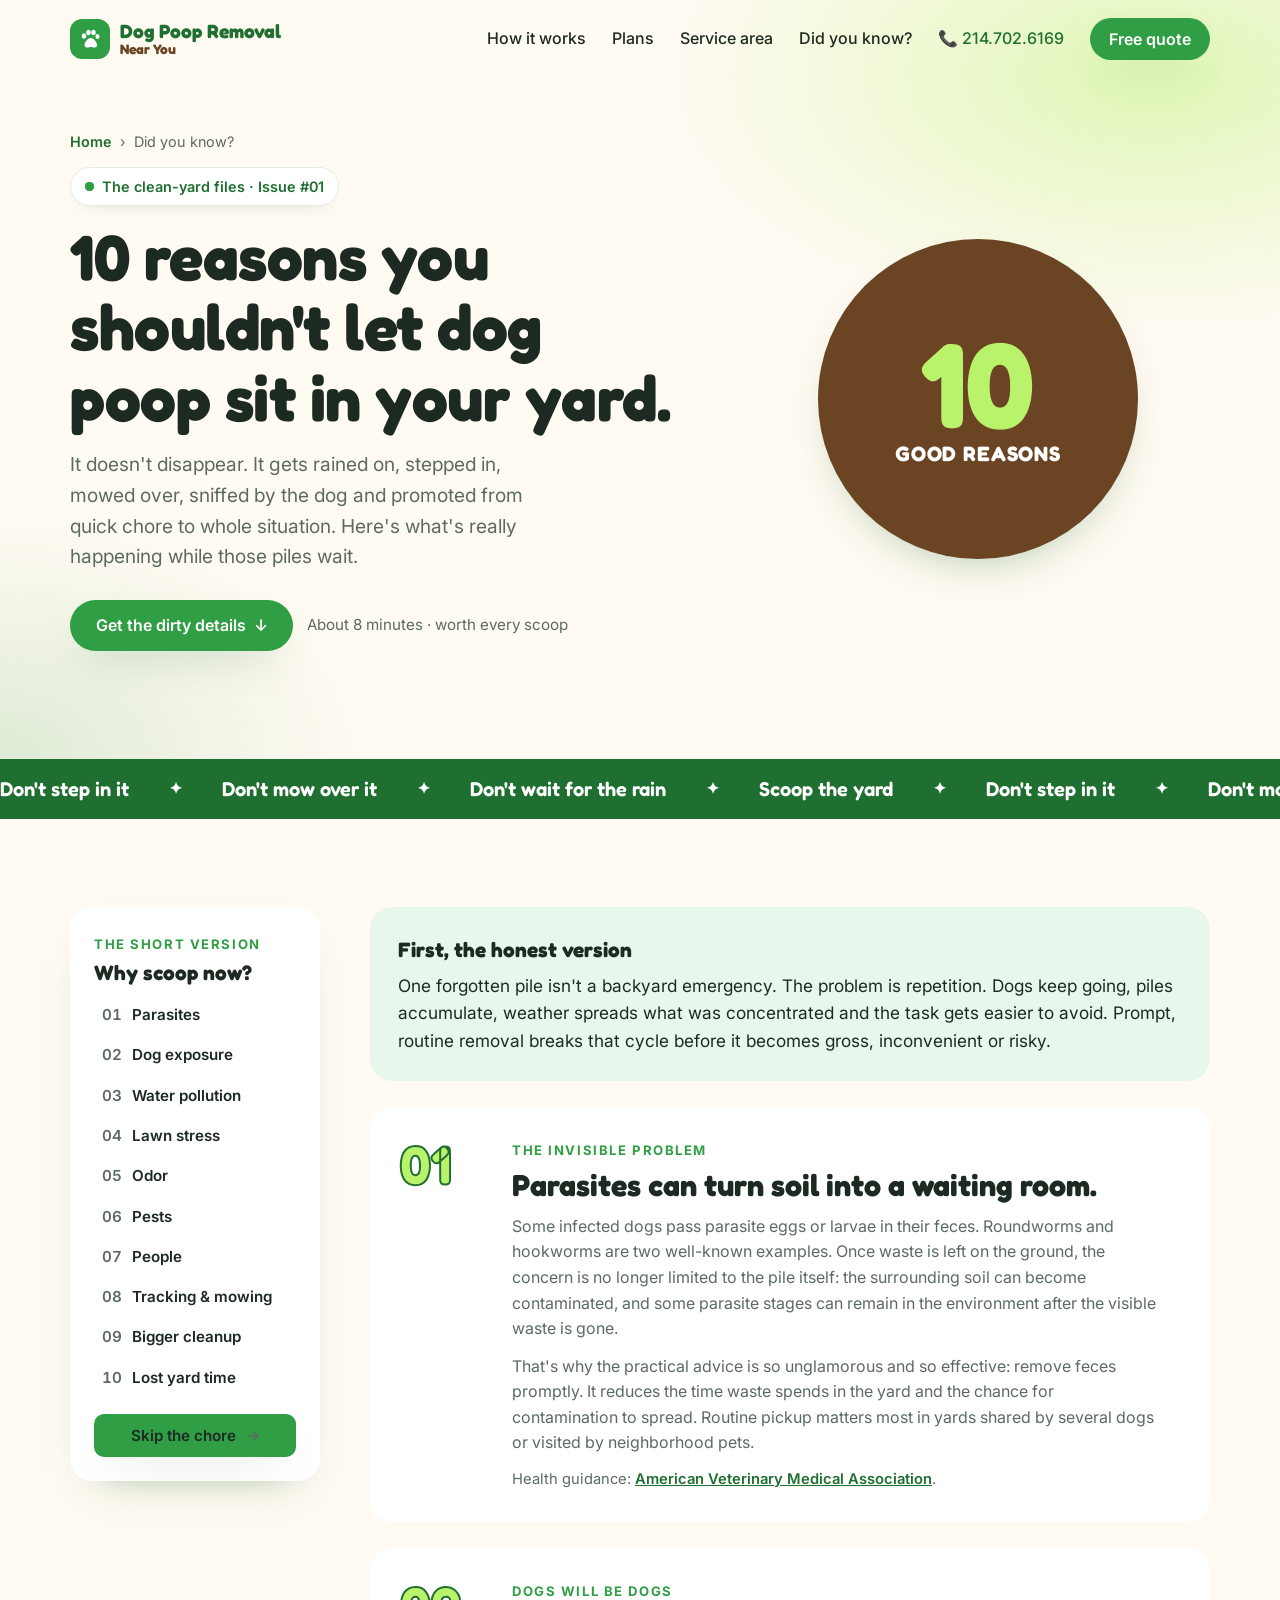
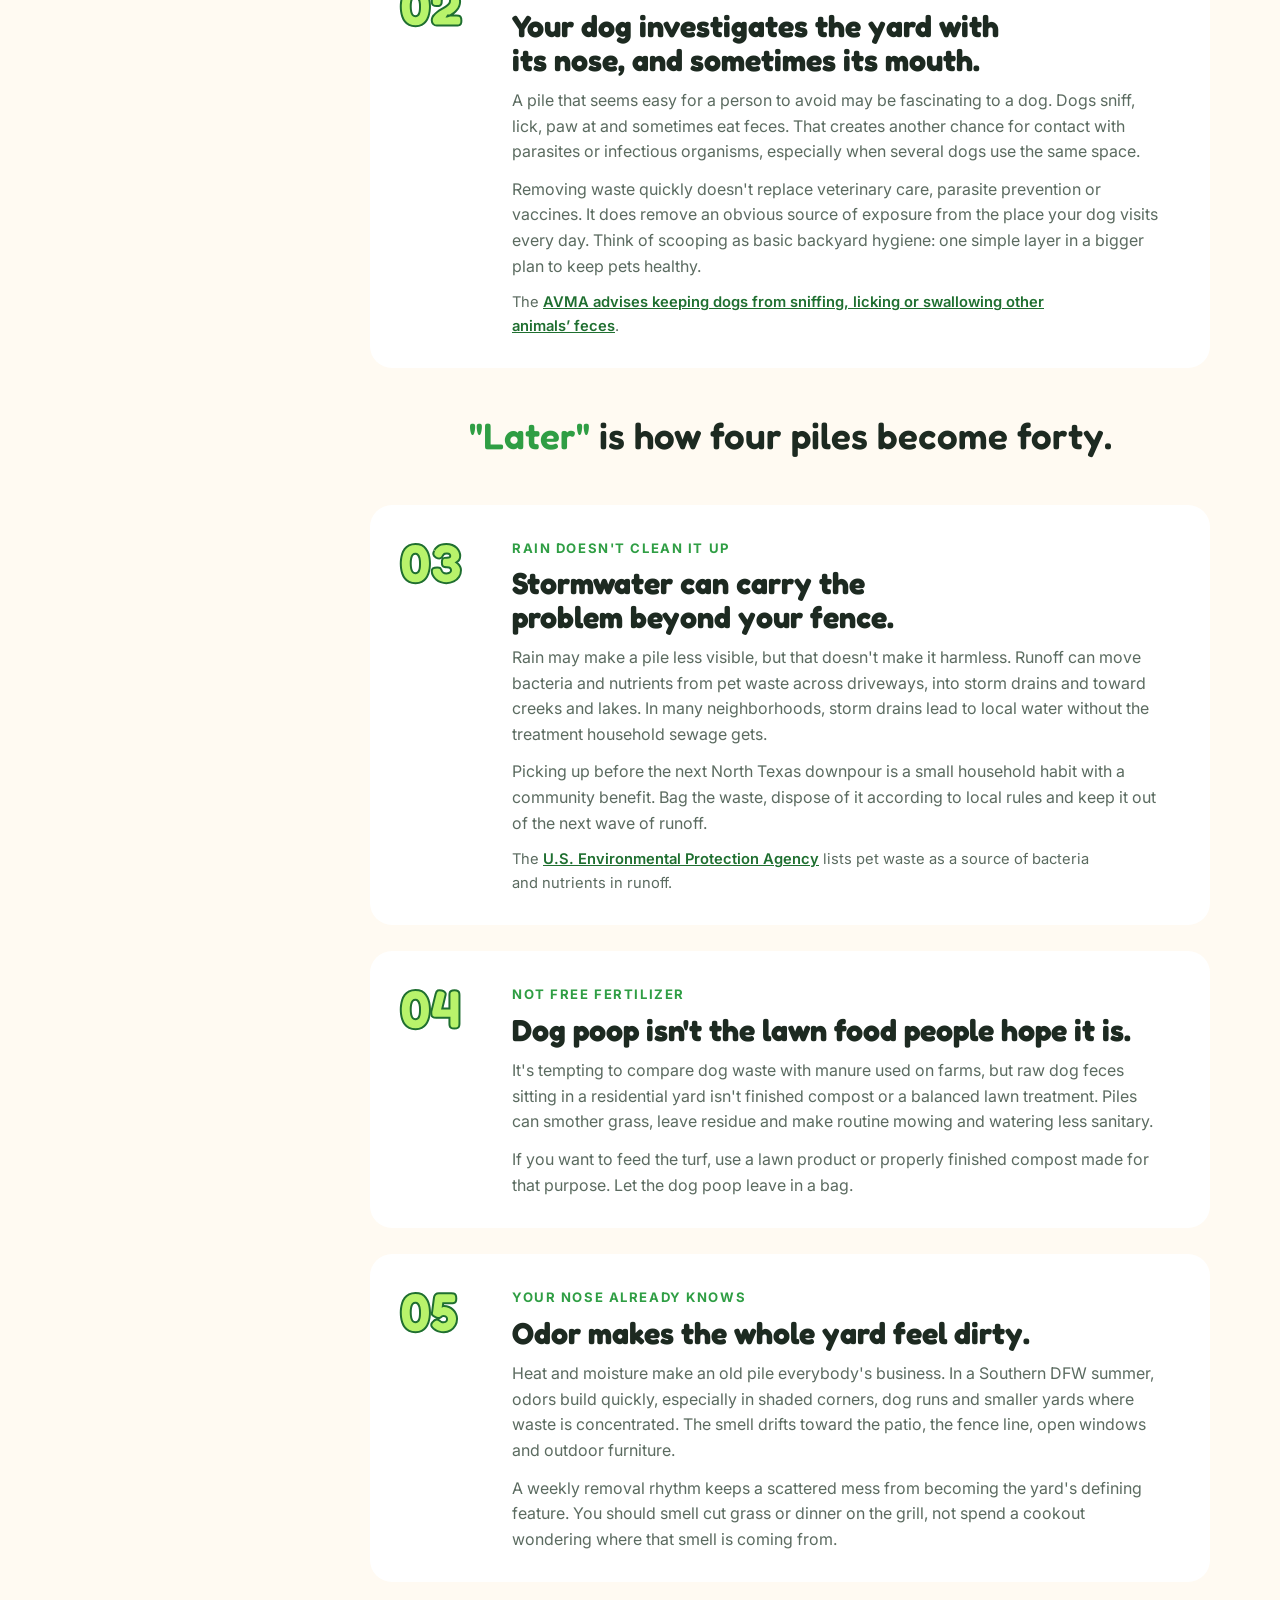
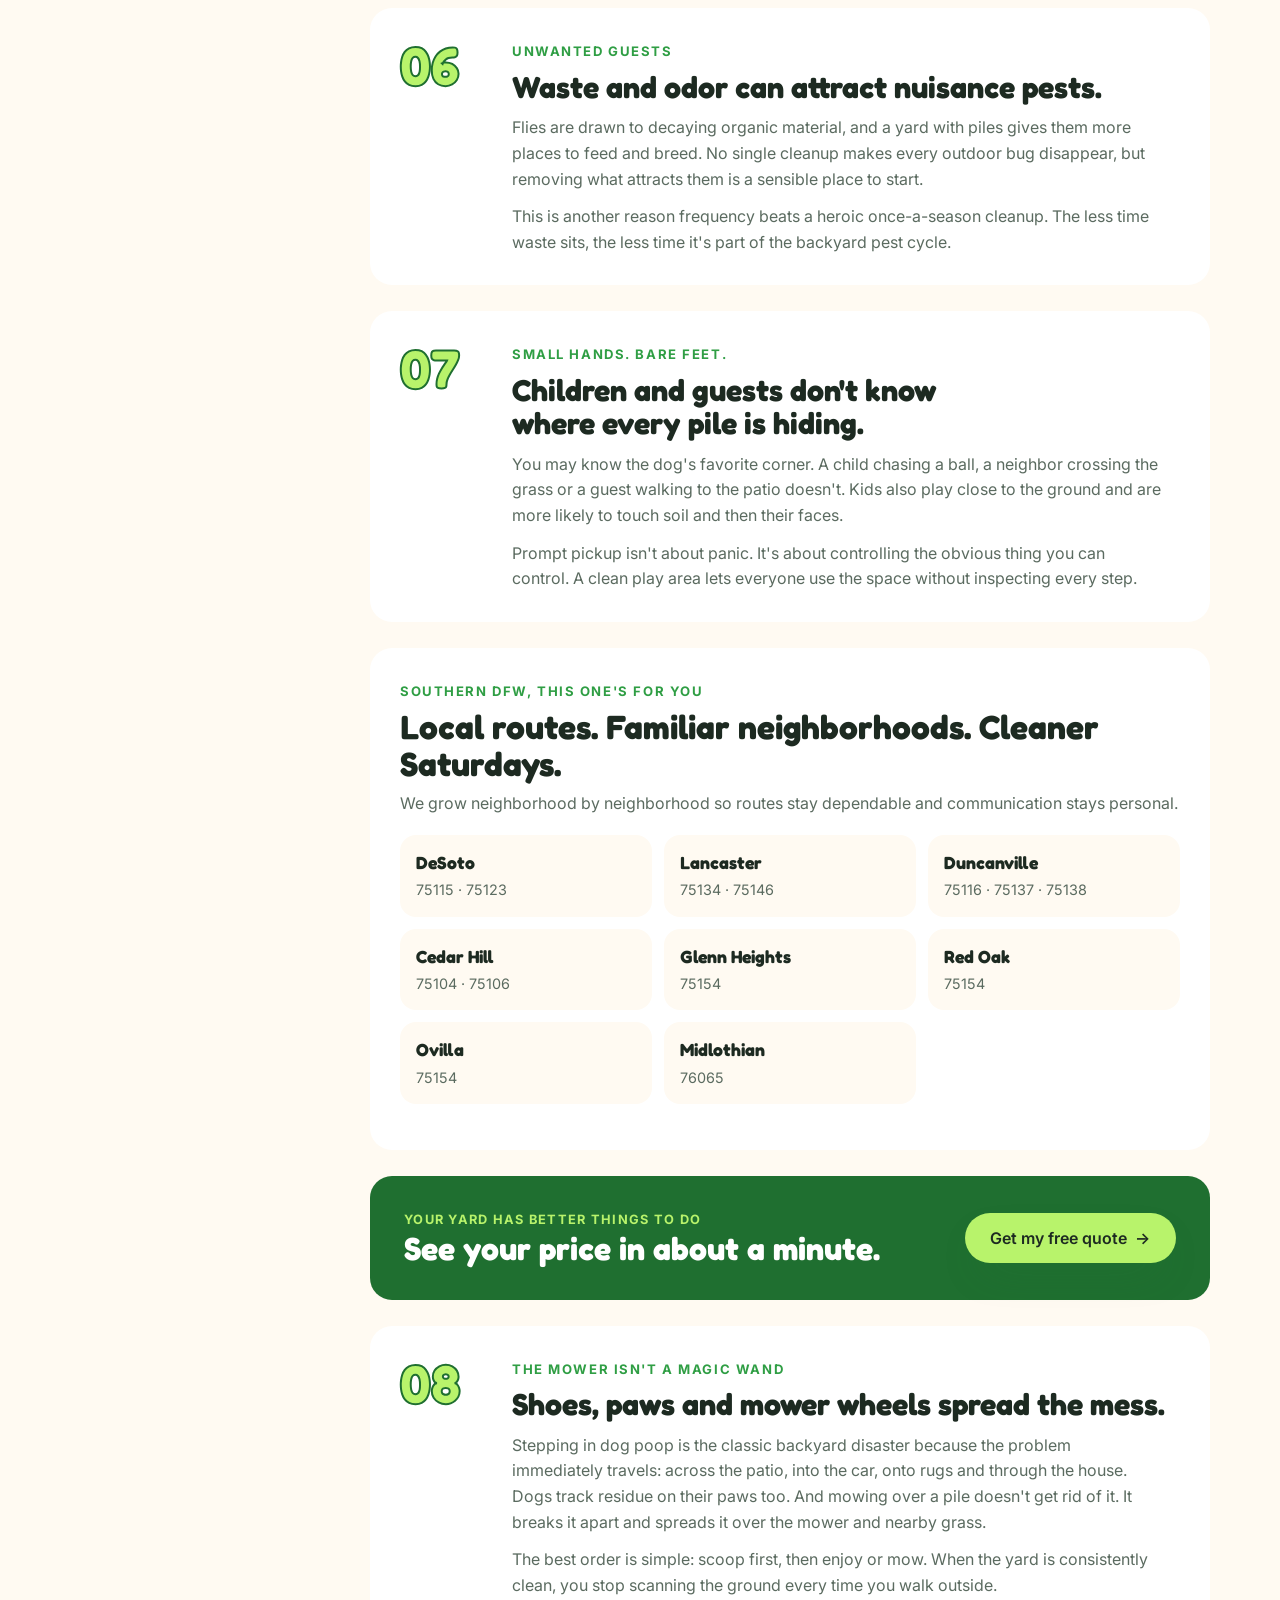
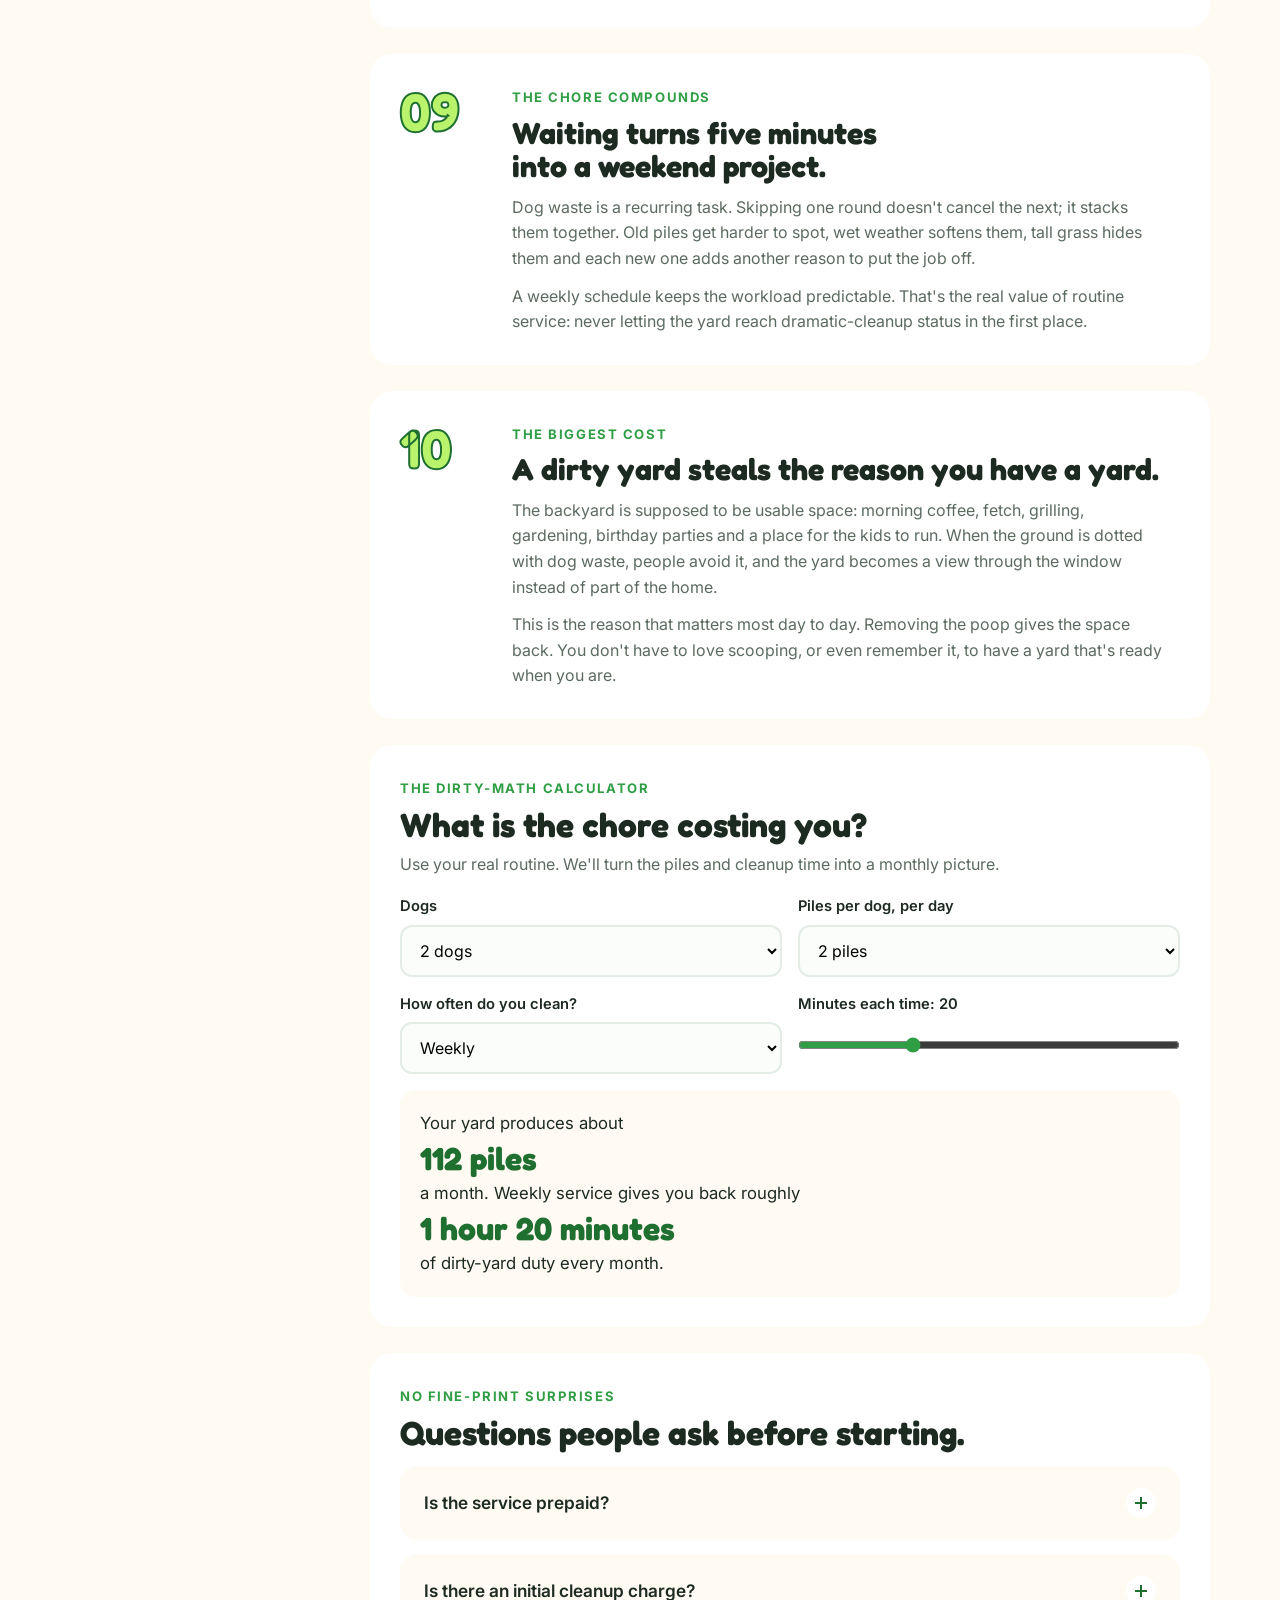
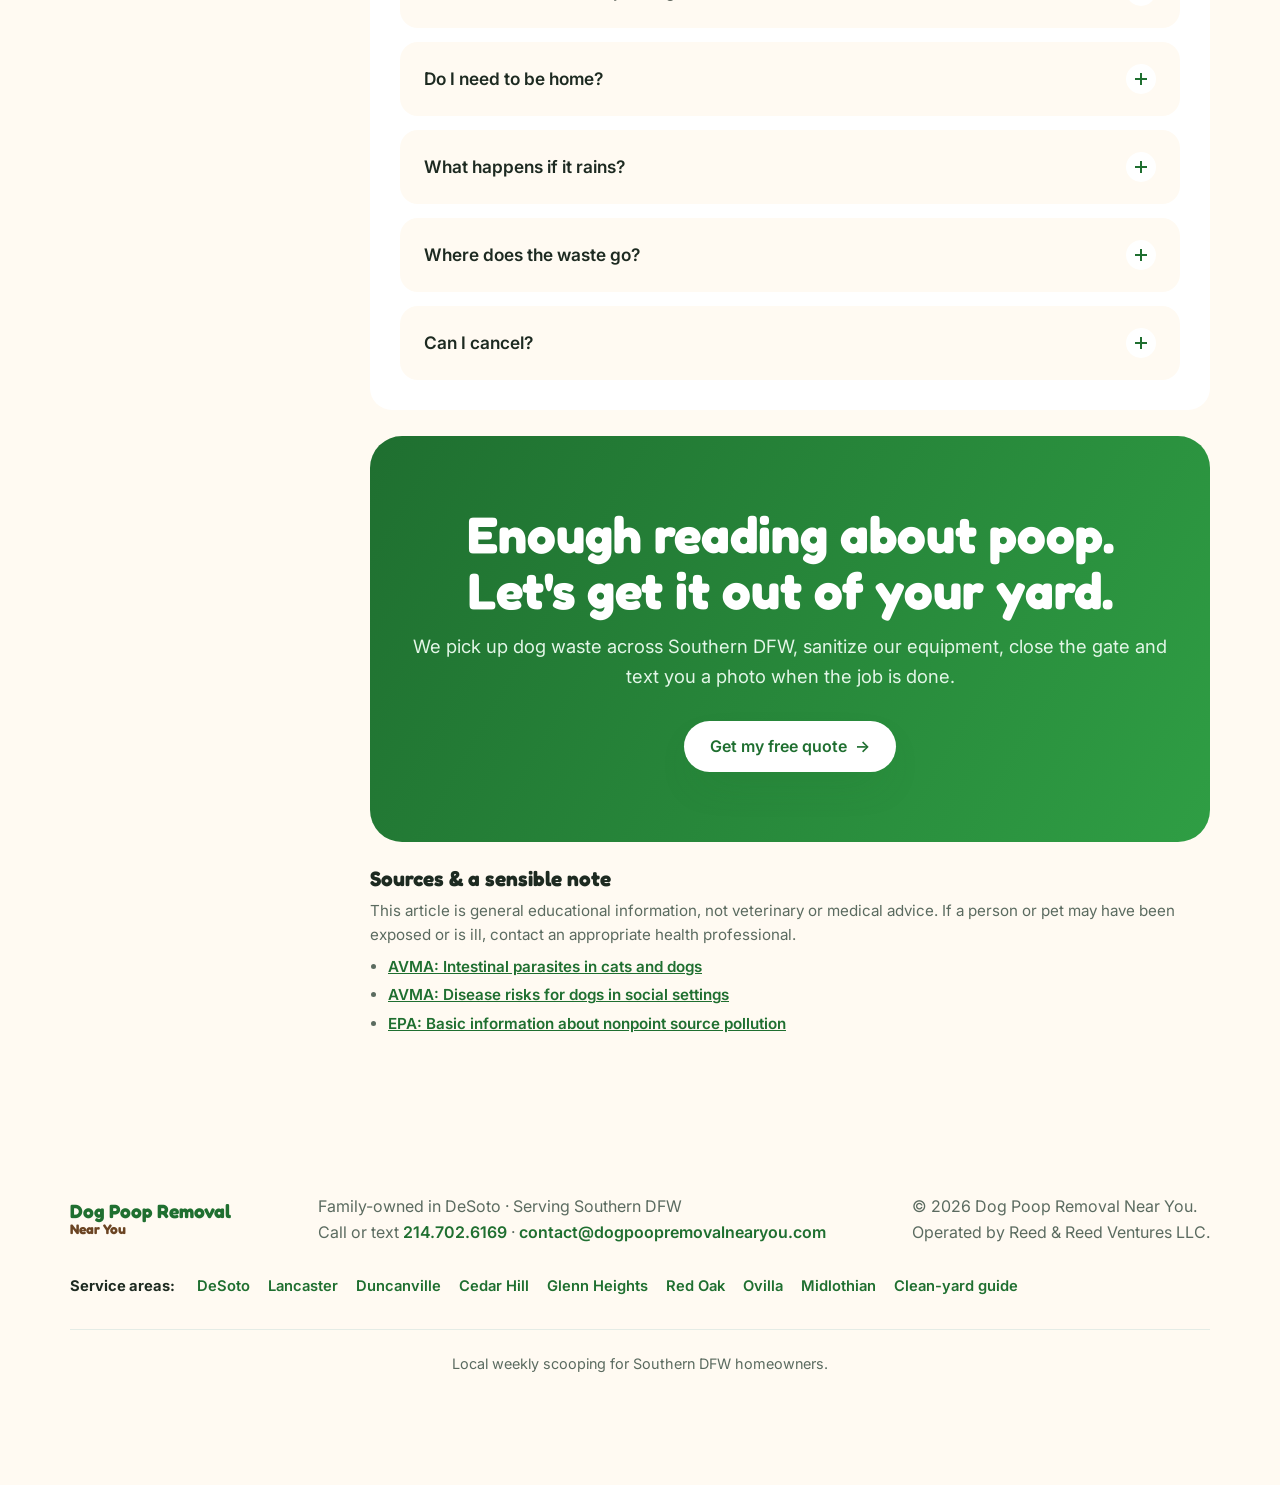
<file: did-you-know/index.html>
<!DOCTYPE html>
<html lang="en">
<head>
  <meta charset="UTF-8">
  <meta name="viewport" content="width=device-width, initial-scale=1.0">
  <title>10 Reasons Not to Leave Dog Poop in Your Yard | Southern DFW</title>
  <meta name="description" content="Why is leaving dog poop in the yard a bad idea? 10 health, lawn, water, pest and quality-of-life reasons, plus an easy weekly cleanup option in Southern DFW.">
  <link rel="canonical" href="https://dogpoopremovalnearyou.com/did-you-know/">
  <meta property="og:title" content="10 Reasons Not to Leave Dog Poop in Your Yard | Southern DFW">
  <meta property="og:description" content="Why is leaving dog poop in the yard a bad idea? 10 health, lawn, water, pest and quality-of-life reasons, plus an easy weekly cleanup option in Southern DFW.">
  <meta property="og:url" content="https://dogpoopremovalnearyou.com/did-you-know/">
  <meta name="theme-color" content="#2f9e44">
  <link rel="icon" type="image/svg+xml" href="data:image/svg+xml,%3Csvg xmlns='http://www.w3.org/2000/svg' viewBox='0 0 24 24'%3E%3Crect width='24' height='24' rx='6' fill='%232f9e44'/%3E%3Cpath d='M12.8 11c-3 0-6.3 4.4-6.3 7 0 1.8 1.4 2.6 3 2.6 1.3 0 2.2-.6 3.3-.6s2 .6 3.3.6c1.6 0 3-.8 3-2.6 0-2.6-3.3-7-6.3-7z' fill='%23fff'/%3E%3C/svg%3E">
  <link rel="preconnect" href="https://fonts.googleapis.com">
  <link rel="preconnect" href="https://fonts.gstatic.com" crossorigin>
  <link href="https://fonts.googleapis.com/css2?family=Fredoka:wght@500;600;700&family=Inter:wght@400;500;600;700&display=swap" rel="stylesheet">
  <link rel="stylesheet" href="../assets/brand.css">
  <script type="application/ld+json">{"@context": "https://schema.org", "@type": "BlogPosting", "headline": "10 reasons you shouldn't let dog poop sit in your yard", "description": "Ten practical reasons to remove dog waste promptly, from parasites and water pollution to lawn hygiene and lost backyard time.", "datePublished": "2026-09-13", "dateModified": "2026-09-26", "author": {"@type": "Person", "name": "Josh Reed"}, "publisher": {"@type": "Organization", "name": "Dog Poop Removal Near You"}, "mainEntityOfPage": "https://dogpoopremovalnearyou.com/did-you-know/"}</script>
  <script type="application/ld+json">{"@context": "https://schema.org", "@type": "FAQPage", "mainEntity": [{"@type": "Question", "name": "Is the service prepaid?", "acceptedAnswer": {"@type": "Answer", "text": "Yes. Service is prepaid monthly with no contract. Your exact price comes with your free quote."}}, {"@type": "Question", "name": "Is there an initial cleanup charge?", "acceptedAnswer": {"@type": "Answer", "text": "Regular pricing assumes the yard has been cleaned in the last 30 days. If there's heavy buildup, we quote any one-time cleanup before doing extra work."}}, {"@type": "Question", "name": "Do I need to be home?", "acceptedAnswer": {"@type": "Answer", "text": "No. We just need safe access to the yard and all dogs kept away from it during the visit."}}, {"@type": "Question", "name": "What happens if it rains?", "acceptedAnswer": {"@type": "Answer", "text": "Light rain doesn't stop us. If conditions make cleanup unsafe or ineffective, we'll let you know and move the visit to the next workable time."}}, {"@type": "Question", "name": "Where does the waste go?", "acceptedAnswer": {"@type": "Answer", "text": "We double-bag it and place it in your outdoor trash bin."}}, {"@type": "Question", "name": "Can I cancel?", "acceptedAnswer": {"@type": "Answer", "text": "Yes. There's no long-term contract. Cancel before your next monthly renewal to stop future charges."}}]}</script>
  <script type="application/ld+json">{"@context": "https://schema.org", "@type": "BreadcrumbList", "itemListElement": [{"@type": "ListItem", "position": 1, "name": "Home", "item": "https://dogpoopremovalnearyou.com/"}, {"@type": "ListItem", "position": 2, "name": "Did you know?", "item": "https://dogpoopremovalnearyou.com/did-you-know/"}]}</script>
</head>
<body>
  <div class="progress" id="progress"></div>
  <header class="nav" id="nav">
    <div class="wrap">
      <a href="../" class="logo" aria-label="Dog Poop Removal Near You home">
        <span class="logo-mark" aria-hidden="true"><svg width="24" height="24" viewBox="0 0 24 24" fill="#fff"><ellipse cx="6" cy="9" rx="2.2" ry="2.8"/><ellipse cx="10.5" cy="5.5" rx="2.2" ry="2.8"/><ellipse cx="15.5" cy="5.5" rx="2.2" ry="2.8"/><ellipse cx="19.5" cy="9.5" rx="2" ry="2.6"/><path d="M12.8 11c-3 0-6.3 4.4-6.3 7 0 1.8 1.4 2.6 3 2.6 1.3 0 2.2-.6 3.3-.6s2 .6 3.3.6c1.6 0 3-.8 3-2.6 0-2.6-3.3-7-6.3-7z"/></svg></span>
        <span class="logo-text">Dog Poop Removal<small>Near You</small></span>
      </a>
      <button class="menu-btn" id="menuBtn" aria-label="Open menu" aria-expanded="false"><span></span><span></span><span></span></button>
      <ul class="nav-links" id="navLinks">
        <li><a href="../#how">How it works</a></li>
        <li><a href="../#plans">Plans</a></li>
        <li><a href="../#areas">Service area</a></li>
        <li><a href="../did-you-know/" aria-current="page">Did you know?</a></li>
        <li><a href="tel:+12147026169" class="nav-phone">📞 214.702.6169</a></li>
        <li><a href="../#estimate" class="btn btn-primary">Free quote</a></li>
      </ul>
    </div>
  </header>

  <main id="top">
    <section class="page-hero">
      <div class="wrap">
        <div>
          <nav class="crumbs reveal" aria-label="Breadcrumb"><a href="../">Home</a><span aria-hidden="true">›</span><span>Did you know?</span></nav>
          <span class="pill reveal" style="margin-top:14px"><span class="pulse"></span> The clean-yard files · Issue #01</span>
          <h1 class="reveal" style="--d:.1s">10 reasons you shouldn't let dog poop sit in your yard.</h1>
          <p class="lead reveal" style="--d:.2s">It doesn't disappear. It gets rained on, stepped in, mowed over, sniffed by the dog and promoted from quick chore to whole situation. Here's what's really happening while those piles wait.</p>
          <div class="hero-cta reveal" style="--d:.3s">
            <a href="#reason-1" class="btn btn-primary">Get the dirty details <span class="arrow">↓</span></a>
            <span class="fine">About 8 minutes · worth every scoop</span>
          </div>
        </div>
        <div class="ten-badge reveal zoom" style="--d:.2s" aria-hidden="true"><div><b>10</b><span>good reasons</span></div></div>
      </div>
    </section>

    <div class="marquee ticker" aria-hidden="true"><div class="marquee-track"><span>Don't step in it</span><span>Don't mow over it</span><span>Don't wait for the rain</span><span>Scoop the yard</span><span>Don't step in it</span><span>Don't mow over it</span><span>Don't wait for the rain</span><span>Scoop the yard</span><span>Don't step in it</span><span>Don't mow over it</span><span>Don't wait for the rain</span><span>Scoop the yard</span><span>Don't step in it</span><span>Don't mow over it</span><span>Don't wait for the rain</span><span>Scoop the yard</span></div></div>

    <section class="block">
      <div class="wrap guide">
        <aside class="toc reveal from-left" aria-label="Article contents">
          <span class="eyebrow">The short version</span>
          <h2>Why scoop now?</h2>
          <ol>
            <li><a href="#reason-1"><span>01</span>Parasites</a></li>
            <li><a href="#reason-2"><span>02</span>Dog exposure</a></li>
            <li><a href="#reason-3"><span>03</span>Water pollution</a></li>
            <li><a href="#reason-4"><span>04</span>Lawn stress</a></li>
            <li><a href="#reason-5"><span>05</span>Odor</a></li>
            <li><a href="#reason-6"><span>06</span>Pests</a></li>
            <li><a href="#reason-7"><span>07</span>People</a></li>
            <li><a href="#reason-8"><span>08</span>Tracking & mowing</a></li>
            <li><a href="#reason-9"><span>09</span>Bigger cleanup</a></li>
            <li><a href="#reason-10"><span>10</span>Lost yard time</a></li>
          </ol>
          <a href="../#estimate" class="btn btn-primary">Skip the chore <span class="arrow">→</span></a>
        </aside>

        <article class="article" id="article">
          <div class="intro-card reveal"><b>First, the honest version</b>One forgotten pile isn't a backyard emergency. The problem is repetition. Dogs keep going, piles accumulate, weather spreads what was concentrated and the task gets easier to avoid. Prompt, routine removal breaks that cycle before it becomes gross, inconvenient or risky.</div>
          <section class="reason reveal" id="reason-1"><div class="reason-num">01</div><div><span class="eyebrow">The invisible problem</span><h2>Parasites can turn soil into a waiting room.</h2><p>Some infected dogs pass parasite eggs or larvae in their feces. Roundworms and hookworms are two well-known examples. Once waste is left on the ground, the concern is no longer limited to the pile itself: the surrounding soil can become contaminated, and some parasite stages can remain in the environment after the visible waste is gone.</p><p>That's why the practical advice is so unglamorous and so effective: remove feces promptly. It reduces the time waste spends in the yard and the chance for contamination to spread. Routine pickup matters most in yards shared by several dogs or visited by neighborhood pets.</p><p class="source-note">Health guidance: <a href="https://www.avma.org/resources-tools/pet-owners/petcare/intestinal-parasites-cats-and-dogs" rel="noopener" target="_blank">American Veterinary Medical Association</a>.</p></div></section>
          <section class="reason reveal" id="reason-2"><div class="reason-num">02</div><div><span class="eyebrow">Dogs will be dogs</span><h2>Your dog investigates the yard with its nose, and sometimes its mouth.</h2><p>A pile that seems easy for a person to avoid may be fascinating to a dog. Dogs sniff, lick, paw at and sometimes eat feces. That creates another chance for contact with parasites or infectious organisms, especially when several dogs use the same space.</p><p>Removing waste quickly doesn't replace veterinary care, parasite prevention or vaccines. It does remove an obvious source of exposure from the place your dog visits every day. Think of scooping as basic backyard hygiene: one simple layer in a bigger plan to keep pets healthy.</p><p class="source-note">The <a href="https://www.avma.org/resources-tools/pet-owners/petcare/disease-risks-dogs-social-settings" rel="noopener" target="_blank">AVMA advises keeping dogs from sniffing, licking or swallowing other animals’ feces</a>.</p></div></section>
          <p class="pull-quote reveal"><span>"Later"</span> is how four piles become forty.</p>
          <section class="reason reveal" id="reason-3"><div class="reason-num">03</div><div><span class="eyebrow">Rain doesn't clean it up</span><h2>Stormwater can carry the problem beyond your fence.</h2><p>Rain may make a pile less visible, but that doesn't make it harmless. Runoff can move bacteria and nutrients from pet waste across driveways, into storm drains and toward creeks and lakes. In many neighborhoods, storm drains lead to local water without the treatment household sewage gets.</p><p>Picking up before the next North Texas downpour is a small household habit with a community benefit. Bag the waste, dispose of it according to local rules and keep it out of the next wave of runoff.</p><p class="source-note">The <a href="https://www.epa.gov/nps/basic-information-about-nonpoint-source-nps-pollution" rel="noopener" target="_blank">U.S. Environmental Protection Agency</a> lists pet waste as a source of bacteria and nutrients in runoff.</p></div></section>
          <section class="reason reveal" id="reason-4"><div class="reason-num">04</div><div><span class="eyebrow">Not free fertilizer</span><h2>Dog poop isn't the lawn food people hope it is.</h2><p>It's tempting to compare dog waste with manure used on farms, but raw dog feces sitting in a residential yard isn't finished compost or a balanced lawn treatment. Piles can smother grass, leave residue and make routine mowing and watering less sanitary.</p><p>If you want to feed the turf, use a lawn product or properly finished compost made for that purpose. Let the dog poop leave in a bag.</p></div></section>
          <section class="reason reveal" id="reason-5"><div class="reason-num">05</div><div><span class="eyebrow">Your nose already knows</span><h2>Odor makes the whole yard feel dirty.</h2><p>Heat and moisture make an old pile everybody's business. In a Southern DFW summer, odors build quickly, especially in shaded corners, dog runs and smaller yards where waste is concentrated. The smell drifts toward the patio, the fence line, open windows and outdoor furniture.</p><p>A weekly removal rhythm keeps a scattered mess from becoming the yard's defining feature. You should smell cut grass or dinner on the grill, not spend a cookout wondering where that smell is coming from.</p></div></section>
          <section class="reason reveal" id="reason-6"><div class="reason-num">06</div><div><span class="eyebrow">Unwanted guests</span><h2>Waste and odor can attract nuisance pests.</h2><p>Flies are drawn to decaying organic material, and a yard with piles gives them more places to feed and breed. No single cleanup makes every outdoor bug disappear, but removing what attracts them is a sensible place to start.</p><p>This is another reason frequency beats a heroic once-a-season cleanup. The less time waste sits, the less time it's part of the backyard pest cycle.</p></div></section>
          <section class="reason reveal" id="reason-7"><div class="reason-num">07</div><div><span class="eyebrow">Small hands. Bare feet.</span><h2>Children and guests don't know where every pile is hiding.</h2><p>You may know the dog's favorite corner. A child chasing a ball, a neighbor crossing the grass or a guest walking to the patio doesn't. Kids also play close to the ground and are more likely to touch soil and then their faces.</p><p>Prompt pickup isn't about panic. It's about controlling the obvious thing you can control. A clean play area lets everyone use the space without inspecting every step.</p></div></section>
          <section class="calc reveal">
            <span class="eyebrow">Southern DFW, this one's for you</span>
            <h2>Local routes. Familiar neighborhoods. Cleaner Saturdays.</h2>
            <p>We grow neighborhood by neighborhood so routes stay dependable and communication stays personal.</p>
            <div class="city-grid"><a href="../dog-poop-removal-desoto-tx/"><b>DeSoto</b><span>75115 · 75123</span></a><a href="../dog-poop-removal-lancaster-tx/"><b>Lancaster</b><span>75134 · 75146</span></a><a href="../dog-poop-removal-duncanville-tx/"><b>Duncanville</b><span>75116 · 75137 · 75138</span></a><a href="../dog-poop-removal-cedar-hill-tx/"><b>Cedar Hill</b><span>75104 · 75106</span></a><a href="../dog-poop-removal-glenn-heights-tx/"><b>Glenn Heights</b><span>75154</span></a><a href="../dog-poop-removal-red-oak-tx/"><b>Red Oak</b><span>75154</span></a><a href="../dog-poop-removal-ovilla-tx/"><b>Ovilla</b><span>75154</span></a><a href="../dog-poop-removal-midlothian-tx/"><b>Midlothian</b><span>76065</span></a></div>
          </section>
          <aside class="mid-cta reveal"><div><p>Your yard has better things to do</p><h2>See your price in about a minute.</h2></div><a class="btn btn-primary" href="../#estimate">Get my free quote <span class="arrow">→</span></a></aside>
          <section class="reason reveal" id="reason-8"><div class="reason-num">08</div><div><span class="eyebrow">The mower isn't a magic wand</span><h2>Shoes, paws and mower wheels spread the mess.</h2><p>Stepping in dog poop is the classic backyard disaster because the problem immediately travels: across the patio, into the car, onto rugs and through the house. Dogs track residue on their paws too. And mowing over a pile doesn't get rid of it. It breaks it apart and spreads it over the mower and nearby grass.</p><p>The best order is simple: scoop first, then enjoy or mow. When the yard is consistently clean, you stop scanning the ground every time you walk outside.</p></div></section>
          <section class="reason reveal" id="reason-9"><div class="reason-num">09</div><div><span class="eyebrow">The chore compounds</span><h2>Waiting turns five minutes into a weekend project.</h2><p>Dog waste is a recurring task. Skipping one round doesn't cancel the next; it stacks them together. Old piles get harder to spot, wet weather softens them, tall grass hides them and each new one adds another reason to put the job off.</p><p>A weekly schedule keeps the workload predictable. That's the real value of routine service: never letting the yard reach dramatic-cleanup status in the first place.</p></div></section>
          <section class="reason reveal" id="reason-10"><div class="reason-num">10</div><div><span class="eyebrow">The biggest cost</span><h2>A dirty yard steals the reason you have a yard.</h2><p>The backyard is supposed to be usable space: morning coffee, fetch, grilling, gardening, birthday parties and a place for the kids to run. When the ground is dotted with dog waste, people avoid it, and the yard becomes a view through the window instead of part of the home.</p><p>This is the reason that matters most day to day. Removing the poop gives the space back. You don't have to love scooping, or even remember it, to have a yard that's ready when you are.</p></div></section>

          <section class="calc reveal" aria-labelledby="calc-title">
            <span class="eyebrow">The dirty-math calculator</span>
            <h2 id="calc-title">What is the chore costing you?</h2>
            <p>Use your real routine. We'll turn the piles and cleanup time into a monthly picture.</p>
            <form class="calc-grid" id="calc" onsubmit="return false">
              <div class="field"><label for="calcDogs">Dogs</label><select id="calcDogs"><option value="1">1 dog</option><option value="2" selected>2 dogs</option><option value="3">3 dogs</option><option value="4">4 dogs</option></select></div>
              <div class="field"><label for="calcPiles">Piles per dog, per day</label><select id="calcPiles"><option value="1">1 pile</option><option value="2" selected>2 piles</option><option value="3">3 piles</option></select></div>
              <div class="field"><label for="calcFreq">How often do you clean?</label><select id="calcFreq"><option value="28">Daily</option><option value="12">3 times a week</option><option value="8">Twice a week</option><option value="4" selected>Weekly</option></select></div>
              <div class="field"><label for="calcMin">Minutes each time: <output id="calcMinOut">20</output></label><input id="calcMin" type="range" min="5" max="60" step="5" value="20"></div>
              <div class="calc-out" id="calcOut" aria-live="polite">
                <span>Your yard produces about</span><strong id="calcPilesOut">112 piles</strong>
                <span>a month. Weekly service gives you back roughly</span><strong id="calcTimeOut">1 hour 20 minutes</strong>
                <span>of dirty-yard duty every month.</span>
              </div>
            </form>
          </section>

          <section class="calc reveal">
            <span class="eyebrow">No fine-print surprises</span>
            <h2>Questions people ask before starting.</h2>
            <div class="faqs" style="margin-top:14px">
              <details class="reveal"><summary>Is the service prepaid?<i></i></summary><div class="faq-body"><p>Yes. Service is prepaid monthly with no contract. Your exact price comes with your free quote.</p></div></details>
          <details class="reveal" style="--d:0.05s"><summary>Is there an initial cleanup charge?<i></i></summary><div class="faq-body"><p>Regular pricing assumes the yard has been cleaned in the last 30 days. If there's heavy buildup, we quote any one-time cleanup before doing extra work.</p></div></details>
          <details class="reveal" style="--d:0.10s"><summary>Do I need to be home?<i></i></summary><div class="faq-body"><p>No. We just need safe access to the yard and all dogs kept away from it during the visit.</p></div></details>
          <details class="reveal" style="--d:0.15s"><summary>What happens if it rains?<i></i></summary><div class="faq-body"><p>Light rain doesn't stop us. If conditions make cleanup unsafe or ineffective, we'll let you know and move the visit to the next workable time.</p></div></details>
          <details class="reveal" style="--d:0.20s"><summary>Where does the waste go?<i></i></summary><div class="faq-body"><p>We double-bag it and place it in your outdoor trash bin.</p></div></details>
          <details class="reveal" style="--d:0.25s"><summary>Can I cancel?<i></i></summary><div class="faq-body"><p>Yes. There's no long-term contract. Cancel before your next monthly renewal to stop future charges.</p></div></details>
            </div>
          </section>

          <div class="cta reveal zoom" id="cta">
            <h2>Enough reading about poop. Let's get it out of your yard.</h2>
            <p>We pick up dog waste across Southern DFW, sanitize our equipment, close the gate and text you a photo when the job is done.</p>
            <a href="../#estimate" class="btn btn-primary">Get my free quote <span class="arrow">→</span></a>
          </div>

          <section class="sources reveal">
            <h2>Sources &amp; a sensible note</h2>
            <p>This article is general educational information, not veterinary or medical advice. If a person or pet may have been exposed or is ill, contact an appropriate health professional.</p>
            <ul>
              <li><a href="https://www.avma.org/resources-tools/pet-owners/petcare/intestinal-parasites-cats-and-dogs" target="_blank" rel="noopener">AVMA: Intestinal parasites in cats and dogs</a></li>
              <li><a href="https://www.avma.org/resources-tools/pet-owners/petcare/disease-risks-dogs-social-settings" target="_blank" rel="noopener">AVMA: Disease risks for dogs in social settings</a></li>
              <li><a href="https://www.epa.gov/nps/basic-information-about-nonpoint-source-nps-pollution" target="_blank" rel="noopener">EPA: Basic information about nonpoint source pollution</a></li>
            </ul>
          </section>
        </article>
      </div>
    </section>
  </main>

  <script>
    // Dirty-math calculator: piles per month and time spent scooping, no pricing.
    (function () {
      const $ = id => document.getElementById(id);
      const out = $('calcOut');
      function update() {
        const dogs = +$('calcDogs').value, piles = +$('calcPiles').value, freq = +$('calcFreq').value, mins = +$('calcMin').value;
        const total = mins * freq, h = Math.floor(total / 60), m = total % 60;
        $('calcMinOut').textContent = mins;
        $('calcPilesOut').textContent = (dogs * piles * 28) + ' piles';
        $('calcTimeOut').textContent = [h ? h + ' hour' + (h === 1 ? '' : 's') : '', m ? m + ' minutes' : ''].filter(Boolean).join(' ');
        out.classList.remove('bump'); void out.offsetWidth; out.classList.add('bump');
      }
      $('calc').addEventListener('input', update);
      update();
    })();
  </script>
  <footer>
    <div class="wrap">
      <a href="../" class="logo"><span class="logo-text">Dog Poop Removal<small>Near You</small></span></a>
      <p>Family-owned in DeSoto · Serving Southern DFW<br>Call or text <a href="tel:+12147026169">214.702.6169</a> · <a href="mailto:contact@dogpoopremovalnearyou.com">contact@dogpoopremovalnearyou.com</a></p>
      <p>© <span id="year">2026</span> Dog Poop Removal Near You.<br>Operated by Reed &amp; Reed Ventures LLC.</p>
      <p class="footer-links"><b>Service areas:</b> <a href="../dog-poop-removal-desoto-tx/">DeSoto</a> <a href="../dog-poop-removal-lancaster-tx/">Lancaster</a> <a href="../dog-poop-removal-duncanville-tx/">Duncanville</a> <a href="../dog-poop-removal-cedar-hill-tx/">Cedar Hill</a> <a href="../dog-poop-removal-glenn-heights-tx/">Glenn Heights</a> <a href="../dog-poop-removal-red-oak-tx/">Red Oak</a> <a href="../dog-poop-removal-ovilla-tx/">Ovilla</a> <a href="../dog-poop-removal-midlothian-tx/">Midlothian</a> <a href="../did-you-know/">Clean-yard guide</a></p>
      <p class="family">Local weekly scooping for Southern DFW homeowners.</p>
    </div>
  </footer>

  <div class="sticky-cta" id="stickyCta">
    <a href="../#estimate" class="btn btn-primary">Free quote</a>
    <a href="tel:+12147026169" class="btn btn-ghost">📞 Call / text</a>
  </div>

  <script src="../assets/brand.js"></script>
</body>
</html>
</file>
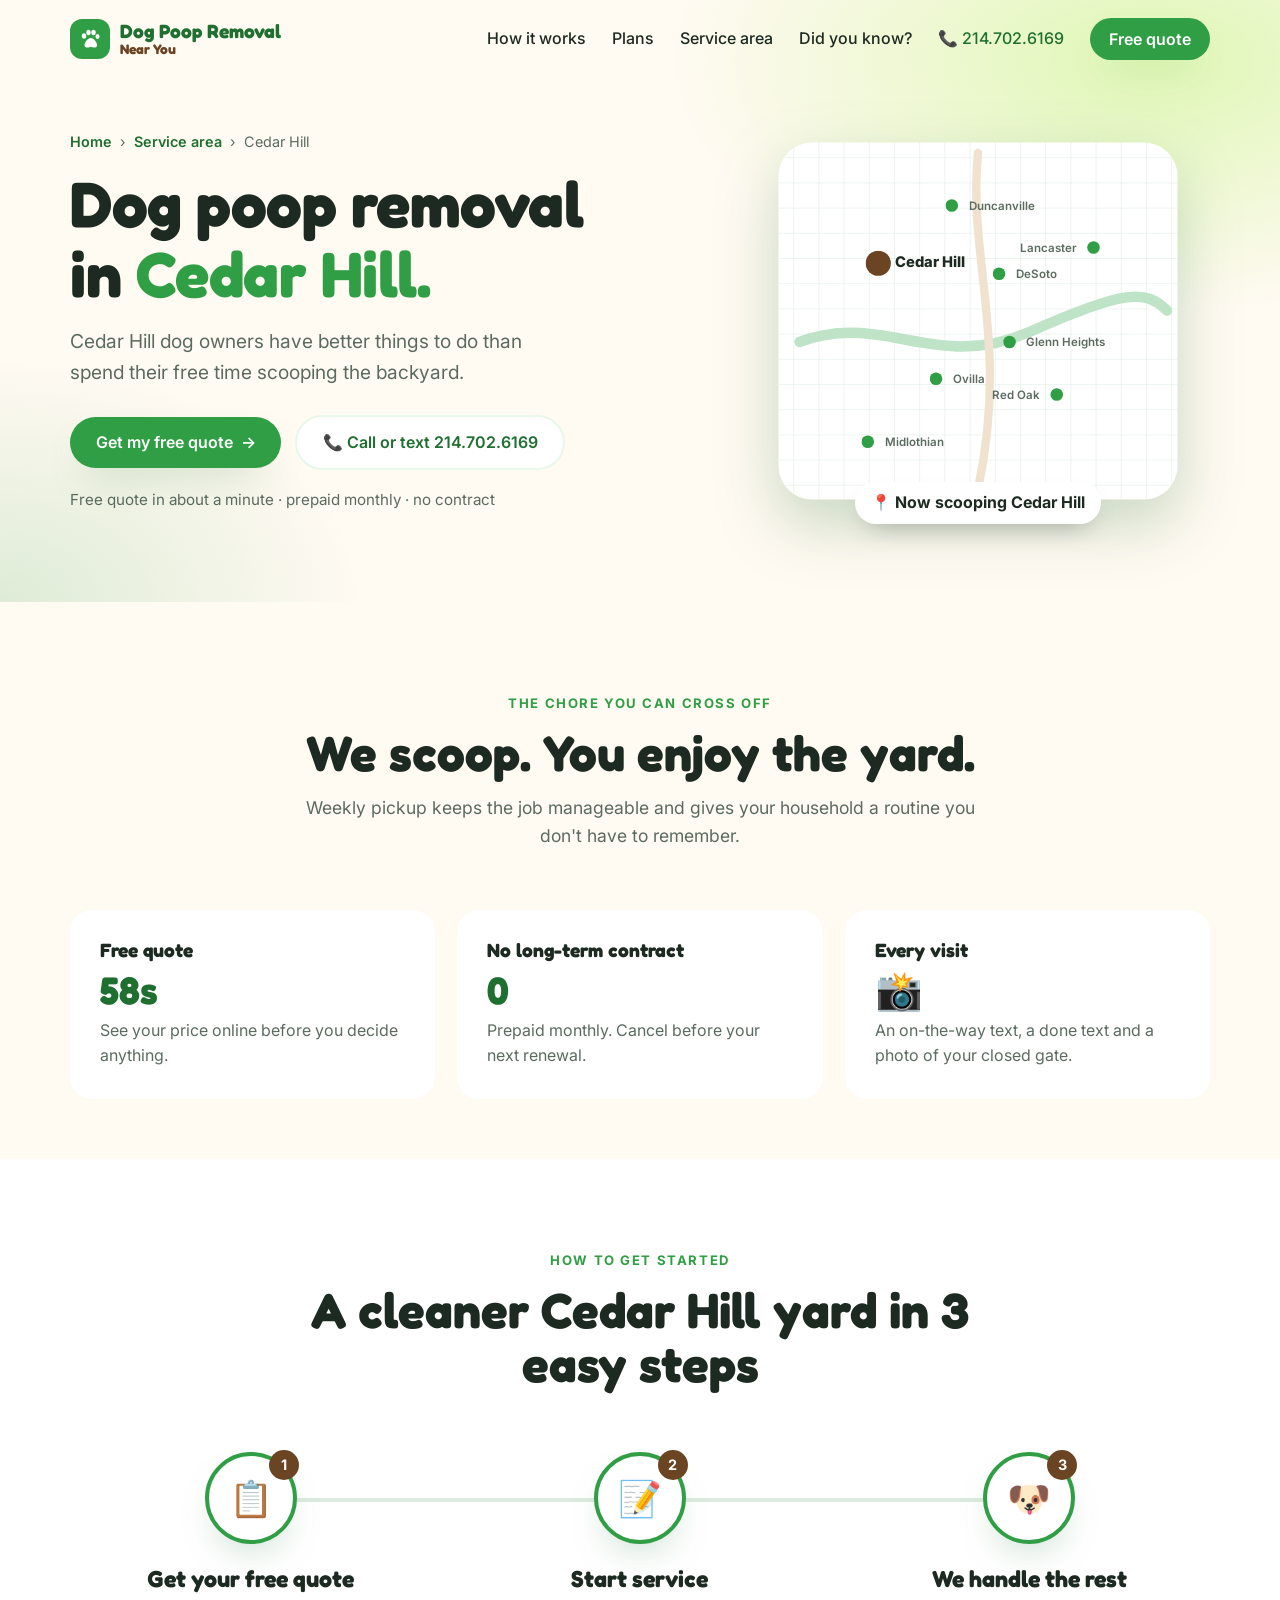
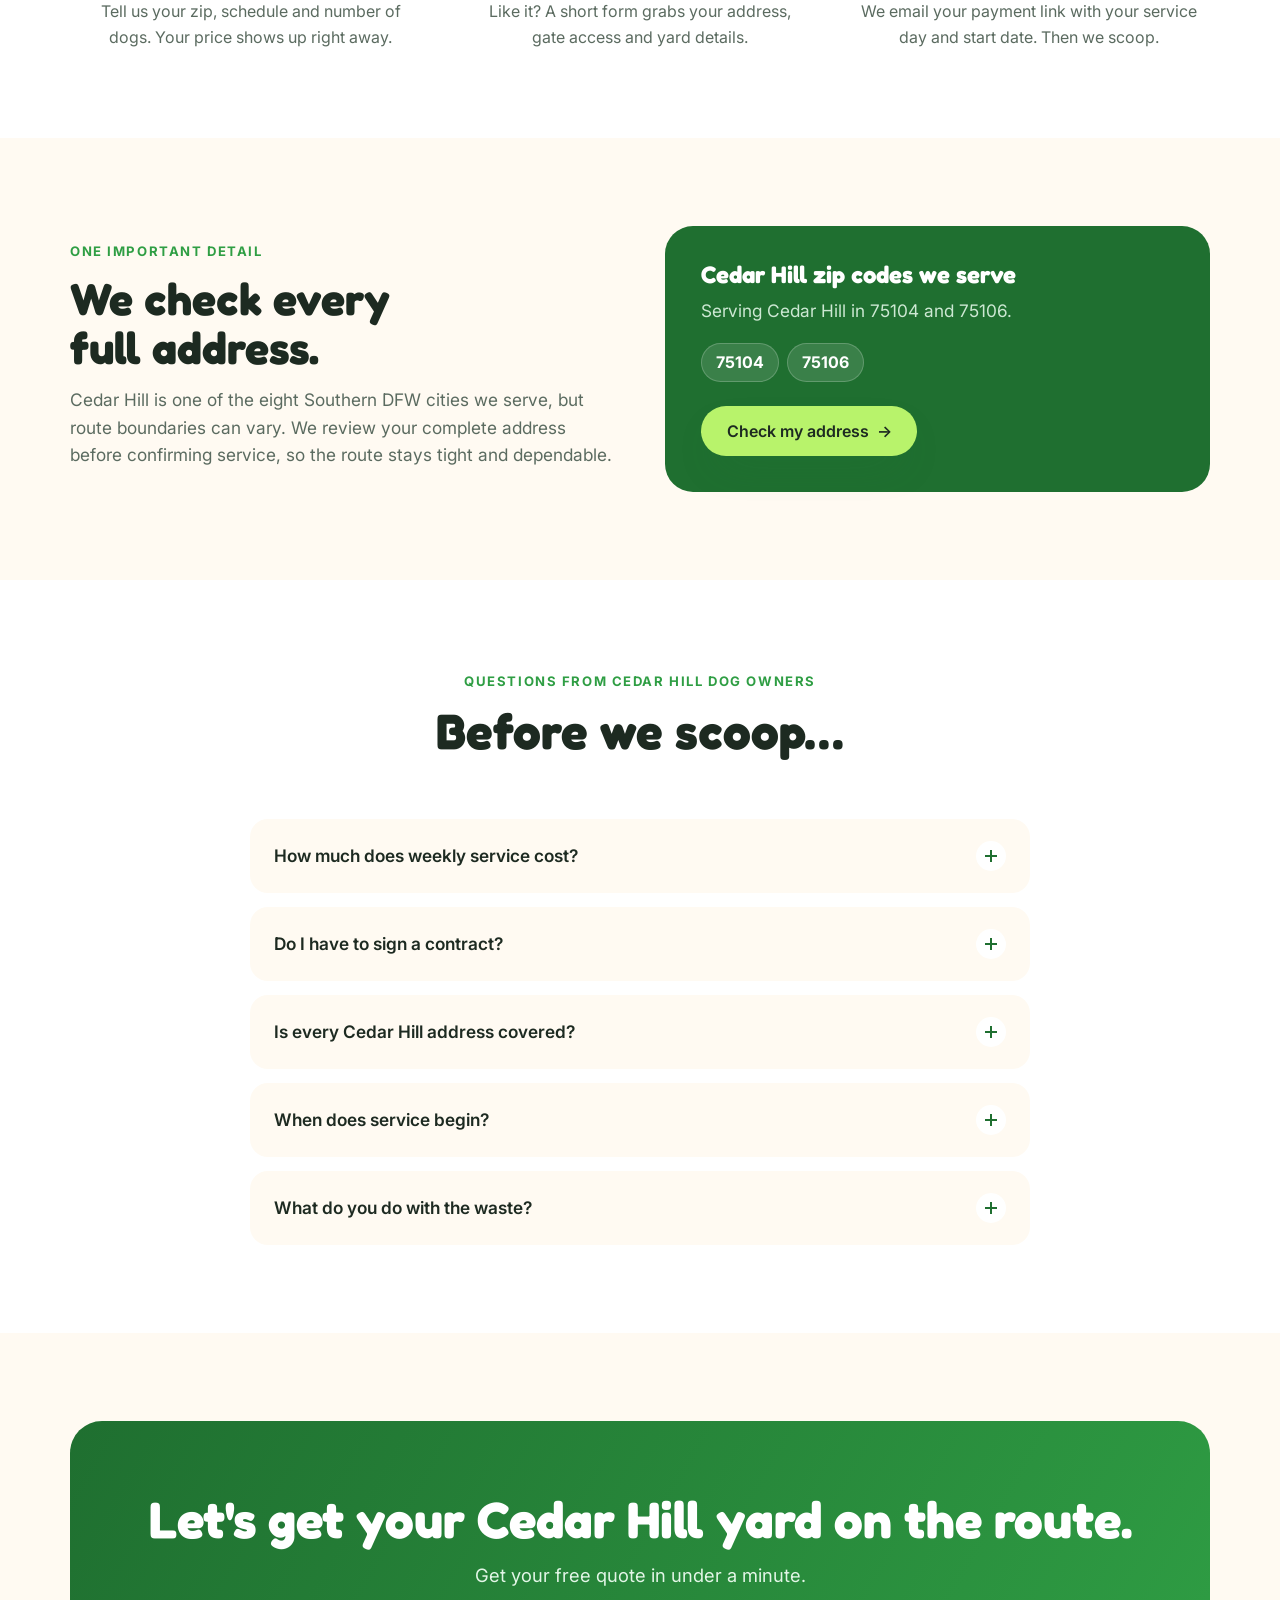
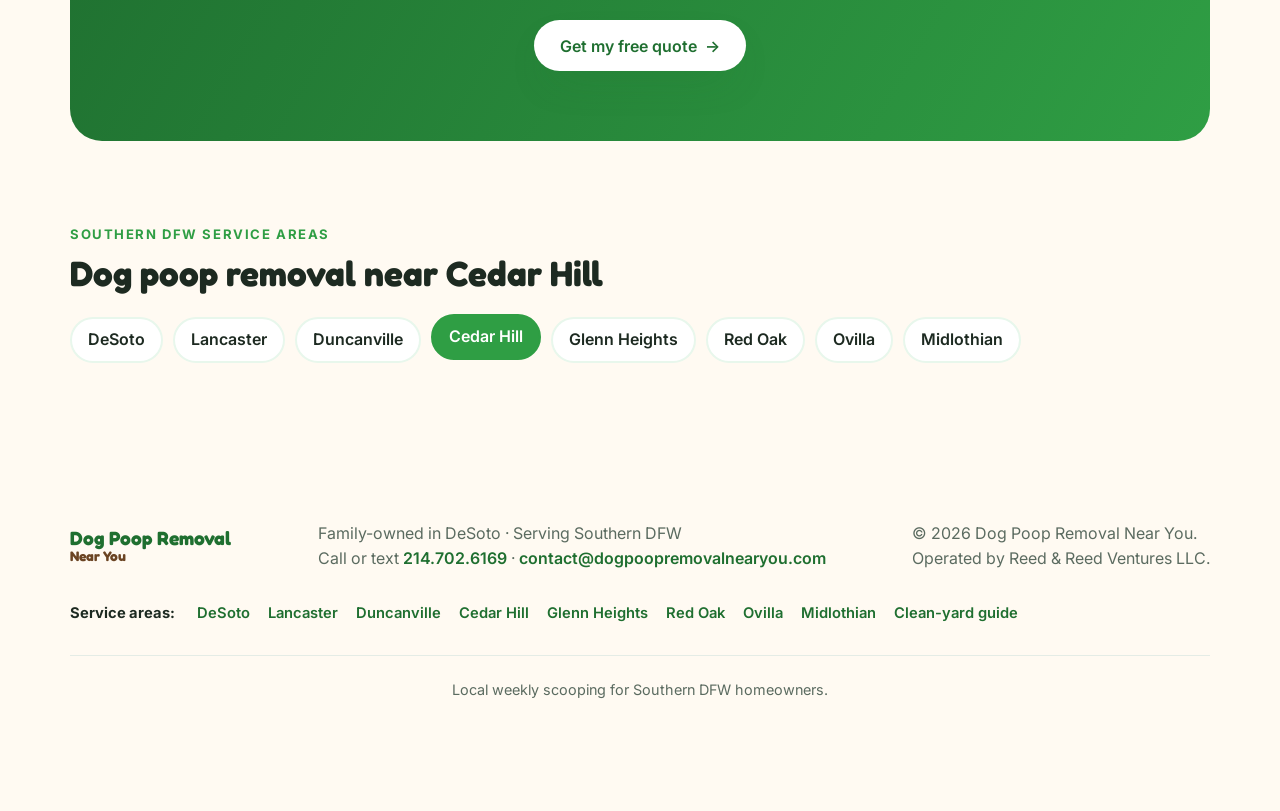
<file: dog-poop-removal-cedar-hill-tx/index.html>
<!DOCTYPE html>
<html lang="en">
<head>
  <meta charset="UTF-8">
  <meta name="viewport" content="width=device-width, initial-scale=1.0">
  <title>Dog Poop Removal in Cedar Hill, TX | Free Quote</title>
  <meta name="description" content="Dog poop removal in Cedar Hill, TX from a local, family-owned team. Weekly or every-other-week yard cleanup, prepaid monthly, no contract. Get a free quote in about a minute.">
  <link rel="canonical" href="https://dogpoopremovalnearyou.com/dog-poop-removal-cedar-hill-tx/">
  <meta property="og:title" content="Dog Poop Removal in Cedar Hill, TX | Free Quote">
  <meta property="og:description" content="Dog poop removal in Cedar Hill, TX from a local, family-owned team. Weekly or every-other-week yard cleanup, prepaid monthly, no contract. Get a free quote in about a minute.">
  <meta property="og:url" content="https://dogpoopremovalnearyou.com/dog-poop-removal-cedar-hill-tx/">
  <meta name="theme-color" content="#2f9e44">
  <link rel="icon" type="image/svg+xml" href="data:image/svg+xml,%3Csvg xmlns='http://www.w3.org/2000/svg' viewBox='0 0 24 24'%3E%3Crect width='24' height='24' rx='6' fill='%232f9e44'/%3E%3Cpath d='M12.8 11c-3 0-6.3 4.4-6.3 7 0 1.8 1.4 2.6 3 2.6 1.3 0 2.2-.6 3.3-.6s2 .6 3.3.6c1.6 0 3-.8 3-2.6 0-2.6-3.3-7-6.3-7z' fill='%23fff'/%3E%3C/svg%3E">
  <link rel="preconnect" href="https://fonts.googleapis.com">
  <link rel="preconnect" href="https://fonts.gstatic.com" crossorigin>
  <link href="https://fonts.googleapis.com/css2?family=Fredoka:wght@500;600;700&family=Inter:wght@400;500;600;700&display=swap" rel="stylesheet">
  <link rel="stylesheet" href="../assets/brand.css">
  <script type="application/ld+json">{"@context": "https://schema.org", "@type": "Service", "name": "Dog poop removal in Cedar Hill, Texas", "serviceType": "Dog waste removal", "description": "Weekly and every-other-week dog poop removal in Cedar Hill, TX. Free quote online, prepaid monthly, no contract.", "provider": {"@type": "LocalBusiness", "name": "Dog Poop Removal Near You", "url": "https://dogpoopremovalnearyou.com/", "telephone": "+1-214-702-6169", "address": {"@type": "PostalAddress", "addressLocality": "DeSoto", "addressRegion": "TX", "addressCountry": "US"}}, "areaServed": {"@type": "City", "name": "Cedar Hill, Texas"}, "url": "https://dogpoopremovalnearyou.com/dog-poop-removal-cedar-hill-tx/"}</script>
  <script type="application/ld+json">{"@context": "https://schema.org", "@type": "FAQPage", "mainEntity": [{"@type": "Question", "name": "How much does weekly service cost?", "acceptedAnswer": {"@type": "Answer", "text": "It depends on how often we come and how many dogs you have. Get a free quote online and you'll see your price in about a minute."}}, {"@type": "Question", "name": "Do I have to sign a contract?", "acceptedAnswer": {"@type": "Answer", "text": "No. Service is prepaid monthly, and you can cancel before your next renewal."}}, {"@type": "Question", "name": "Is every Cedar Hill address covered?", "acceptedAnswer": {"@type": "Answer", "text": "We serve Cedar Hill, but route boundaries can vary. We check your full address before confirming service."}}, {"@type": "Question", "name": "When does service begin?", "acceptedAnswer": {"@type": "Answer", "text": "After your free quote, tap Start service and fill out a short form. We check your address and email your payment link with your service day and start date."}}, {"@type": "Question", "name": "What do you do with the waste?", "acceptedAnswer": {"@type": "Answer", "text": "We double-bag everything and place it in your outdoor trash bin, so it goes out with your regular pickup."}}]}</script>
  <script type="application/ld+json">{"@context": "https://schema.org", "@type": "BreadcrumbList", "itemListElement": [{"@type": "ListItem", "position": 1, "name": "Home", "item": "https://dogpoopremovalnearyou.com/"}, {"@type": "ListItem", "position": 2, "name": "Dog poop removal in Cedar Hill", "item": "https://dogpoopremovalnearyou.com/dog-poop-removal-cedar-hill-tx/"}]}</script>
</head>
<body>
  <div class="progress" id="progress"></div>
  <header class="nav" id="nav">
    <div class="wrap">
      <a href="../" class="logo" aria-label="Dog Poop Removal Near You home">
        <span class="logo-mark" aria-hidden="true"><svg width="24" height="24" viewBox="0 0 24 24" fill="#fff"><ellipse cx="6" cy="9" rx="2.2" ry="2.8"/><ellipse cx="10.5" cy="5.5" rx="2.2" ry="2.8"/><ellipse cx="15.5" cy="5.5" rx="2.2" ry="2.8"/><ellipse cx="19.5" cy="9.5" rx="2" ry="2.6"/><path d="M12.8 11c-3 0-6.3 4.4-6.3 7 0 1.8 1.4 2.6 3 2.6 1.3 0 2.2-.6 3.3-.6s2 .6 3.3.6c1.6 0 3-.8 3-2.6 0-2.6-3.3-7-6.3-7z"/></svg></span>
        <span class="logo-text">Dog Poop Removal<small>Near You</small></span>
      </a>
      <button class="menu-btn" id="menuBtn" aria-label="Open menu" aria-expanded="false"><span></span><span></span><span></span></button>
      <ul class="nav-links" id="navLinks">
        <li><a href="../#how">How it works</a></li>
        <li><a href="../#plans">Plans</a></li>
        <li><a href="../#areas">Service area</a></li>
        <li><a href="../did-you-know/">Did you know?</a></li>
        <li><a href="tel:+12147026169" class="nav-phone">📞 214.702.6169</a></li>
        <li><a href="../#estimate" class="btn btn-primary">Free quote</a></li>
      </ul>
    </div>
  </header>

  <main id="top">
    <section class="page-hero">
      <div class="wrap">
        <div>
          <nav class="crumbs reveal" aria-label="Breadcrumb"><a href="../">Home</a><span aria-hidden="true">›</span><a href="../#areas">Service area</a><span aria-hidden="true">›</span><span>Cedar Hill</span></nav>
          <h1 class="reveal" style="--d:.1s">Dog poop removal in <mark>Cedar Hill.</mark></h1>
          <p class="lead reveal" style="--d:.2s">Cedar Hill dog owners have better things to do than spend their free time scooping the backyard.</p>
          <div class="hero-cta reveal" style="--d:.3s">
            <a href="../#estimate" class="btn btn-primary">Get my free quote <span class="arrow">→</span></a>
            <a href="tel:+12147026169" class="btn btn-ghost">📞 Call or text 214.702.6169</a>
          </div>
          <p class="fine reveal" style="--d:.4s">Free quote in about a minute · prepaid monthly · no contract</p>
        </div>
        <div class="mini-map reveal zoom" style="--d:.2s">
          <svg viewBox="0 0 400 360" role="img" aria-label="Map of the Southern DFW cities we serve">
            <defs><pattern id="grid" width="24" height="24" patternUnits="userSpaceOnUse"><path d="M24 0H0V24" fill="none" stroke="#dcebdf" stroke-width="1"/></pattern></defs>
            <rect x="10" y="10" width="380" height="340" rx="32" fill="#fff"/>
            <rect x="10" y="10" width="380" height="340" rx="32" fill="url(#grid)"/>
            <path d="M30 200 C 110 170, 160 230, 250 190 S 360 150, 380 170" stroke="#bfe3c7" stroke-width="10" fill="none" stroke-linecap="round"/>
            <path d="M200 20 C 190 120, 230 200, 200 340" stroke="#f1e2cf" stroke-width="8" fill="none" stroke-linecap="round"/>
            <g font-family="Inter, sans-serif">
              <g class="pin" style="--d:0.1s"><circle cx="220" cy="135" r="6" fill="#2f9e44"/><text x="236" y="139" text-anchor="start" font-size="11" font-weight="600" fill="#5b6b60">DeSoto</text></g><g class="pin" style="--d:0.2s"><circle cx="310" cy="110" r="6" fill="#2f9e44"/><text x="294" y="114" text-anchor="end" font-size="11" font-weight="600" fill="#5b6b60">Lancaster</text></g><g class="pin" style="--d:0.3s"><circle cx="175" cy="70" r="6" fill="#2f9e44"/><text x="191" y="74" text-anchor="start" font-size="11" font-weight="600" fill="#5b6b60">Duncanville</text></g><g class="pin here" style="--d:0.4s"><circle class="ring" cx="105" cy="125" r="12" fill="#6b4423"/><circle cx="105" cy="125" r="10" fill="#6b4423"/><text x="121" y="129" text-anchor="start" font-size="15" font-weight="800" fill="#1d2a21">Cedar Hill</text></g><g class="pin" style="--d:0.5s"><circle cx="230" cy="200" r="6" fill="#2f9e44"/><text x="246" y="204" text-anchor="start" font-size="11" font-weight="600" fill="#5b6b60">Glenn Heights</text></g><g class="pin" style="--d:0.6s"><circle cx="275" cy="250" r="6" fill="#2f9e44"/><text x="259" y="254" text-anchor="end" font-size="11" font-weight="600" fill="#5b6b60">Red Oak</text></g><g class="pin" style="--d:0.7s"><circle cx="160" cy="235" r="6" fill="#2f9e44"/><text x="176" y="239" text-anchor="start" font-size="11" font-weight="600" fill="#5b6b60">Ovilla</text></g><g class="pin" style="--d:0.8s"><circle cx="95" cy="295" r="6" fill="#2f9e44"/><text x="111" y="299" text-anchor="start" font-size="11" font-weight="600" fill="#5b6b60">Midlothian</text></g>
            </g>
          </svg>
          <span class="map-tag">📍 Now scooping Cedar Hill</span>
        </div>
      </div>
    </section>

    <section class="block" style="padding-bottom:60px">
      <div class="wrap">
        <div class="head reveal">
          <span class="eyebrow">The chore you can cross off</span>
          <h2>We scoop. You enjoy the yard.</h2>
          <p>Weekly pickup keeps the job manageable and gives your household a routine you don't have to remember.</p>
        </div>
        <div class="cards">
          <article class="info-card reveal"><h3>Free quote</h3><span class="big"><span class="count" data-to="60">60</span>s</span><p>See your price online before you decide anything.</p></article>
          <article class="info-card reveal" style="--d:.1s"><h3>No long-term contract</h3><span class="big"><span class="count" data-to="0">0</span></span><p>Prepaid monthly. Cancel before your next renewal.</p></article>
          <article class="info-card reveal" style="--d:.2s"><h3>Every visit</h3><span class="big">📸</span><p>An on-the-way text, a done text and a photo of your closed gate.</p></article>
        </div>
      </div>
    </section>

    <section class="block plans-bg" id="how">
      <div class="wrap">
        <div class="head reveal">
          <span class="eyebrow">How to get started</span>
          <h2>A cleaner Cedar Hill yard in 3 easy steps</h2>
        </div>
        <div class="steps" id="steps">
          <div class="steps-line"><i id="stepsLine"></i></div>
          <div class="step reveal"><div class="step-num">📋<b>1</b></div><h3>Get your free quote</h3><p>Tell us your zip, schedule and number of dogs. Your price shows up right away.</p></div>
          <div class="step reveal" style="--d:.15s"><div class="step-num">📝<b>2</b></div><h3>Start service</h3><p>Like it? A short form grabs your address, gate access and yard details.</p></div>
          <div class="step reveal" style="--d:.3s"><div class="step-num">🐶<b>3</b></div><h3>We handle the rest</h3><p>We email your payment link with your service day and start date. Then we scoop.</p></div>
        </div>
      </div>
    </section>

    <section class="block">
      <div class="wrap split">
        <div class="reveal from-left">
          <span class="eyebrow">One important detail</span>
          <h2>We check every full address.</h2>
          <p>Cedar Hill is one of the eight Southern DFW cities we serve, but route boundaries can vary. We review your complete address before confirming service, so the route stays tight and dependable.</p>
        </div>
        <div class="check-card reveal from-right">
          <h3>Cedar Hill zip codes we serve</h3>
          <p>Serving Cedar Hill in 75104 and 75106.</p>
          <div class="zips"><span>75104</span><span>75106</span></div>
          <a href="../#estimate" class="btn btn-primary">Check my address <span class="arrow">→</span></a>
        </div>
      </div>
    </section>

    <section class="block faq-bg" id="faq">
      <div class="wrap">
        <div class="head reveal">
          <span class="eyebrow">Questions from Cedar Hill dog owners</span>
          <h2>Before we scoop…</h2>
        </div>
        <div class="faqs">
          <details class="reveal"><summary>How much does weekly service cost?<i></i></summary><div class="faq-body"><p>It depends on how often we come and how many dogs you have. Get a free quote online and you'll see your price in about a minute.</p></div></details>
          <details class="reveal" style="--d:0.05s"><summary>Do I have to sign a contract?<i></i></summary><div class="faq-body"><p>No. Service is prepaid monthly, and you can cancel before your next renewal.</p></div></details>
          <details class="reveal" style="--d:0.10s"><summary>Is every Cedar Hill address covered?<i></i></summary><div class="faq-body"><p>We serve Cedar Hill, but route boundaries can vary. We check your full address before confirming service.</p></div></details>
          <details class="reveal" style="--d:0.15s"><summary>When does service begin?<i></i></summary><div class="faq-body"><p>After your free quote, tap Start service and fill out a short form. We check your address and email your payment link with your service day and start date.</p></div></details>
          <details class="reveal" style="--d:0.20s"><summary>What do you do with the waste?<i></i></summary><div class="faq-body"><p>We double-bag everything and place it in your outdoor trash bin, so it goes out with your regular pickup.</p></div></details>
        </div>
      </div>
    </section>

    <section class="block" style="padding-bottom:40px">
      <div class="wrap">
        <div class="cta reveal zoom" id="cta">
          <h2>Let's get your Cedar Hill yard on the route.</h2>
          <p>Get your free quote in under a minute.</p>
          <a href="../#estimate" class="btn btn-primary">Get my free quote <span class="arrow">→</span></a>
        </div>
      </div>
    </section>

    <section class="block" style="padding-top:40px">
      <div class="wrap reveal">
        <span class="eyebrow">Southern DFW service areas</span>
        <h2 style="font-size:clamp(1.6rem,3.4vw,2.2rem);margin:8px 0 4px">Dog poop removal near Cedar Hill</h2>
        <div class="area-tags"><a href="../dog-poop-removal-desoto-tx/">DeSoto</a> <a href="../dog-poop-removal-lancaster-tx/">Lancaster</a> <a href="../dog-poop-removal-duncanville-tx/">Duncanville</a> <a href="../dog-poop-removal-cedar-hill-tx/" aria-current="page">Cedar Hill</a> <a href="../dog-poop-removal-glenn-heights-tx/">Glenn Heights</a> <a href="../dog-poop-removal-red-oak-tx/">Red Oak</a> <a href="../dog-poop-removal-ovilla-tx/">Ovilla</a> <a href="../dog-poop-removal-midlothian-tx/">Midlothian</a></div>
      </div>
    </section>
  </main>

  <footer>
    <div class="wrap">
      <a href="../" class="logo"><span class="logo-text">Dog Poop Removal<small>Near You</small></span></a>
      <p>Family-owned in DeSoto · Serving Southern DFW<br>Call or text <a href="tel:+12147026169">214.702.6169</a> · <a href="mailto:contact@dogpoopremovalnearyou.com">contact@dogpoopremovalnearyou.com</a></p>
      <p>© <span id="year">2026</span> Dog Poop Removal Near You.<br>Operated by Reed &amp; Reed Ventures LLC.</p>
      <p class="footer-links"><b>Service areas:</b> <a href="../dog-poop-removal-desoto-tx/">DeSoto</a> <a href="../dog-poop-removal-lancaster-tx/">Lancaster</a> <a href="../dog-poop-removal-duncanville-tx/">Duncanville</a> <a href="../dog-poop-removal-cedar-hill-tx/">Cedar Hill</a> <a href="../dog-poop-removal-glenn-heights-tx/">Glenn Heights</a> <a href="../dog-poop-removal-red-oak-tx/">Red Oak</a> <a href="../dog-poop-removal-ovilla-tx/">Ovilla</a> <a href="../dog-poop-removal-midlothian-tx/">Midlothian</a> <a href="../did-you-know/">Clean-yard guide</a></p>
      <p class="family">Local weekly scooping for Southern DFW homeowners.</p>
    </div>
  </footer>

  <div class="sticky-cta" id="stickyCta">
    <a href="../#estimate" class="btn btn-primary">Free quote</a>
    <a href="tel:+12147026169" class="btn btn-ghost">📞 Call / text</a>
  </div>

  <script src="../assets/brand.js"></script>
</body>
</html>
</file>
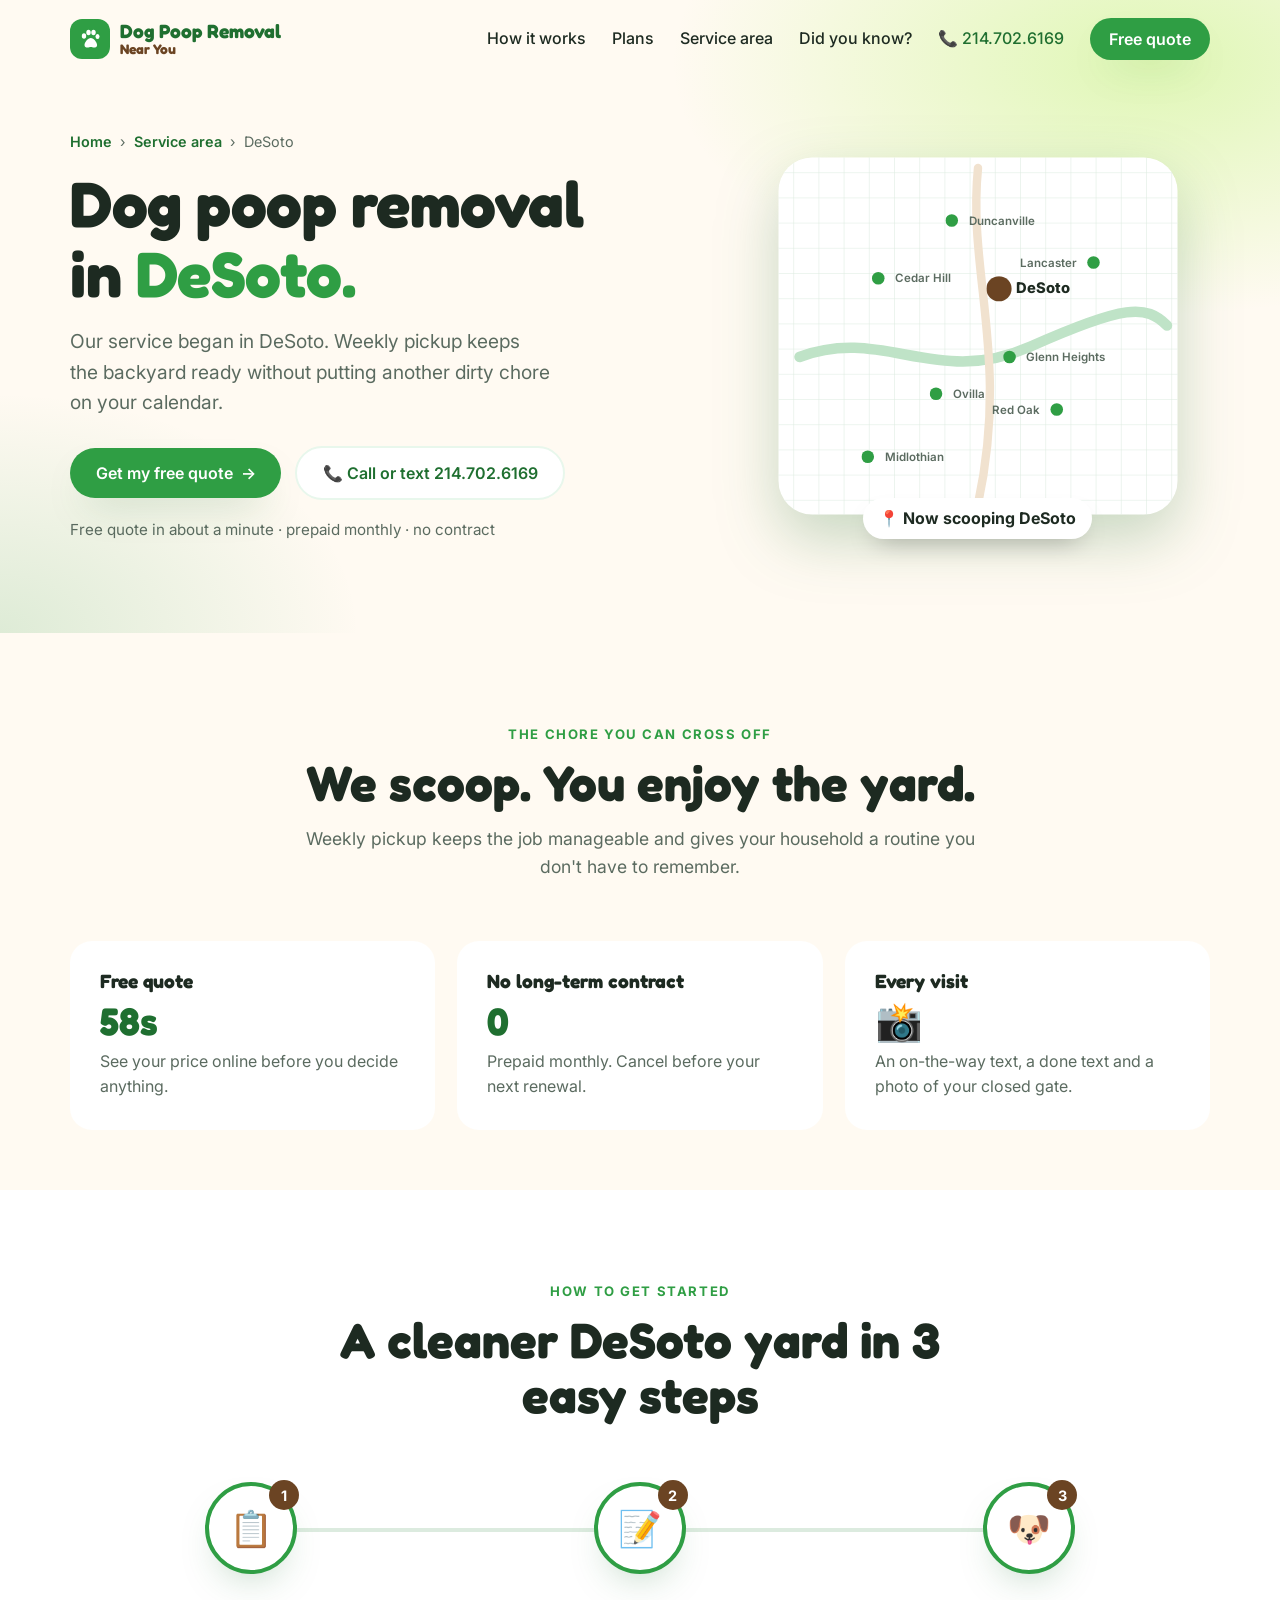
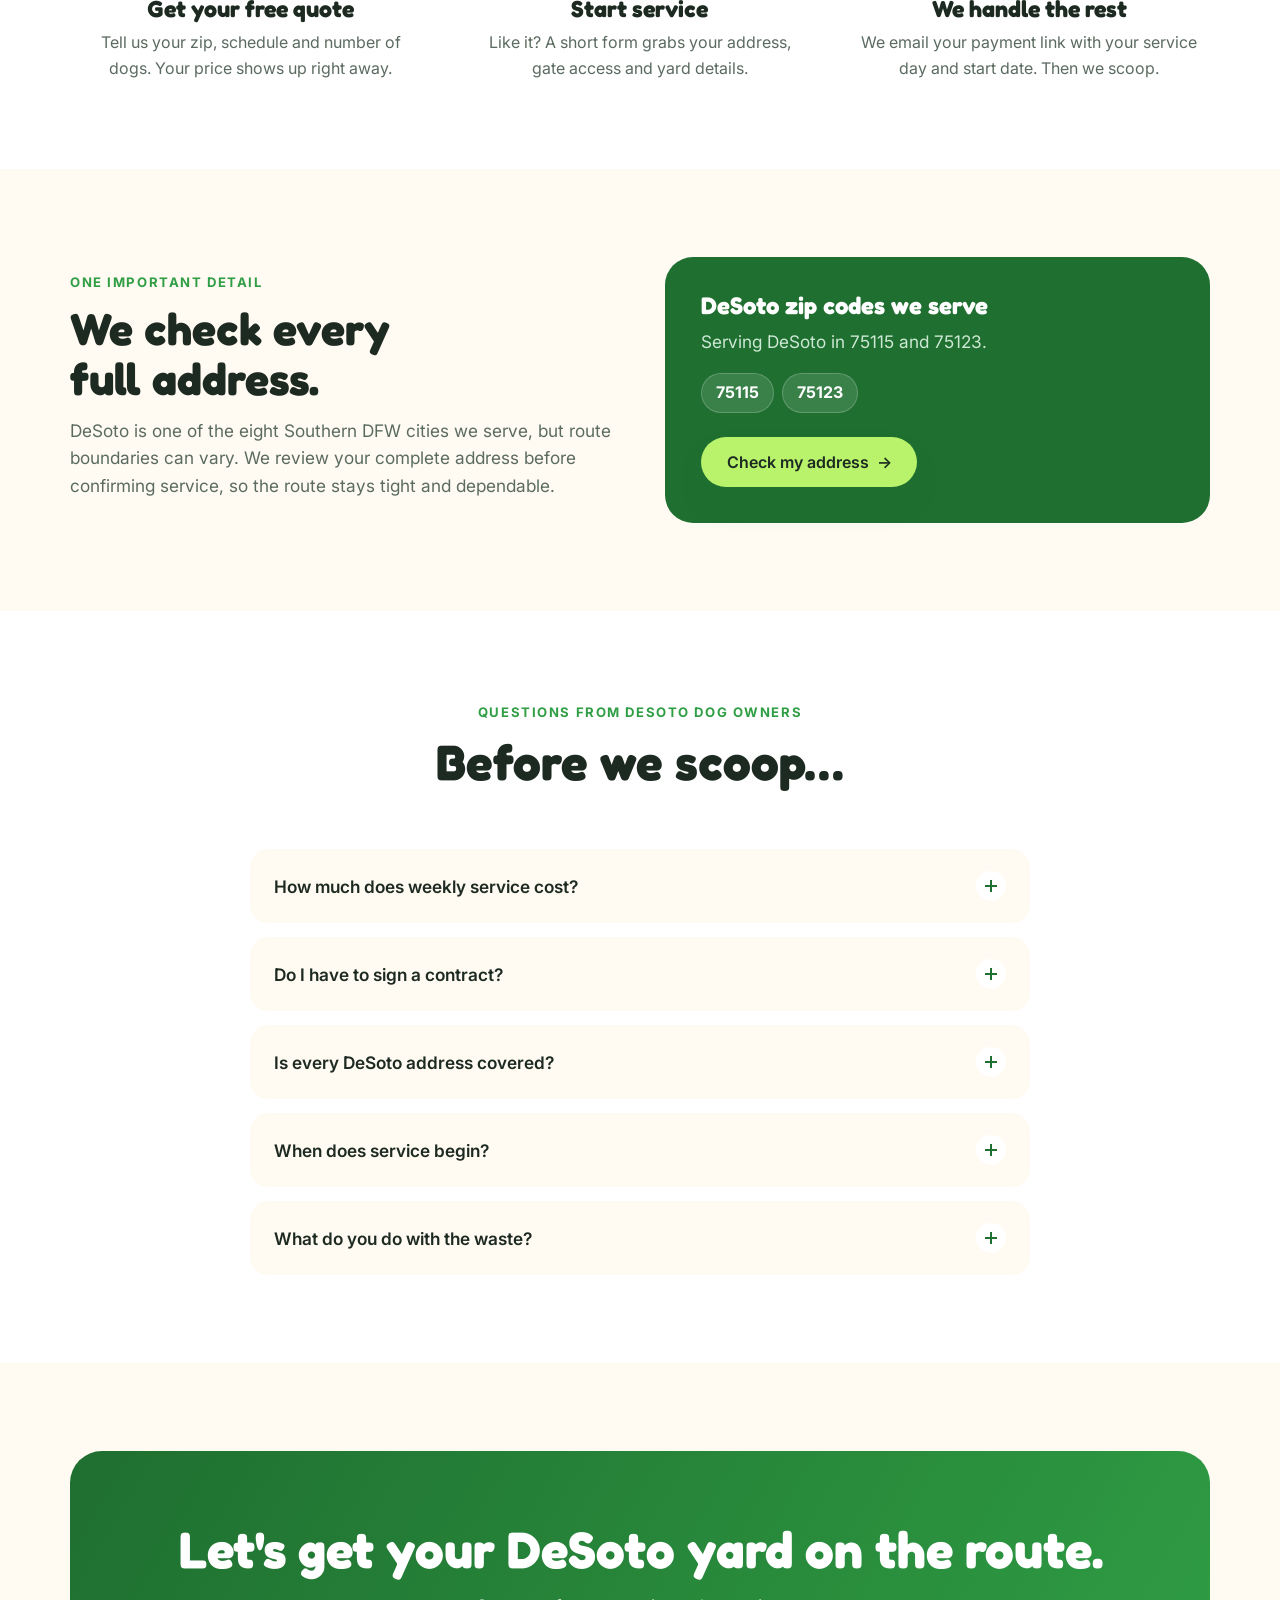
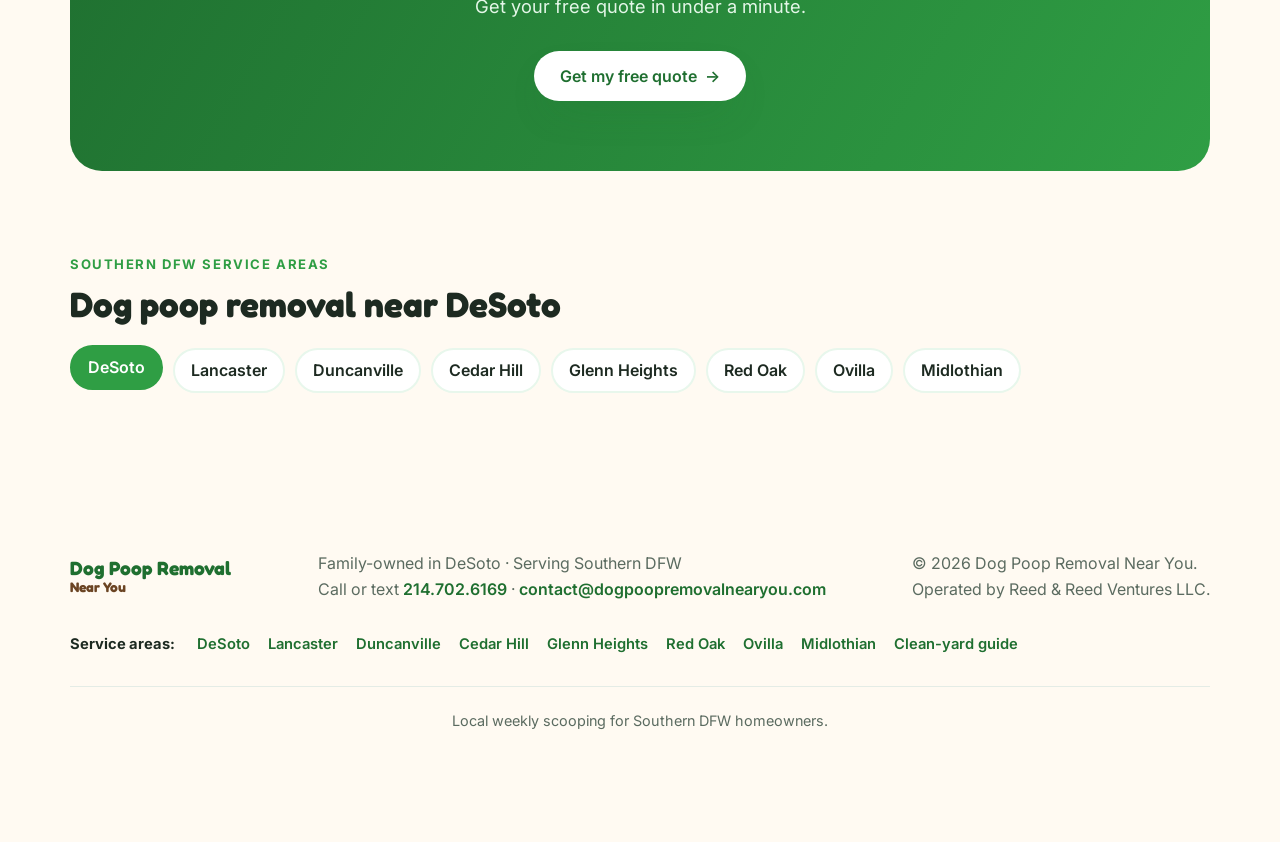
<file: dog-poop-removal-desoto-tx/index.html>
<!DOCTYPE html>
<html lang="en">
<head>
  <meta charset="UTF-8">
  <meta name="viewport" content="width=device-width, initial-scale=1.0">
  <title>Dog Poop Removal in DeSoto, TX | Free Quote</title>
  <meta name="description" content="Dog poop removal in DeSoto, TX from a local, family-owned team. Weekly or every-other-week yard cleanup, prepaid monthly, no contract. Get a free quote in about a minute.">
  <link rel="canonical" href="https://dogpoopremovalnearyou.com/dog-poop-removal-desoto-tx/">
  <meta property="og:title" content="Dog Poop Removal in DeSoto, TX | Free Quote">
  <meta property="og:description" content="Dog poop removal in DeSoto, TX from a local, family-owned team. Weekly or every-other-week yard cleanup, prepaid monthly, no contract. Get a free quote in about a minute.">
  <meta property="og:url" content="https://dogpoopremovalnearyou.com/dog-poop-removal-desoto-tx/">
  <meta name="theme-color" content="#2f9e44">
  <link rel="icon" type="image/svg+xml" href="data:image/svg+xml,%3Csvg xmlns='http://www.w3.org/2000/svg' viewBox='0 0 24 24'%3E%3Crect width='24' height='24' rx='6' fill='%232f9e44'/%3E%3Cpath d='M12.8 11c-3 0-6.3 4.4-6.3 7 0 1.8 1.4 2.6 3 2.6 1.3 0 2.2-.6 3.3-.6s2 .6 3.3.6c1.6 0 3-.8 3-2.6 0-2.6-3.3-7-6.3-7z' fill='%23fff'/%3E%3C/svg%3E">
  <link rel="preconnect" href="https://fonts.googleapis.com">
  <link rel="preconnect" href="https://fonts.gstatic.com" crossorigin>
  <link href="https://fonts.googleapis.com/css2?family=Fredoka:wght@500;600;700&family=Inter:wght@400;500;600;700&display=swap" rel="stylesheet">
  <link rel="stylesheet" href="../assets/brand.css">
  <script type="application/ld+json">{"@context": "https://schema.org", "@type": "Service", "name": "Dog poop removal in DeSoto, Texas", "serviceType": "Dog waste removal", "description": "Weekly and every-other-week dog poop removal in DeSoto, TX. Free quote online, prepaid monthly, no contract.", "provider": {"@type": "LocalBusiness", "name": "Dog Poop Removal Near You", "url": "https://dogpoopremovalnearyou.com/", "telephone": "+1-214-702-6169", "address": {"@type": "PostalAddress", "addressLocality": "DeSoto", "addressRegion": "TX", "addressCountry": "US"}}, "areaServed": {"@type": "City", "name": "DeSoto, Texas"}, "url": "https://dogpoopremovalnearyou.com/dog-poop-removal-desoto-tx/"}</script>
  <script type="application/ld+json">{"@context": "https://schema.org", "@type": "FAQPage", "mainEntity": [{"@type": "Question", "name": "How much does weekly service cost?", "acceptedAnswer": {"@type": "Answer", "text": "It depends on how often we come and how many dogs you have. Get a free quote online and you'll see your price in about a minute."}}, {"@type": "Question", "name": "Do I have to sign a contract?", "acceptedAnswer": {"@type": "Answer", "text": "No. Service is prepaid monthly, and you can cancel before your next renewal."}}, {"@type": "Question", "name": "Is every DeSoto address covered?", "acceptedAnswer": {"@type": "Answer", "text": "We serve DeSoto, but route boundaries can vary. We check your full address before confirming service."}}, {"@type": "Question", "name": "When does service begin?", "acceptedAnswer": {"@type": "Answer", "text": "After your free quote, tap Start service and fill out a short form. We check your address and email your payment link with your service day and start date."}}, {"@type": "Question", "name": "What do you do with the waste?", "acceptedAnswer": {"@type": "Answer", "text": "We double-bag everything and place it in your outdoor trash bin, so it goes out with your regular pickup."}}]}</script>
  <script type="application/ld+json">{"@context": "https://schema.org", "@type": "BreadcrumbList", "itemListElement": [{"@type": "ListItem", "position": 1, "name": "Home", "item": "https://dogpoopremovalnearyou.com/"}, {"@type": "ListItem", "position": 2, "name": "Dog poop removal in DeSoto", "item": "https://dogpoopremovalnearyou.com/dog-poop-removal-desoto-tx/"}]}</script>
</head>
<body>
  <div class="progress" id="progress"></div>
  <header class="nav" id="nav">
    <div class="wrap">
      <a href="../" class="logo" aria-label="Dog Poop Removal Near You home">
        <span class="logo-mark" aria-hidden="true"><svg width="24" height="24" viewBox="0 0 24 24" fill="#fff"><ellipse cx="6" cy="9" rx="2.2" ry="2.8"/><ellipse cx="10.5" cy="5.5" rx="2.2" ry="2.8"/><ellipse cx="15.5" cy="5.5" rx="2.2" ry="2.8"/><ellipse cx="19.5" cy="9.5" rx="2" ry="2.6"/><path d="M12.8 11c-3 0-6.3 4.4-6.3 7 0 1.8 1.4 2.6 3 2.6 1.3 0 2.2-.6 3.3-.6s2 .6 3.3.6c1.6 0 3-.8 3-2.6 0-2.6-3.3-7-6.3-7z"/></svg></span>
        <span class="logo-text">Dog Poop Removal<small>Near You</small></span>
      </a>
      <button class="menu-btn" id="menuBtn" aria-label="Open menu" aria-expanded="false"><span></span><span></span><span></span></button>
      <ul class="nav-links" id="navLinks">
        <li><a href="../#how">How it works</a></li>
        <li><a href="../#plans">Plans</a></li>
        <li><a href="../#areas">Service area</a></li>
        <li><a href="../did-you-know/">Did you know?</a></li>
        <li><a href="tel:+12147026169" class="nav-phone">📞 214.702.6169</a></li>
        <li><a href="../#estimate" class="btn btn-primary">Free quote</a></li>
      </ul>
    </div>
  </header>

  <main id="top">
    <section class="page-hero">
      <div class="wrap">
        <div>
          <nav class="crumbs reveal" aria-label="Breadcrumb"><a href="../">Home</a><span aria-hidden="true">›</span><a href="../#areas">Service area</a><span aria-hidden="true">›</span><span>DeSoto</span></nav>
          <h1 class="reveal" style="--d:.1s">Dog poop removal in <mark>DeSoto.</mark></h1>
          <p class="lead reveal" style="--d:.2s">Our service began in DeSoto. Weekly pickup keeps the backyard ready without putting another dirty chore on your calendar.</p>
          <div class="hero-cta reveal" style="--d:.3s">
            <a href="../#estimate" class="btn btn-primary">Get my free quote <span class="arrow">→</span></a>
            <a href="tel:+12147026169" class="btn btn-ghost">📞 Call or text 214.702.6169</a>
          </div>
          <p class="fine reveal" style="--d:.4s">Free quote in about a minute · prepaid monthly · no contract</p>
        </div>
        <div class="mini-map reveal zoom" style="--d:.2s">
          <svg viewBox="0 0 400 360" role="img" aria-label="Map of the Southern DFW cities we serve">
            <defs><pattern id="grid" width="24" height="24" patternUnits="userSpaceOnUse"><path d="M24 0H0V24" fill="none" stroke="#dcebdf" stroke-width="1"/></pattern></defs>
            <rect x="10" y="10" width="380" height="340" rx="32" fill="#fff"/>
            <rect x="10" y="10" width="380" height="340" rx="32" fill="url(#grid)"/>
            <path d="M30 200 C 110 170, 160 230, 250 190 S 360 150, 380 170" stroke="#bfe3c7" stroke-width="10" fill="none" stroke-linecap="round"/>
            <path d="M200 20 C 190 120, 230 200, 200 340" stroke="#f1e2cf" stroke-width="8" fill="none" stroke-linecap="round"/>
            <g font-family="Inter, sans-serif">
              <g class="pin here" style="--d:0.1s"><circle class="ring" cx="220" cy="135" r="12" fill="#6b4423"/><circle cx="220" cy="135" r="10" fill="#6b4423"/><text x="236" y="139" text-anchor="start" font-size="15" font-weight="800" fill="#1d2a21">DeSoto</text></g><g class="pin" style="--d:0.2s"><circle cx="310" cy="110" r="6" fill="#2f9e44"/><text x="294" y="114" text-anchor="end" font-size="11" font-weight="600" fill="#5b6b60">Lancaster</text></g><g class="pin" style="--d:0.3s"><circle cx="175" cy="70" r="6" fill="#2f9e44"/><text x="191" y="74" text-anchor="start" font-size="11" font-weight="600" fill="#5b6b60">Duncanville</text></g><g class="pin" style="--d:0.4s"><circle cx="105" cy="125" r="6" fill="#2f9e44"/><text x="121" y="129" text-anchor="start" font-size="11" font-weight="600" fill="#5b6b60">Cedar Hill</text></g><g class="pin" style="--d:0.5s"><circle cx="230" cy="200" r="6" fill="#2f9e44"/><text x="246" y="204" text-anchor="start" font-size="11" font-weight="600" fill="#5b6b60">Glenn Heights</text></g><g class="pin" style="--d:0.6s"><circle cx="275" cy="250" r="6" fill="#2f9e44"/><text x="259" y="254" text-anchor="end" font-size="11" font-weight="600" fill="#5b6b60">Red Oak</text></g><g class="pin" style="--d:0.7s"><circle cx="160" cy="235" r="6" fill="#2f9e44"/><text x="176" y="239" text-anchor="start" font-size="11" font-weight="600" fill="#5b6b60">Ovilla</text></g><g class="pin" style="--d:0.8s"><circle cx="95" cy="295" r="6" fill="#2f9e44"/><text x="111" y="299" text-anchor="start" font-size="11" font-weight="600" fill="#5b6b60">Midlothian</text></g>
            </g>
          </svg>
          <span class="map-tag">📍 Now scooping DeSoto</span>
        </div>
      </div>
    </section>

    <section class="block" style="padding-bottom:60px">
      <div class="wrap">
        <div class="head reveal">
          <span class="eyebrow">The chore you can cross off</span>
          <h2>We scoop. You enjoy the yard.</h2>
          <p>Weekly pickup keeps the job manageable and gives your household a routine you don't have to remember.</p>
        </div>
        <div class="cards">
          <article class="info-card reveal"><h3>Free quote</h3><span class="big"><span class="count" data-to="60">60</span>s</span><p>See your price online before you decide anything.</p></article>
          <article class="info-card reveal" style="--d:.1s"><h3>No long-term contract</h3><span class="big"><span class="count" data-to="0">0</span></span><p>Prepaid monthly. Cancel before your next renewal.</p></article>
          <article class="info-card reveal" style="--d:.2s"><h3>Every visit</h3><span class="big">📸</span><p>An on-the-way text, a done text and a photo of your closed gate.</p></article>
        </div>
      </div>
    </section>

    <section class="block plans-bg" id="how">
      <div class="wrap">
        <div class="head reveal">
          <span class="eyebrow">How to get started</span>
          <h2>A cleaner DeSoto yard in 3 easy steps</h2>
        </div>
        <div class="steps" id="steps">
          <div class="steps-line"><i id="stepsLine"></i></div>
          <div class="step reveal"><div class="step-num">📋<b>1</b></div><h3>Get your free quote</h3><p>Tell us your zip, schedule and number of dogs. Your price shows up right away.</p></div>
          <div class="step reveal" style="--d:.15s"><div class="step-num">📝<b>2</b></div><h3>Start service</h3><p>Like it? A short form grabs your address, gate access and yard details.</p></div>
          <div class="step reveal" style="--d:.3s"><div class="step-num">🐶<b>3</b></div><h3>We handle the rest</h3><p>We email your payment link with your service day and start date. Then we scoop.</p></div>
        </div>
      </div>
    </section>

    <section class="block">
      <div class="wrap split">
        <div class="reveal from-left">
          <span class="eyebrow">One important detail</span>
          <h2>We check every full address.</h2>
          <p>DeSoto is one of the eight Southern DFW cities we serve, but route boundaries can vary. We review your complete address before confirming service, so the route stays tight and dependable.</p>
        </div>
        <div class="check-card reveal from-right">
          <h3>DeSoto zip codes we serve</h3>
          <p>Serving DeSoto in 75115 and 75123.</p>
          <div class="zips"><span>75115</span><span>75123</span></div>
          <a href="../#estimate" class="btn btn-primary">Check my address <span class="arrow">→</span></a>
        </div>
      </div>
    </section>

    <section class="block faq-bg" id="faq">
      <div class="wrap">
        <div class="head reveal">
          <span class="eyebrow">Questions from DeSoto dog owners</span>
          <h2>Before we scoop…</h2>
        </div>
        <div class="faqs">
          <details class="reveal"><summary>How much does weekly service cost?<i></i></summary><div class="faq-body"><p>It depends on how often we come and how many dogs you have. Get a free quote online and you'll see your price in about a minute.</p></div></details>
          <details class="reveal" style="--d:0.05s"><summary>Do I have to sign a contract?<i></i></summary><div class="faq-body"><p>No. Service is prepaid monthly, and you can cancel before your next renewal.</p></div></details>
          <details class="reveal" style="--d:0.10s"><summary>Is every DeSoto address covered?<i></i></summary><div class="faq-body"><p>We serve DeSoto, but route boundaries can vary. We check your full address before confirming service.</p></div></details>
          <details class="reveal" style="--d:0.15s"><summary>When does service begin?<i></i></summary><div class="faq-body"><p>After your free quote, tap Start service and fill out a short form. We check your address and email your payment link with your service day and start date.</p></div></details>
          <details class="reveal" style="--d:0.20s"><summary>What do you do with the waste?<i></i></summary><div class="faq-body"><p>We double-bag everything and place it in your outdoor trash bin, so it goes out with your regular pickup.</p></div></details>
        </div>
      </div>
    </section>

    <section class="block" style="padding-bottom:40px">
      <div class="wrap">
        <div class="cta reveal zoom" id="cta">
          <h2>Let's get your DeSoto yard on the route.</h2>
          <p>Get your free quote in under a minute.</p>
          <a href="../#estimate" class="btn btn-primary">Get my free quote <span class="arrow">→</span></a>
        </div>
      </div>
    </section>

    <section class="block" style="padding-top:40px">
      <div class="wrap reveal">
        <span class="eyebrow">Southern DFW service areas</span>
        <h2 style="font-size:clamp(1.6rem,3.4vw,2.2rem);margin:8px 0 4px">Dog poop removal near DeSoto</h2>
        <div class="area-tags"><a href="../dog-poop-removal-desoto-tx/" aria-current="page">DeSoto</a> <a href="../dog-poop-removal-lancaster-tx/">Lancaster</a> <a href="../dog-poop-removal-duncanville-tx/">Duncanville</a> <a href="../dog-poop-removal-cedar-hill-tx/">Cedar Hill</a> <a href="../dog-poop-removal-glenn-heights-tx/">Glenn Heights</a> <a href="../dog-poop-removal-red-oak-tx/">Red Oak</a> <a href="../dog-poop-removal-ovilla-tx/">Ovilla</a> <a href="../dog-poop-removal-midlothian-tx/">Midlothian</a></div>
      </div>
    </section>
  </main>

  <footer>
    <div class="wrap">
      <a href="../" class="logo"><span class="logo-text">Dog Poop Removal<small>Near You</small></span></a>
      <p>Family-owned in DeSoto · Serving Southern DFW<br>Call or text <a href="tel:+12147026169">214.702.6169</a> · <a href="mailto:contact@dogpoopremovalnearyou.com">contact@dogpoopremovalnearyou.com</a></p>
      <p>© <span id="year">2026</span> Dog Poop Removal Near You.<br>Operated by Reed &amp; Reed Ventures LLC.</p>
      <p class="footer-links"><b>Service areas:</b> <a href="../dog-poop-removal-desoto-tx/">DeSoto</a> <a href="../dog-poop-removal-lancaster-tx/">Lancaster</a> <a href="../dog-poop-removal-duncanville-tx/">Duncanville</a> <a href="../dog-poop-removal-cedar-hill-tx/">Cedar Hill</a> <a href="../dog-poop-removal-glenn-heights-tx/">Glenn Heights</a> <a href="../dog-poop-removal-red-oak-tx/">Red Oak</a> <a href="../dog-poop-removal-ovilla-tx/">Ovilla</a> <a href="../dog-poop-removal-midlothian-tx/">Midlothian</a> <a href="../did-you-know/">Clean-yard guide</a></p>
      <p class="family">Local weekly scooping for Southern DFW homeowners.</p>
    </div>
  </footer>

  <div class="sticky-cta" id="stickyCta">
    <a href="../#estimate" class="btn btn-primary">Free quote</a>
    <a href="tel:+12147026169" class="btn btn-ghost">📞 Call / text</a>
  </div>

  <script src="../assets/brand.js"></script>
</body>
</html>
</file>
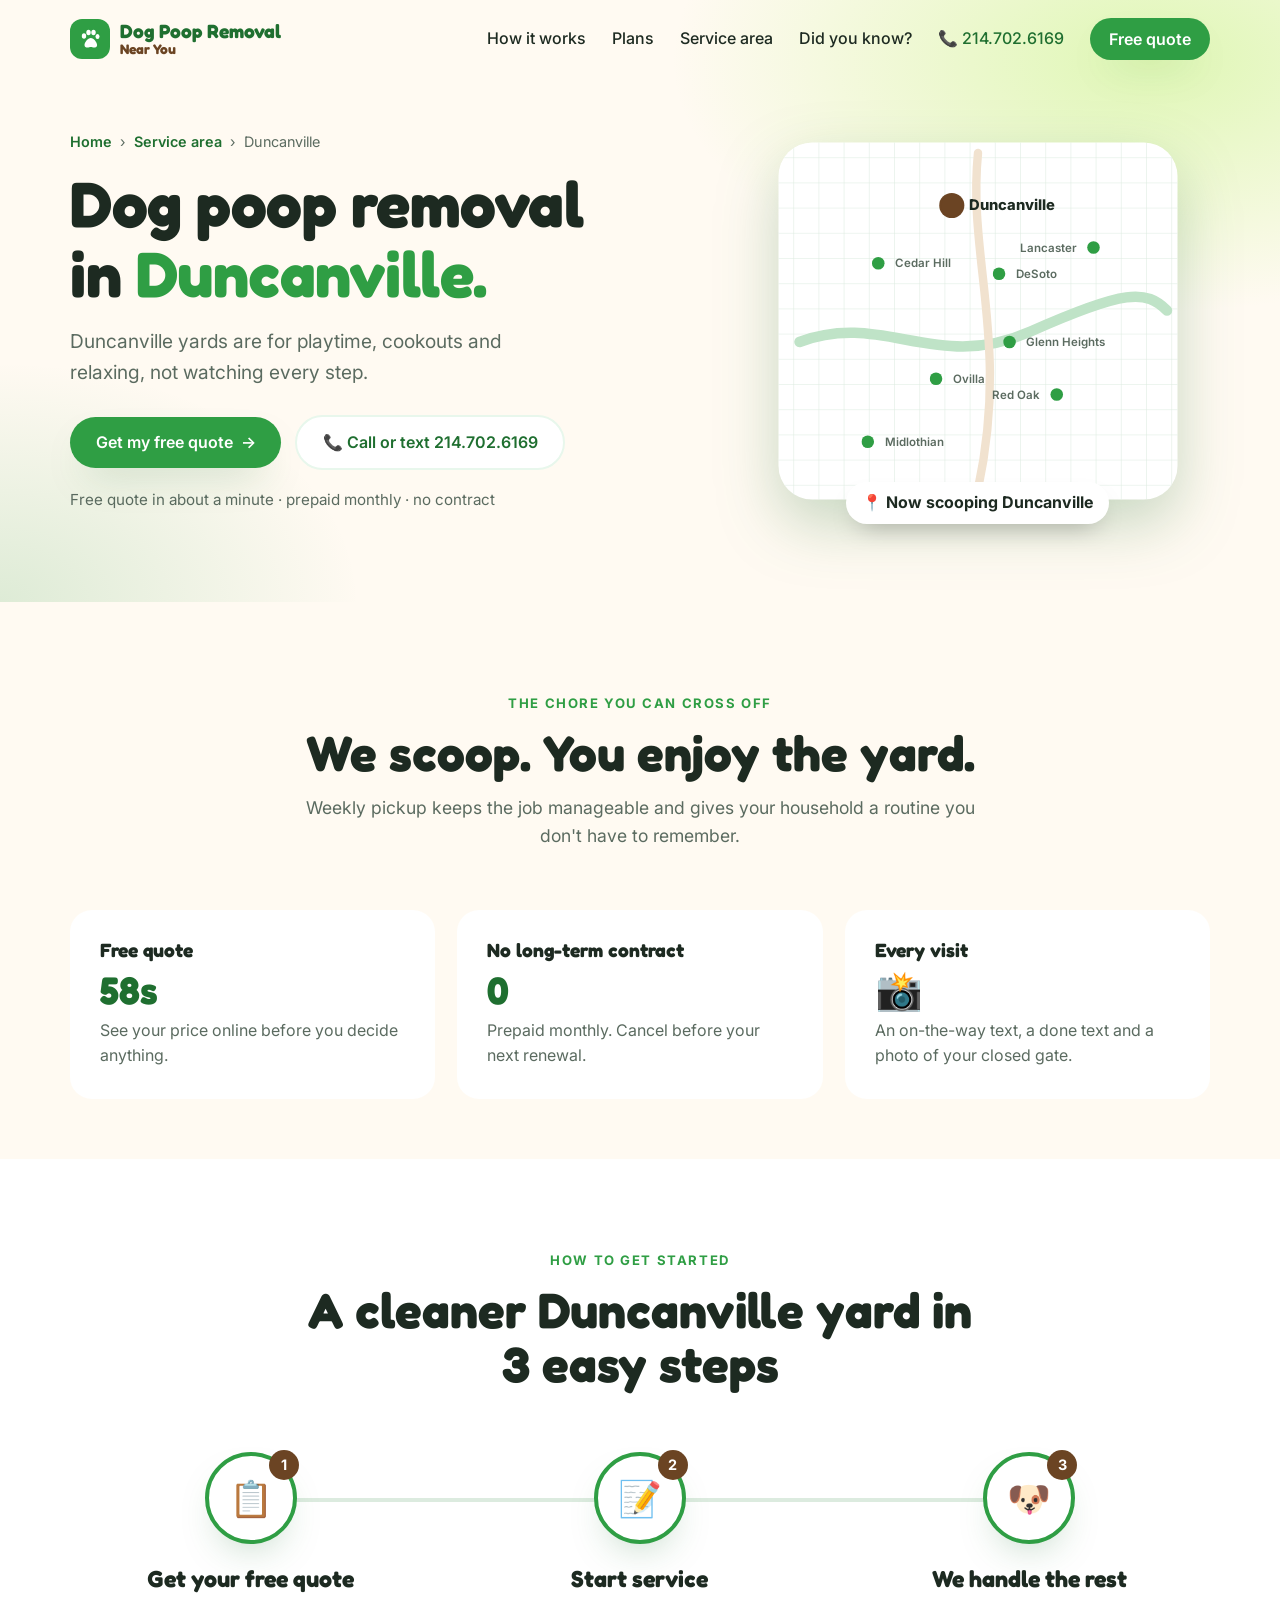
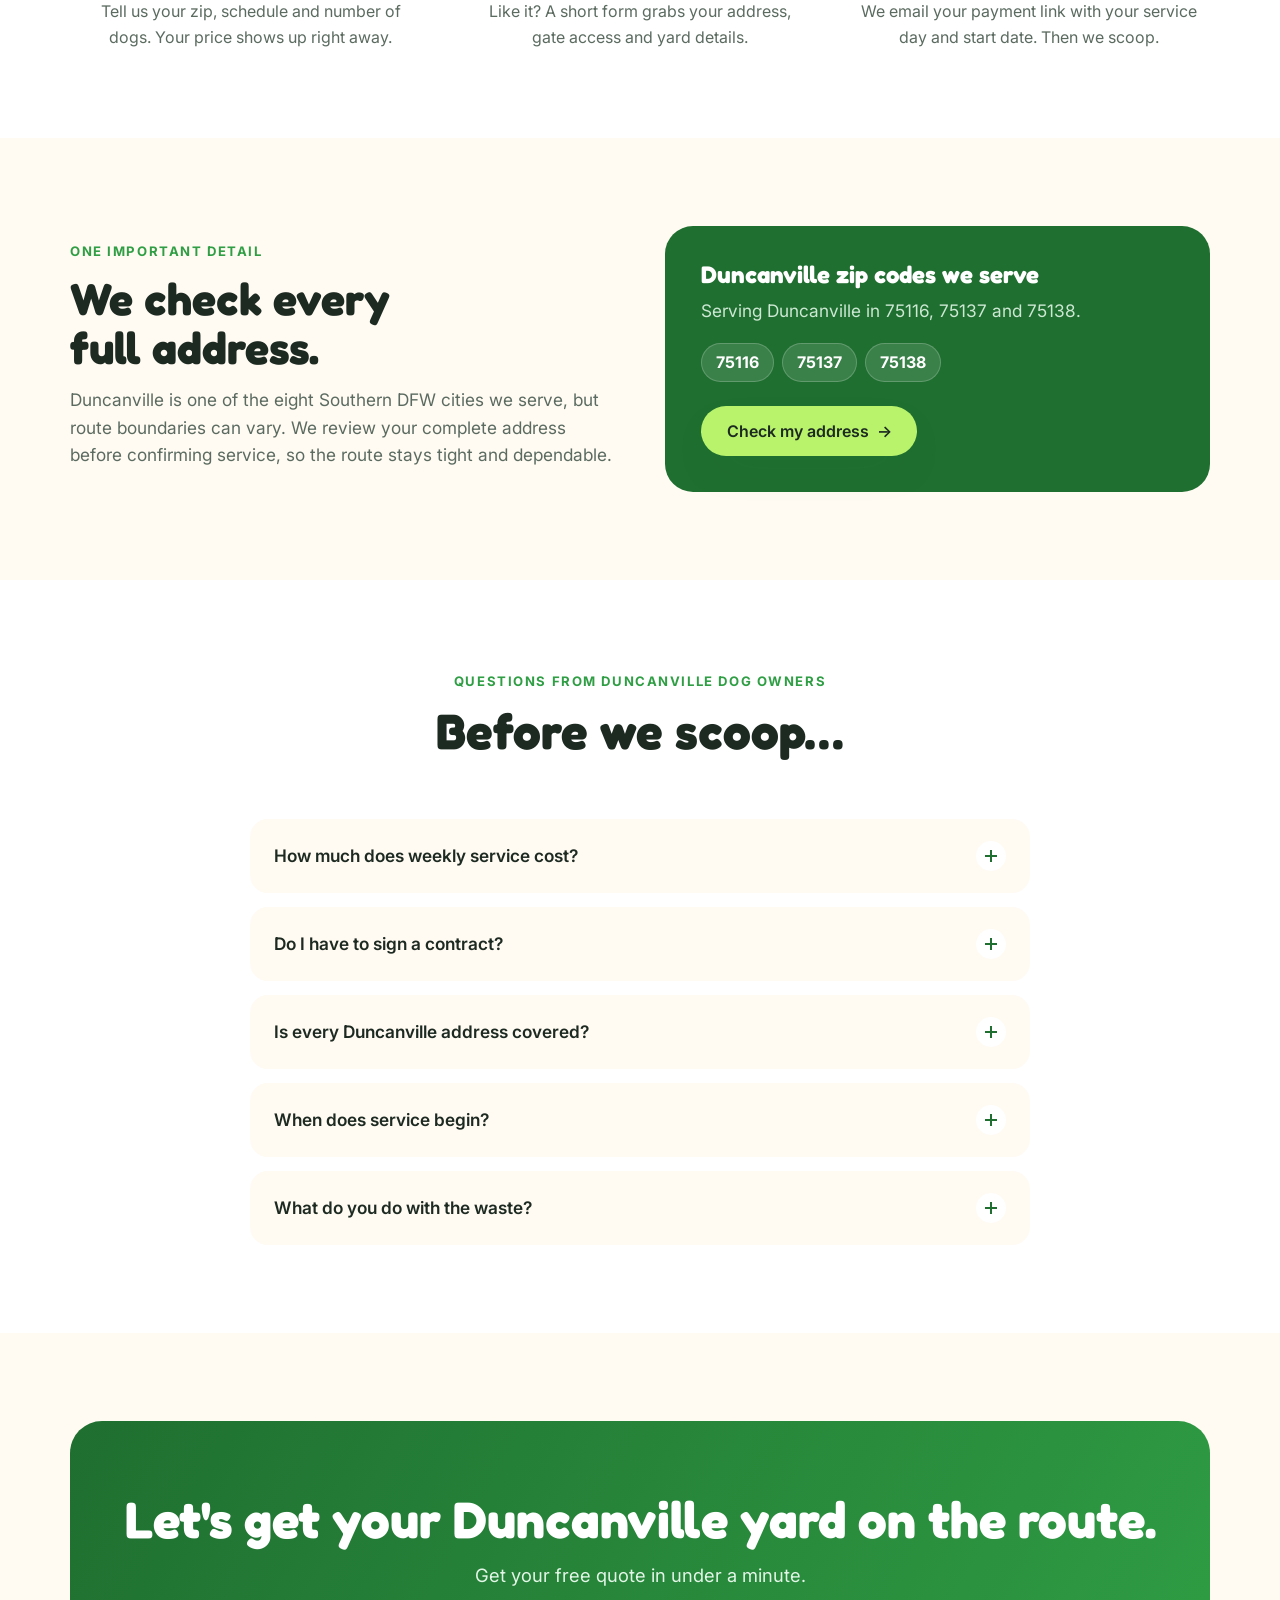
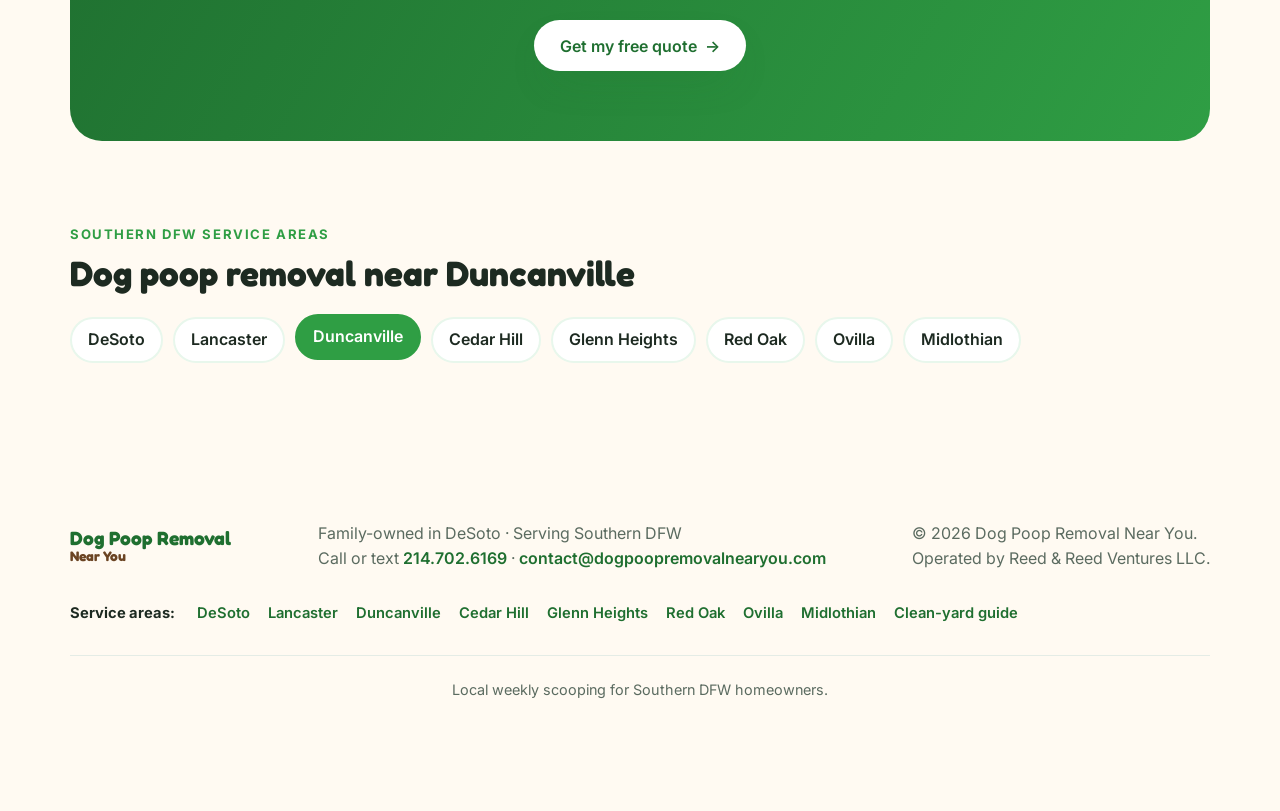
<file: dog-poop-removal-duncanville-tx/index.html>
<!DOCTYPE html>
<html lang="en">
<head>
  <meta charset="UTF-8">
  <meta name="viewport" content="width=device-width, initial-scale=1.0">
  <title>Dog Poop Removal in Duncanville, TX | Free Quote</title>
  <meta name="description" content="Dog poop removal in Duncanville, TX from a local, family-owned team. Weekly or every-other-week yard cleanup, prepaid monthly, no contract. Get a free quote in about a minute.">
  <link rel="canonical" href="https://dogpoopremovalnearyou.com/dog-poop-removal-duncanville-tx/">
  <meta property="og:title" content="Dog Poop Removal in Duncanville, TX | Free Quote">
  <meta property="og:description" content="Dog poop removal in Duncanville, TX from a local, family-owned team. Weekly or every-other-week yard cleanup, prepaid monthly, no contract. Get a free quote in about a minute.">
  <meta property="og:url" content="https://dogpoopremovalnearyou.com/dog-poop-removal-duncanville-tx/">
  <meta name="theme-color" content="#2f9e44">
  <link rel="icon" type="image/svg+xml" href="data:image/svg+xml,%3Csvg xmlns='http://www.w3.org/2000/svg' viewBox='0 0 24 24'%3E%3Crect width='24' height='24' rx='6' fill='%232f9e44'/%3E%3Cpath d='M12.8 11c-3 0-6.3 4.4-6.3 7 0 1.8 1.4 2.6 3 2.6 1.3 0 2.2-.6 3.3-.6s2 .6 3.3.6c1.6 0 3-.8 3-2.6 0-2.6-3.3-7-6.3-7z' fill='%23fff'/%3E%3C/svg%3E">
  <link rel="preconnect" href="https://fonts.googleapis.com">
  <link rel="preconnect" href="https://fonts.gstatic.com" crossorigin>
  <link href="https://fonts.googleapis.com/css2?family=Fredoka:wght@500;600;700&family=Inter:wght@400;500;600;700&display=swap" rel="stylesheet">
  <link rel="stylesheet" href="../assets/brand.css">
  <script type="application/ld+json">{"@context": "https://schema.org", "@type": "Service", "name": "Dog poop removal in Duncanville, Texas", "serviceType": "Dog waste removal", "description": "Weekly and every-other-week dog poop removal in Duncanville, TX. Free quote online, prepaid monthly, no contract.", "provider": {"@type": "LocalBusiness", "name": "Dog Poop Removal Near You", "url": "https://dogpoopremovalnearyou.com/", "telephone": "+1-214-702-6169", "address": {"@type": "PostalAddress", "addressLocality": "DeSoto", "addressRegion": "TX", "addressCountry": "US"}}, "areaServed": {"@type": "City", "name": "Duncanville, Texas"}, "url": "https://dogpoopremovalnearyou.com/dog-poop-removal-duncanville-tx/"}</script>
  <script type="application/ld+json">{"@context": "https://schema.org", "@type": "FAQPage", "mainEntity": [{"@type": "Question", "name": "How much does weekly service cost?", "acceptedAnswer": {"@type": "Answer", "text": "It depends on how often we come and how many dogs you have. Get a free quote online and you'll see your price in about a minute."}}, {"@type": "Question", "name": "Do I have to sign a contract?", "acceptedAnswer": {"@type": "Answer", "text": "No. Service is prepaid monthly, and you can cancel before your next renewal."}}, {"@type": "Question", "name": "Is every Duncanville address covered?", "acceptedAnswer": {"@type": "Answer", "text": "We serve Duncanville, but route boundaries can vary. We check your full address before confirming service."}}, {"@type": "Question", "name": "When does service begin?", "acceptedAnswer": {"@type": "Answer", "text": "After your free quote, tap Start service and fill out a short form. We check your address and email your payment link with your service day and start date."}}, {"@type": "Question", "name": "What do you do with the waste?", "acceptedAnswer": {"@type": "Answer", "text": "We double-bag everything and place it in your outdoor trash bin, so it goes out with your regular pickup."}}]}</script>
  <script type="application/ld+json">{"@context": "https://schema.org", "@type": "BreadcrumbList", "itemListElement": [{"@type": "ListItem", "position": 1, "name": "Home", "item": "https://dogpoopremovalnearyou.com/"}, {"@type": "ListItem", "position": 2, "name": "Dog poop removal in Duncanville", "item": "https://dogpoopremovalnearyou.com/dog-poop-removal-duncanville-tx/"}]}</script>
</head>
<body>
  <div class="progress" id="progress"></div>
  <header class="nav" id="nav">
    <div class="wrap">
      <a href="../" class="logo" aria-label="Dog Poop Removal Near You home">
        <span class="logo-mark" aria-hidden="true"><svg width="24" height="24" viewBox="0 0 24 24" fill="#fff"><ellipse cx="6" cy="9" rx="2.2" ry="2.8"/><ellipse cx="10.5" cy="5.5" rx="2.2" ry="2.8"/><ellipse cx="15.5" cy="5.5" rx="2.2" ry="2.8"/><ellipse cx="19.5" cy="9.5" rx="2" ry="2.6"/><path d="M12.8 11c-3 0-6.3 4.4-6.3 7 0 1.8 1.4 2.6 3 2.6 1.3 0 2.2-.6 3.3-.6s2 .6 3.3.6c1.6 0 3-.8 3-2.6 0-2.6-3.3-7-6.3-7z"/></svg></span>
        <span class="logo-text">Dog Poop Removal<small>Near You</small></span>
      </a>
      <button class="menu-btn" id="menuBtn" aria-label="Open menu" aria-expanded="false"><span></span><span></span><span></span></button>
      <ul class="nav-links" id="navLinks">
        <li><a href="../#how">How it works</a></li>
        <li><a href="../#plans">Plans</a></li>
        <li><a href="../#areas">Service area</a></li>
        <li><a href="../did-you-know/">Did you know?</a></li>
        <li><a href="tel:+12147026169" class="nav-phone">📞 214.702.6169</a></li>
        <li><a href="../#estimate" class="btn btn-primary">Free quote</a></li>
      </ul>
    </div>
  </header>

  <main id="top">
    <section class="page-hero">
      <div class="wrap">
        <div>
          <nav class="crumbs reveal" aria-label="Breadcrumb"><a href="../">Home</a><span aria-hidden="true">›</span><a href="../#areas">Service area</a><span aria-hidden="true">›</span><span>Duncanville</span></nav>
          <h1 class="reveal" style="--d:.1s">Dog poop removal in <mark>Duncanville.</mark></h1>
          <p class="lead reveal" style="--d:.2s">Duncanville yards are for playtime, cookouts and relaxing, not watching every step.</p>
          <div class="hero-cta reveal" style="--d:.3s">
            <a href="../#estimate" class="btn btn-primary">Get my free quote <span class="arrow">→</span></a>
            <a href="tel:+12147026169" class="btn btn-ghost">📞 Call or text 214.702.6169</a>
          </div>
          <p class="fine reveal" style="--d:.4s">Free quote in about a minute · prepaid monthly · no contract</p>
        </div>
        <div class="mini-map reveal zoom" style="--d:.2s">
          <svg viewBox="0 0 400 360" role="img" aria-label="Map of the Southern DFW cities we serve">
            <defs><pattern id="grid" width="24" height="24" patternUnits="userSpaceOnUse"><path d="M24 0H0V24" fill="none" stroke="#dcebdf" stroke-width="1"/></pattern></defs>
            <rect x="10" y="10" width="380" height="340" rx="32" fill="#fff"/>
            <rect x="10" y="10" width="380" height="340" rx="32" fill="url(#grid)"/>
            <path d="M30 200 C 110 170, 160 230, 250 190 S 360 150, 380 170" stroke="#bfe3c7" stroke-width="10" fill="none" stroke-linecap="round"/>
            <path d="M200 20 C 190 120, 230 200, 200 340" stroke="#f1e2cf" stroke-width="8" fill="none" stroke-linecap="round"/>
            <g font-family="Inter, sans-serif">
              <g class="pin" style="--d:0.1s"><circle cx="220" cy="135" r="6" fill="#2f9e44"/><text x="236" y="139" text-anchor="start" font-size="11" font-weight="600" fill="#5b6b60">DeSoto</text></g><g class="pin" style="--d:0.2s"><circle cx="310" cy="110" r="6" fill="#2f9e44"/><text x="294" y="114" text-anchor="end" font-size="11" font-weight="600" fill="#5b6b60">Lancaster</text></g><g class="pin here" style="--d:0.3s"><circle class="ring" cx="175" cy="70" r="12" fill="#6b4423"/><circle cx="175" cy="70" r="10" fill="#6b4423"/><text x="191" y="74" text-anchor="start" font-size="15" font-weight="800" fill="#1d2a21">Duncanville</text></g><g class="pin" style="--d:0.4s"><circle cx="105" cy="125" r="6" fill="#2f9e44"/><text x="121" y="129" text-anchor="start" font-size="11" font-weight="600" fill="#5b6b60">Cedar Hill</text></g><g class="pin" style="--d:0.5s"><circle cx="230" cy="200" r="6" fill="#2f9e44"/><text x="246" y="204" text-anchor="start" font-size="11" font-weight="600" fill="#5b6b60">Glenn Heights</text></g><g class="pin" style="--d:0.6s"><circle cx="275" cy="250" r="6" fill="#2f9e44"/><text x="259" y="254" text-anchor="end" font-size="11" font-weight="600" fill="#5b6b60">Red Oak</text></g><g class="pin" style="--d:0.7s"><circle cx="160" cy="235" r="6" fill="#2f9e44"/><text x="176" y="239" text-anchor="start" font-size="11" font-weight="600" fill="#5b6b60">Ovilla</text></g><g class="pin" style="--d:0.8s"><circle cx="95" cy="295" r="6" fill="#2f9e44"/><text x="111" y="299" text-anchor="start" font-size="11" font-weight="600" fill="#5b6b60">Midlothian</text></g>
            </g>
          </svg>
          <span class="map-tag">📍 Now scooping Duncanville</span>
        </div>
      </div>
    </section>

    <section class="block" style="padding-bottom:60px">
      <div class="wrap">
        <div class="head reveal">
          <span class="eyebrow">The chore you can cross off</span>
          <h2>We scoop. You enjoy the yard.</h2>
          <p>Weekly pickup keeps the job manageable and gives your household a routine you don't have to remember.</p>
        </div>
        <div class="cards">
          <article class="info-card reveal"><h3>Free quote</h3><span class="big"><span class="count" data-to="60">60</span>s</span><p>See your price online before you decide anything.</p></article>
          <article class="info-card reveal" style="--d:.1s"><h3>No long-term contract</h3><span class="big"><span class="count" data-to="0">0</span></span><p>Prepaid monthly. Cancel before your next renewal.</p></article>
          <article class="info-card reveal" style="--d:.2s"><h3>Every visit</h3><span class="big">📸</span><p>An on-the-way text, a done text and a photo of your closed gate.</p></article>
        </div>
      </div>
    </section>

    <section class="block plans-bg" id="how">
      <div class="wrap">
        <div class="head reveal">
          <span class="eyebrow">How to get started</span>
          <h2>A cleaner Duncanville yard in 3 easy steps</h2>
        </div>
        <div class="steps" id="steps">
          <div class="steps-line"><i id="stepsLine"></i></div>
          <div class="step reveal"><div class="step-num">📋<b>1</b></div><h3>Get your free quote</h3><p>Tell us your zip, schedule and number of dogs. Your price shows up right away.</p></div>
          <div class="step reveal" style="--d:.15s"><div class="step-num">📝<b>2</b></div><h3>Start service</h3><p>Like it? A short form grabs your address, gate access and yard details.</p></div>
          <div class="step reveal" style="--d:.3s"><div class="step-num">🐶<b>3</b></div><h3>We handle the rest</h3><p>We email your payment link with your service day and start date. Then we scoop.</p></div>
        </div>
      </div>
    </section>

    <section class="block">
      <div class="wrap split">
        <div class="reveal from-left">
          <span class="eyebrow">One important detail</span>
          <h2>We check every full address.</h2>
          <p>Duncanville is one of the eight Southern DFW cities we serve, but route boundaries can vary. We review your complete address before confirming service, so the route stays tight and dependable.</p>
        </div>
        <div class="check-card reveal from-right">
          <h3>Duncanville zip codes we serve</h3>
          <p>Serving Duncanville in 75116, 75137 and 75138.</p>
          <div class="zips"><span>75116</span><span>75137</span><span>75138</span></div>
          <a href="../#estimate" class="btn btn-primary">Check my address <span class="arrow">→</span></a>
        </div>
      </div>
    </section>

    <section class="block faq-bg" id="faq">
      <div class="wrap">
        <div class="head reveal">
          <span class="eyebrow">Questions from Duncanville dog owners</span>
          <h2>Before we scoop…</h2>
        </div>
        <div class="faqs">
          <details class="reveal"><summary>How much does weekly service cost?<i></i></summary><div class="faq-body"><p>It depends on how often we come and how many dogs you have. Get a free quote online and you'll see your price in about a minute.</p></div></details>
          <details class="reveal" style="--d:0.05s"><summary>Do I have to sign a contract?<i></i></summary><div class="faq-body"><p>No. Service is prepaid monthly, and you can cancel before your next renewal.</p></div></details>
          <details class="reveal" style="--d:0.10s"><summary>Is every Duncanville address covered?<i></i></summary><div class="faq-body"><p>We serve Duncanville, but route boundaries can vary. We check your full address before confirming service.</p></div></details>
          <details class="reveal" style="--d:0.15s"><summary>When does service begin?<i></i></summary><div class="faq-body"><p>After your free quote, tap Start service and fill out a short form. We check your address and email your payment link with your service day and start date.</p></div></details>
          <details class="reveal" style="--d:0.20s"><summary>What do you do with the waste?<i></i></summary><div class="faq-body"><p>We double-bag everything and place it in your outdoor trash bin, so it goes out with your regular pickup.</p></div></details>
        </div>
      </div>
    </section>

    <section class="block" style="padding-bottom:40px">
      <div class="wrap">
        <div class="cta reveal zoom" id="cta">
          <h2>Let's get your Duncanville yard on the route.</h2>
          <p>Get your free quote in under a minute.</p>
          <a href="../#estimate" class="btn btn-primary">Get my free quote <span class="arrow">→</span></a>
        </div>
      </div>
    </section>

    <section class="block" style="padding-top:40px">
      <div class="wrap reveal">
        <span class="eyebrow">Southern DFW service areas</span>
        <h2 style="font-size:clamp(1.6rem,3.4vw,2.2rem);margin:8px 0 4px">Dog poop removal near Duncanville</h2>
        <div class="area-tags"><a href="../dog-poop-removal-desoto-tx/">DeSoto</a> <a href="../dog-poop-removal-lancaster-tx/">Lancaster</a> <a href="../dog-poop-removal-duncanville-tx/" aria-current="page">Duncanville</a> <a href="../dog-poop-removal-cedar-hill-tx/">Cedar Hill</a> <a href="../dog-poop-removal-glenn-heights-tx/">Glenn Heights</a> <a href="../dog-poop-removal-red-oak-tx/">Red Oak</a> <a href="../dog-poop-removal-ovilla-tx/">Ovilla</a> <a href="../dog-poop-removal-midlothian-tx/">Midlothian</a></div>
      </div>
    </section>
  </main>

  <footer>
    <div class="wrap">
      <a href="../" class="logo"><span class="logo-text">Dog Poop Removal<small>Near You</small></span></a>
      <p>Family-owned in DeSoto · Serving Southern DFW<br>Call or text <a href="tel:+12147026169">214.702.6169</a> · <a href="mailto:contact@dogpoopremovalnearyou.com">contact@dogpoopremovalnearyou.com</a></p>
      <p>© <span id="year">2026</span> Dog Poop Removal Near You.<br>Operated by Reed &amp; Reed Ventures LLC.</p>
      <p class="footer-links"><b>Service areas:</b> <a href="../dog-poop-removal-desoto-tx/">DeSoto</a> <a href="../dog-poop-removal-lancaster-tx/">Lancaster</a> <a href="../dog-poop-removal-duncanville-tx/">Duncanville</a> <a href="../dog-poop-removal-cedar-hill-tx/">Cedar Hill</a> <a href="../dog-poop-removal-glenn-heights-tx/">Glenn Heights</a> <a href="../dog-poop-removal-red-oak-tx/">Red Oak</a> <a href="../dog-poop-removal-ovilla-tx/">Ovilla</a> <a href="../dog-poop-removal-midlothian-tx/">Midlothian</a> <a href="../did-you-know/">Clean-yard guide</a></p>
      <p class="family">Local weekly scooping for Southern DFW homeowners.</p>
    </div>
  </footer>

  <div class="sticky-cta" id="stickyCta">
    <a href="../#estimate" class="btn btn-primary">Free quote</a>
    <a href="tel:+12147026169" class="btn btn-ghost">📞 Call / text</a>
  </div>

  <script src="../assets/brand.js"></script>
</body>
</html>
</file>
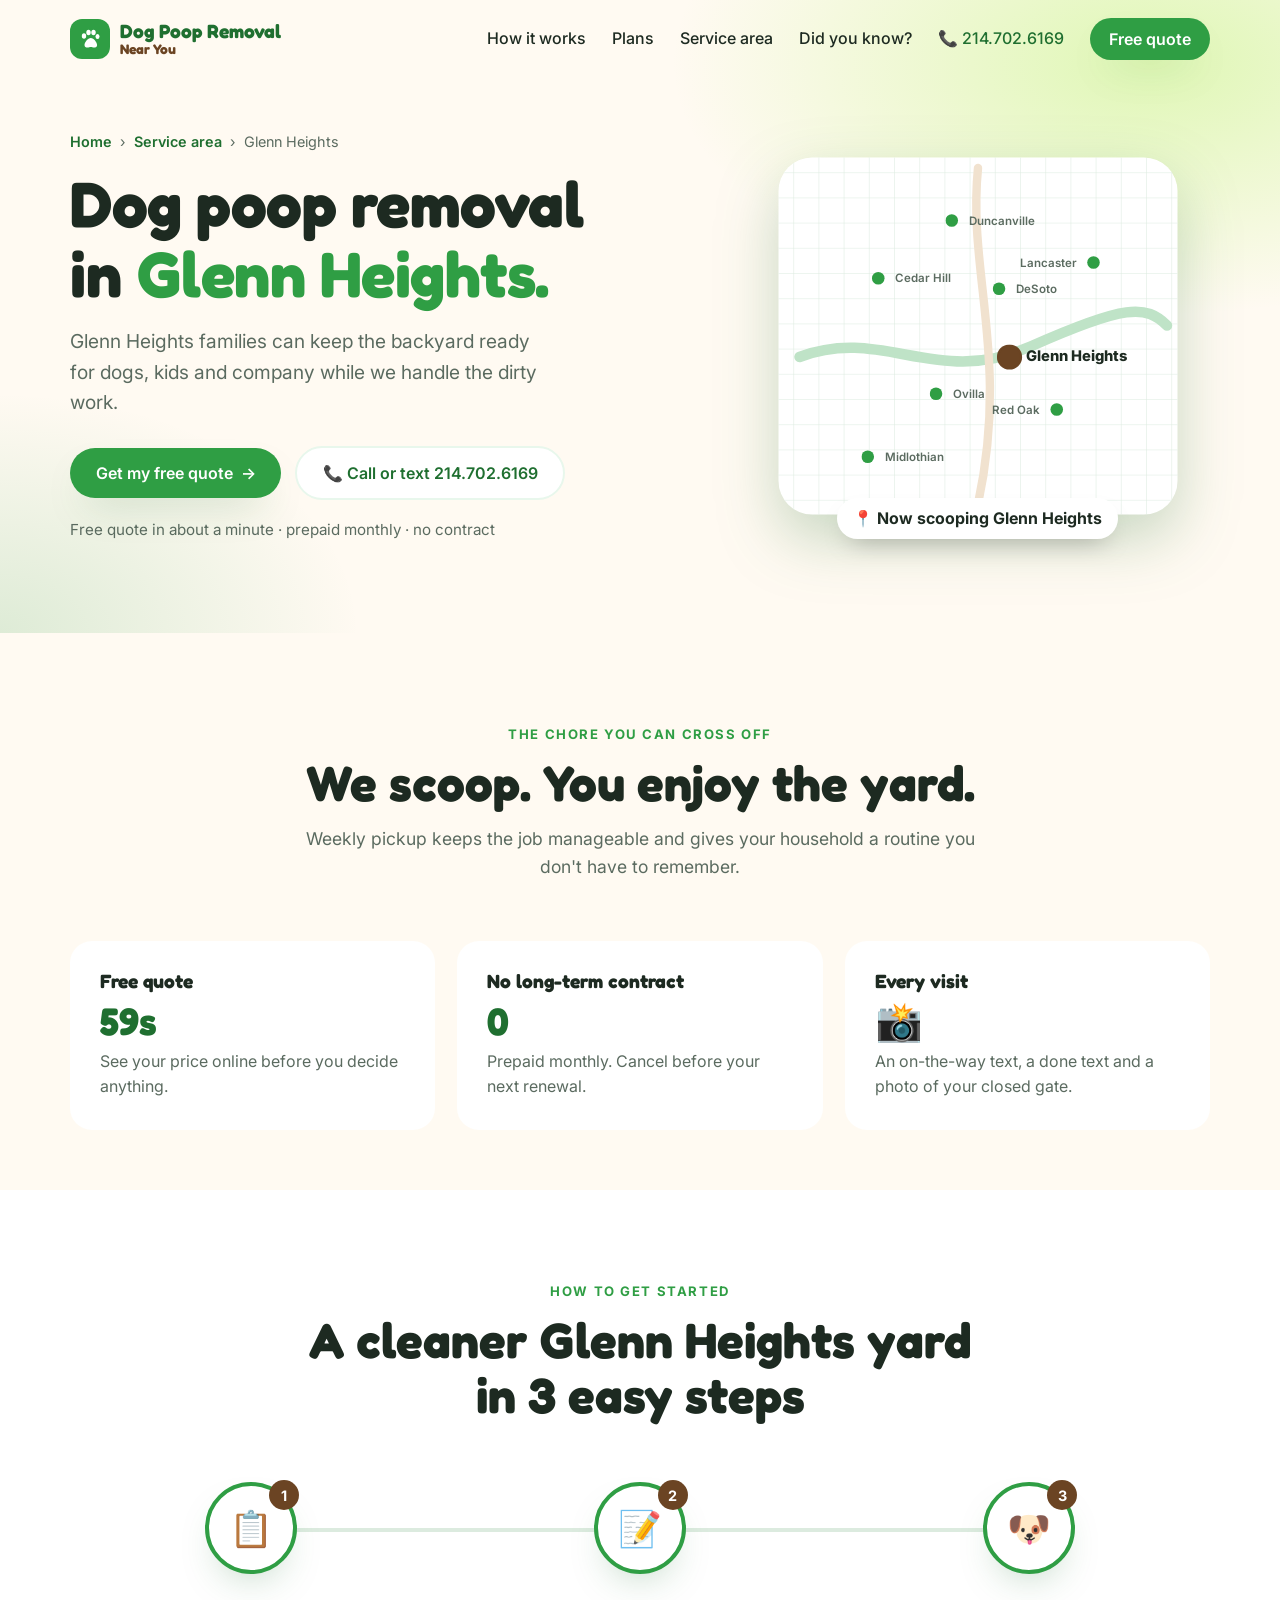
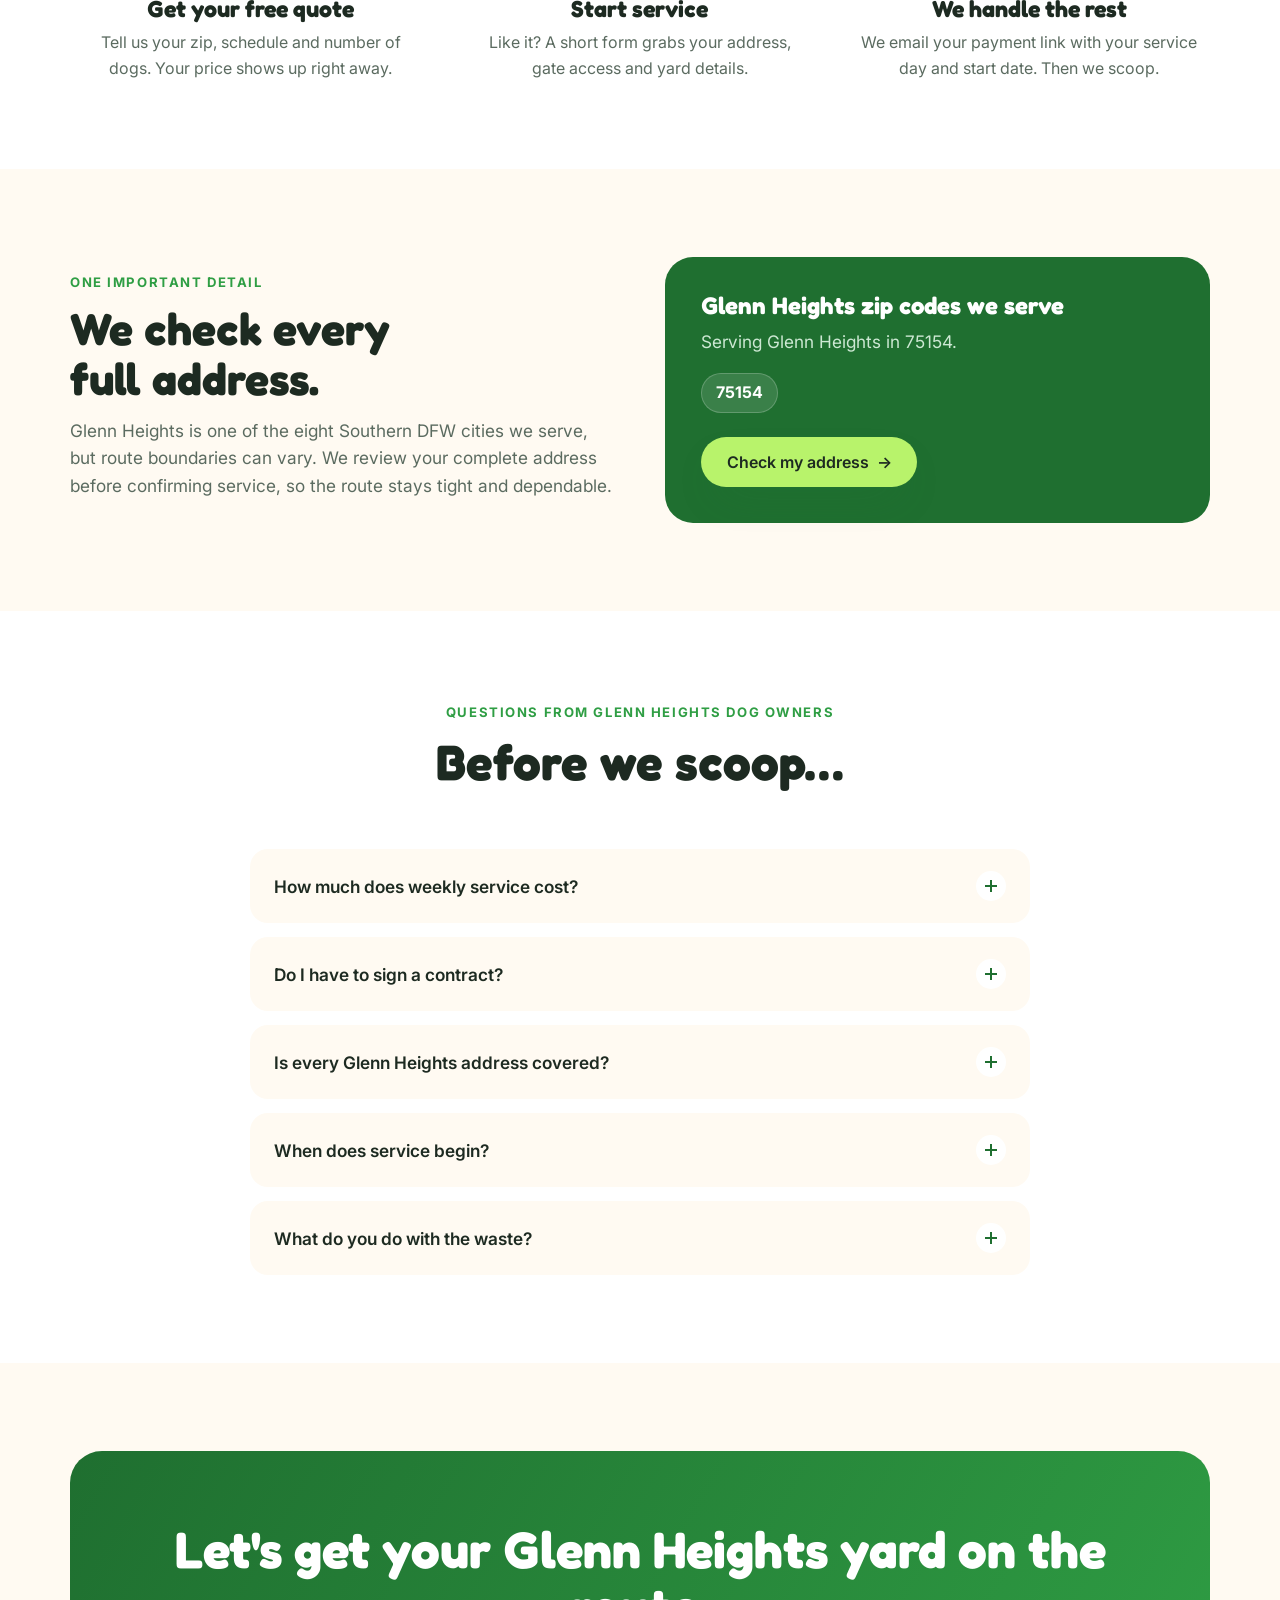
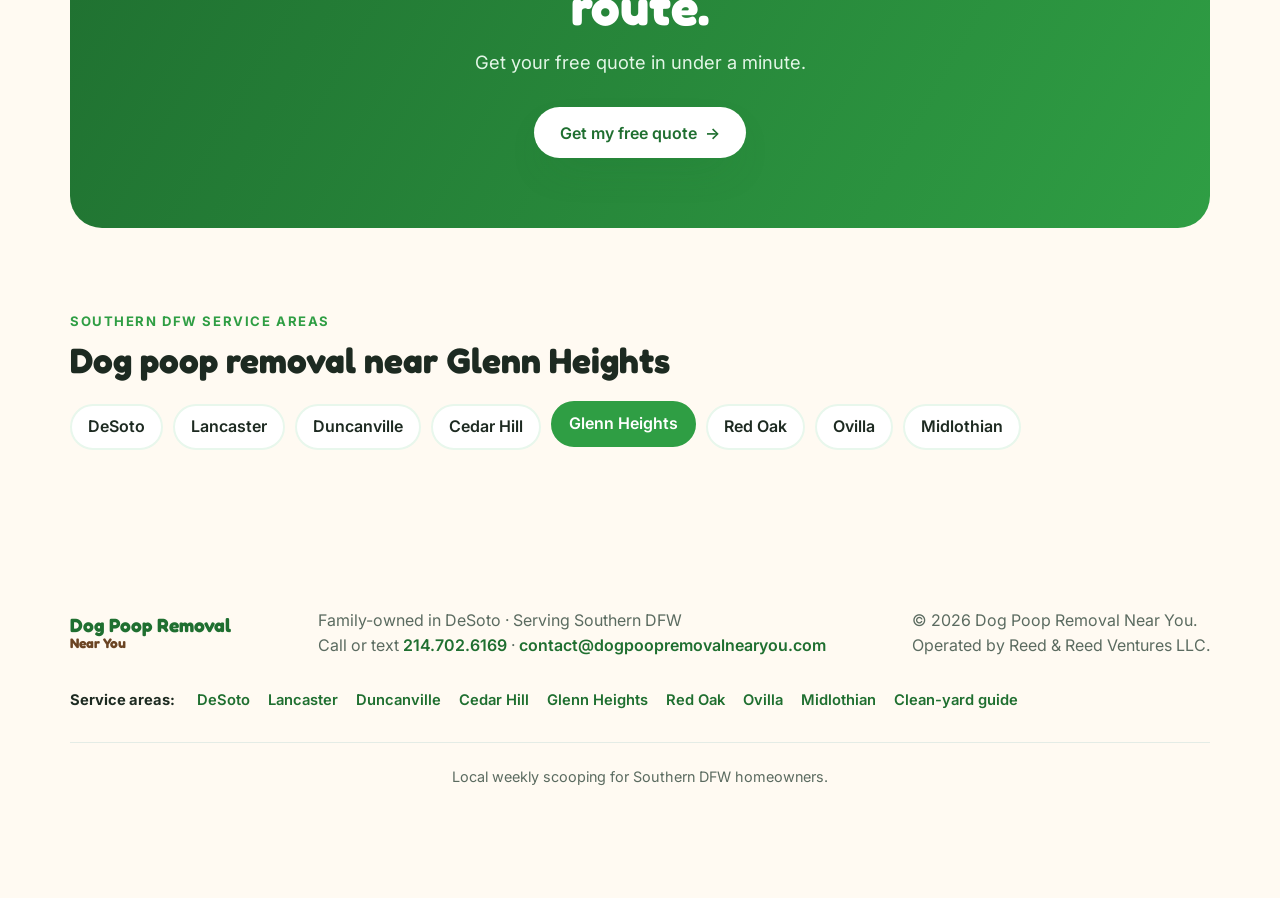
<file: dog-poop-removal-glenn-heights-tx/index.html>
<!DOCTYPE html>
<html lang="en">
<head>
  <meta charset="UTF-8">
  <meta name="viewport" content="width=device-width, initial-scale=1.0">
  <title>Dog Poop Removal in Glenn Heights, TX | Free Quote</title>
  <meta name="description" content="Dog poop removal in Glenn Heights, TX from a local, family-owned team. Weekly or every-other-week yard cleanup, prepaid monthly, no contract. Get a free quote in about a minute.">
  <link rel="canonical" href="https://dogpoopremovalnearyou.com/dog-poop-removal-glenn-heights-tx/">
  <meta property="og:title" content="Dog Poop Removal in Glenn Heights, TX | Free Quote">
  <meta property="og:description" content="Dog poop removal in Glenn Heights, TX from a local, family-owned team. Weekly or every-other-week yard cleanup, prepaid monthly, no contract. Get a free quote in about a minute.">
  <meta property="og:url" content="https://dogpoopremovalnearyou.com/dog-poop-removal-glenn-heights-tx/">
  <meta name="theme-color" content="#2f9e44">
  <link rel="icon" type="image/svg+xml" href="data:image/svg+xml,%3Csvg xmlns='http://www.w3.org/2000/svg' viewBox='0 0 24 24'%3E%3Crect width='24' height='24' rx='6' fill='%232f9e44'/%3E%3Cpath d='M12.8 11c-3 0-6.3 4.4-6.3 7 0 1.8 1.4 2.6 3 2.6 1.3 0 2.2-.6 3.3-.6s2 .6 3.3.6c1.6 0 3-.8 3-2.6 0-2.6-3.3-7-6.3-7z' fill='%23fff'/%3E%3C/svg%3E">
  <link rel="preconnect" href="https://fonts.googleapis.com">
  <link rel="preconnect" href="https://fonts.gstatic.com" crossorigin>
  <link href="https://fonts.googleapis.com/css2?family=Fredoka:wght@500;600;700&family=Inter:wght@400;500;600;700&display=swap" rel="stylesheet">
  <link rel="stylesheet" href="../assets/brand.css">
  <script type="application/ld+json">{"@context": "https://schema.org", "@type": "Service", "name": "Dog poop removal in Glenn Heights, Texas", "serviceType": "Dog waste removal", "description": "Weekly and every-other-week dog poop removal in Glenn Heights, TX. Free quote online, prepaid monthly, no contract.", "provider": {"@type": "LocalBusiness", "name": "Dog Poop Removal Near You", "url": "https://dogpoopremovalnearyou.com/", "telephone": "+1-214-702-6169", "address": {"@type": "PostalAddress", "addressLocality": "DeSoto", "addressRegion": "TX", "addressCountry": "US"}}, "areaServed": {"@type": "City", "name": "Glenn Heights, Texas"}, "url": "https://dogpoopremovalnearyou.com/dog-poop-removal-glenn-heights-tx/"}</script>
  <script type="application/ld+json">{"@context": "https://schema.org", "@type": "FAQPage", "mainEntity": [{"@type": "Question", "name": "How much does weekly service cost?", "acceptedAnswer": {"@type": "Answer", "text": "It depends on how often we come and how many dogs you have. Get a free quote online and you'll see your price in about a minute."}}, {"@type": "Question", "name": "Do I have to sign a contract?", "acceptedAnswer": {"@type": "Answer", "text": "No. Service is prepaid monthly, and you can cancel before your next renewal."}}, {"@type": "Question", "name": "Is every Glenn Heights address covered?", "acceptedAnswer": {"@type": "Answer", "text": "We serve Glenn Heights, but route boundaries can vary. We check your full address before confirming service."}}, {"@type": "Question", "name": "When does service begin?", "acceptedAnswer": {"@type": "Answer", "text": "After your free quote, tap Start service and fill out a short form. We check your address and email your payment link with your service day and start date."}}, {"@type": "Question", "name": "What do you do with the waste?", "acceptedAnswer": {"@type": "Answer", "text": "We double-bag everything and place it in your outdoor trash bin, so it goes out with your regular pickup."}}]}</script>
  <script type="application/ld+json">{"@context": "https://schema.org", "@type": "BreadcrumbList", "itemListElement": [{"@type": "ListItem", "position": 1, "name": "Home", "item": "https://dogpoopremovalnearyou.com/"}, {"@type": "ListItem", "position": 2, "name": "Dog poop removal in Glenn Heights", "item": "https://dogpoopremovalnearyou.com/dog-poop-removal-glenn-heights-tx/"}]}</script>
</head>
<body>
  <div class="progress" id="progress"></div>
  <header class="nav" id="nav">
    <div class="wrap">
      <a href="../" class="logo" aria-label="Dog Poop Removal Near You home">
        <span class="logo-mark" aria-hidden="true"><svg width="24" height="24" viewBox="0 0 24 24" fill="#fff"><ellipse cx="6" cy="9" rx="2.2" ry="2.8"/><ellipse cx="10.5" cy="5.5" rx="2.2" ry="2.8"/><ellipse cx="15.5" cy="5.5" rx="2.2" ry="2.8"/><ellipse cx="19.5" cy="9.5" rx="2" ry="2.6"/><path d="M12.8 11c-3 0-6.3 4.4-6.3 7 0 1.8 1.4 2.6 3 2.6 1.3 0 2.2-.6 3.3-.6s2 .6 3.3.6c1.6 0 3-.8 3-2.6 0-2.6-3.3-7-6.3-7z"/></svg></span>
        <span class="logo-text">Dog Poop Removal<small>Near You</small></span>
      </a>
      <button class="menu-btn" id="menuBtn" aria-label="Open menu" aria-expanded="false"><span></span><span></span><span></span></button>
      <ul class="nav-links" id="navLinks">
        <li><a href="../#how">How it works</a></li>
        <li><a href="../#plans">Plans</a></li>
        <li><a href="../#areas">Service area</a></li>
        <li><a href="../did-you-know/">Did you know?</a></li>
        <li><a href="tel:+12147026169" class="nav-phone">📞 214.702.6169</a></li>
        <li><a href="../#estimate" class="btn btn-primary">Free quote</a></li>
      </ul>
    </div>
  </header>

  <main id="top">
    <section class="page-hero">
      <div class="wrap">
        <div>
          <nav class="crumbs reveal" aria-label="Breadcrumb"><a href="../">Home</a><span aria-hidden="true">›</span><a href="../#areas">Service area</a><span aria-hidden="true">›</span><span>Glenn Heights</span></nav>
          <h1 class="reveal" style="--d:.1s">Dog poop removal in <mark>Glenn Heights.</mark></h1>
          <p class="lead reveal" style="--d:.2s">Glenn Heights families can keep the backyard ready for dogs, kids and company while we handle the dirty work.</p>
          <div class="hero-cta reveal" style="--d:.3s">
            <a href="../#estimate" class="btn btn-primary">Get my free quote <span class="arrow">→</span></a>
            <a href="tel:+12147026169" class="btn btn-ghost">📞 Call or text 214.702.6169</a>
          </div>
          <p class="fine reveal" style="--d:.4s">Free quote in about a minute · prepaid monthly · no contract</p>
        </div>
        <div class="mini-map reveal zoom" style="--d:.2s">
          <svg viewBox="0 0 400 360" role="img" aria-label="Map of the Southern DFW cities we serve">
            <defs><pattern id="grid" width="24" height="24" patternUnits="userSpaceOnUse"><path d="M24 0H0V24" fill="none" stroke="#dcebdf" stroke-width="1"/></pattern></defs>
            <rect x="10" y="10" width="380" height="340" rx="32" fill="#fff"/>
            <rect x="10" y="10" width="380" height="340" rx="32" fill="url(#grid)"/>
            <path d="M30 200 C 110 170, 160 230, 250 190 S 360 150, 380 170" stroke="#bfe3c7" stroke-width="10" fill="none" stroke-linecap="round"/>
            <path d="M200 20 C 190 120, 230 200, 200 340" stroke="#f1e2cf" stroke-width="8" fill="none" stroke-linecap="round"/>
            <g font-family="Inter, sans-serif">
              <g class="pin" style="--d:0.1s"><circle cx="220" cy="135" r="6" fill="#2f9e44"/><text x="236" y="139" text-anchor="start" font-size="11" font-weight="600" fill="#5b6b60">DeSoto</text></g><g class="pin" style="--d:0.2s"><circle cx="310" cy="110" r="6" fill="#2f9e44"/><text x="294" y="114" text-anchor="end" font-size="11" font-weight="600" fill="#5b6b60">Lancaster</text></g><g class="pin" style="--d:0.3s"><circle cx="175" cy="70" r="6" fill="#2f9e44"/><text x="191" y="74" text-anchor="start" font-size="11" font-weight="600" fill="#5b6b60">Duncanville</text></g><g class="pin" style="--d:0.4s"><circle cx="105" cy="125" r="6" fill="#2f9e44"/><text x="121" y="129" text-anchor="start" font-size="11" font-weight="600" fill="#5b6b60">Cedar Hill</text></g><g class="pin here" style="--d:0.5s"><circle class="ring" cx="230" cy="200" r="12" fill="#6b4423"/><circle cx="230" cy="200" r="10" fill="#6b4423"/><text x="246" y="204" text-anchor="start" font-size="15" font-weight="800" fill="#1d2a21">Glenn Heights</text></g><g class="pin" style="--d:0.6s"><circle cx="275" cy="250" r="6" fill="#2f9e44"/><text x="259" y="254" text-anchor="end" font-size="11" font-weight="600" fill="#5b6b60">Red Oak</text></g><g class="pin" style="--d:0.7s"><circle cx="160" cy="235" r="6" fill="#2f9e44"/><text x="176" y="239" text-anchor="start" font-size="11" font-weight="600" fill="#5b6b60">Ovilla</text></g><g class="pin" style="--d:0.8s"><circle cx="95" cy="295" r="6" fill="#2f9e44"/><text x="111" y="299" text-anchor="start" font-size="11" font-weight="600" fill="#5b6b60">Midlothian</text></g>
            </g>
          </svg>
          <span class="map-tag">📍 Now scooping Glenn Heights</span>
        </div>
      </div>
    </section>

    <section class="block" style="padding-bottom:60px">
      <div class="wrap">
        <div class="head reveal">
          <span class="eyebrow">The chore you can cross off</span>
          <h2>We scoop. You enjoy the yard.</h2>
          <p>Weekly pickup keeps the job manageable and gives your household a routine you don't have to remember.</p>
        </div>
        <div class="cards">
          <article class="info-card reveal"><h3>Free quote</h3><span class="big"><span class="count" data-to="60">60</span>s</span><p>See your price online before you decide anything.</p></article>
          <article class="info-card reveal" style="--d:.1s"><h3>No long-term contract</h3><span class="big"><span class="count" data-to="0">0</span></span><p>Prepaid monthly. Cancel before your next renewal.</p></article>
          <article class="info-card reveal" style="--d:.2s"><h3>Every visit</h3><span class="big">📸</span><p>An on-the-way text, a done text and a photo of your closed gate.</p></article>
        </div>
      </div>
    </section>

    <section class="block plans-bg" id="how">
      <div class="wrap">
        <div class="head reveal">
          <span class="eyebrow">How to get started</span>
          <h2>A cleaner Glenn Heights yard in 3 easy steps</h2>
        </div>
        <div class="steps" id="steps">
          <div class="steps-line"><i id="stepsLine"></i></div>
          <div class="step reveal"><div class="step-num">📋<b>1</b></div><h3>Get your free quote</h3><p>Tell us your zip, schedule and number of dogs. Your price shows up right away.</p></div>
          <div class="step reveal" style="--d:.15s"><div class="step-num">📝<b>2</b></div><h3>Start service</h3><p>Like it? A short form grabs your address, gate access and yard details.</p></div>
          <div class="step reveal" style="--d:.3s"><div class="step-num">🐶<b>3</b></div><h3>We handle the rest</h3><p>We email your payment link with your service day and start date. Then we scoop.</p></div>
        </div>
      </div>
    </section>

    <section class="block">
      <div class="wrap split">
        <div class="reveal from-left">
          <span class="eyebrow">One important detail</span>
          <h2>We check every full address.</h2>
          <p>Glenn Heights is one of the eight Southern DFW cities we serve, but route boundaries can vary. We review your complete address before confirming service, so the route stays tight and dependable.</p>
        </div>
        <div class="check-card reveal from-right">
          <h3>Glenn Heights zip codes we serve</h3>
          <p>Serving Glenn Heights in 75154.</p>
          <div class="zips"><span>75154</span></div>
          <a href="../#estimate" class="btn btn-primary">Check my address <span class="arrow">→</span></a>
        </div>
      </div>
    </section>

    <section class="block faq-bg" id="faq">
      <div class="wrap">
        <div class="head reveal">
          <span class="eyebrow">Questions from Glenn Heights dog owners</span>
          <h2>Before we scoop…</h2>
        </div>
        <div class="faqs">
          <details class="reveal"><summary>How much does weekly service cost?<i></i></summary><div class="faq-body"><p>It depends on how often we come and how many dogs you have. Get a free quote online and you'll see your price in about a minute.</p></div></details>
          <details class="reveal" style="--d:0.05s"><summary>Do I have to sign a contract?<i></i></summary><div class="faq-body"><p>No. Service is prepaid monthly, and you can cancel before your next renewal.</p></div></details>
          <details class="reveal" style="--d:0.10s"><summary>Is every Glenn Heights address covered?<i></i></summary><div class="faq-body"><p>We serve Glenn Heights, but route boundaries can vary. We check your full address before confirming service.</p></div></details>
          <details class="reveal" style="--d:0.15s"><summary>When does service begin?<i></i></summary><div class="faq-body"><p>After your free quote, tap Start service and fill out a short form. We check your address and email your payment link with your service day and start date.</p></div></details>
          <details class="reveal" style="--d:0.20s"><summary>What do you do with the waste?<i></i></summary><div class="faq-body"><p>We double-bag everything and place it in your outdoor trash bin, so it goes out with your regular pickup.</p></div></details>
        </div>
      </div>
    </section>

    <section class="block" style="padding-bottom:40px">
      <div class="wrap">
        <div class="cta reveal zoom" id="cta">
          <h2>Let's get your Glenn Heights yard on the route.</h2>
          <p>Get your free quote in under a minute.</p>
          <a href="../#estimate" class="btn btn-primary">Get my free quote <span class="arrow">→</span></a>
        </div>
      </div>
    </section>

    <section class="block" style="padding-top:40px">
      <div class="wrap reveal">
        <span class="eyebrow">Southern DFW service areas</span>
        <h2 style="font-size:clamp(1.6rem,3.4vw,2.2rem);margin:8px 0 4px">Dog poop removal near Glenn Heights</h2>
        <div class="area-tags"><a href="../dog-poop-removal-desoto-tx/">DeSoto</a> <a href="../dog-poop-removal-lancaster-tx/">Lancaster</a> <a href="../dog-poop-removal-duncanville-tx/">Duncanville</a> <a href="../dog-poop-removal-cedar-hill-tx/">Cedar Hill</a> <a href="../dog-poop-removal-glenn-heights-tx/" aria-current="page">Glenn Heights</a> <a href="../dog-poop-removal-red-oak-tx/">Red Oak</a> <a href="../dog-poop-removal-ovilla-tx/">Ovilla</a> <a href="../dog-poop-removal-midlothian-tx/">Midlothian</a></div>
      </div>
    </section>
  </main>

  <footer>
    <div class="wrap">
      <a href="../" class="logo"><span class="logo-text">Dog Poop Removal<small>Near You</small></span></a>
      <p>Family-owned in DeSoto · Serving Southern DFW<br>Call or text <a href="tel:+12147026169">214.702.6169</a> · <a href="mailto:contact@dogpoopremovalnearyou.com">contact@dogpoopremovalnearyou.com</a></p>
      <p>© <span id="year">2026</span> Dog Poop Removal Near You.<br>Operated by Reed &amp; Reed Ventures LLC.</p>
      <p class="footer-links"><b>Service areas:</b> <a href="../dog-poop-removal-desoto-tx/">DeSoto</a> <a href="../dog-poop-removal-lancaster-tx/">Lancaster</a> <a href="../dog-poop-removal-duncanville-tx/">Duncanville</a> <a href="../dog-poop-removal-cedar-hill-tx/">Cedar Hill</a> <a href="../dog-poop-removal-glenn-heights-tx/">Glenn Heights</a> <a href="../dog-poop-removal-red-oak-tx/">Red Oak</a> <a href="../dog-poop-removal-ovilla-tx/">Ovilla</a> <a href="../dog-poop-removal-midlothian-tx/">Midlothian</a> <a href="../did-you-know/">Clean-yard guide</a></p>
      <p class="family">Local weekly scooping for Southern DFW homeowners.</p>
    </div>
  </footer>

  <div class="sticky-cta" id="stickyCta">
    <a href="../#estimate" class="btn btn-primary">Free quote</a>
    <a href="tel:+12147026169" class="btn btn-ghost">📞 Call / text</a>
  </div>

  <script src="../assets/brand.js"></script>
</body>
</html>
</file>
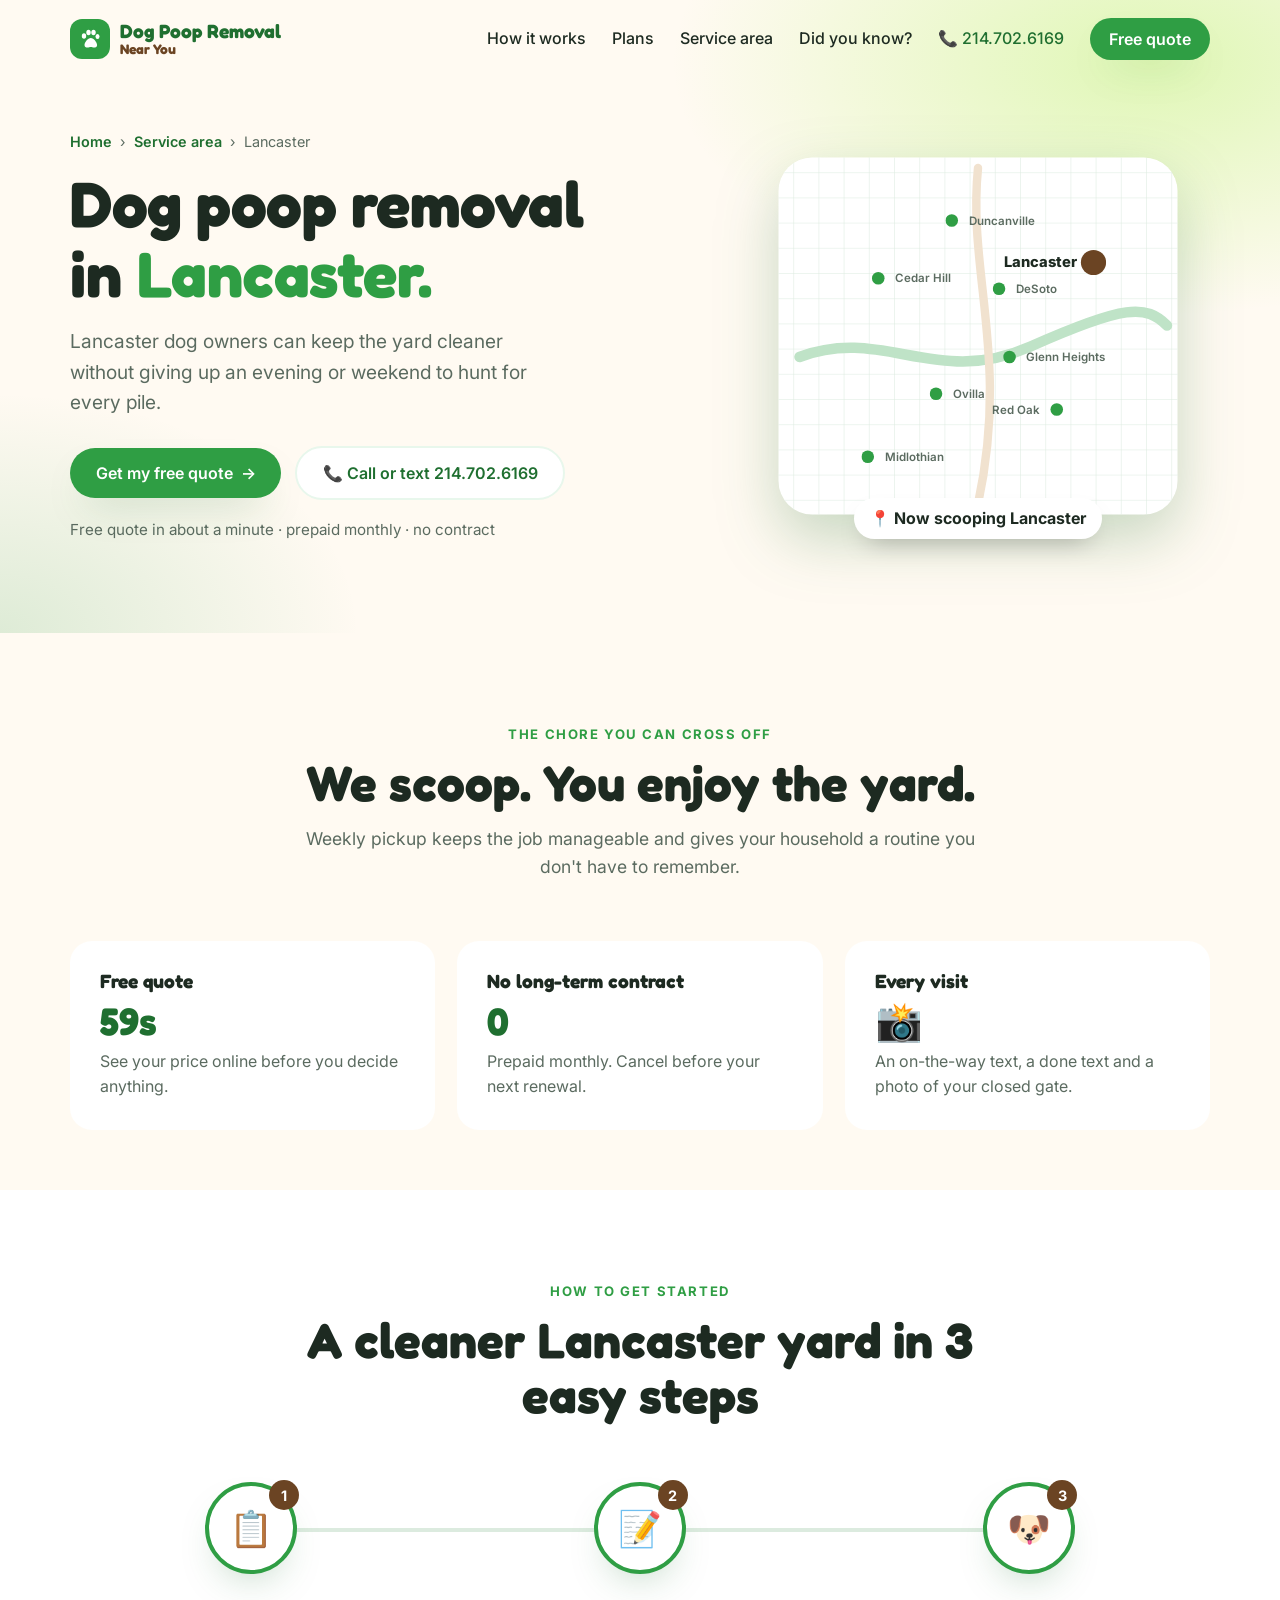
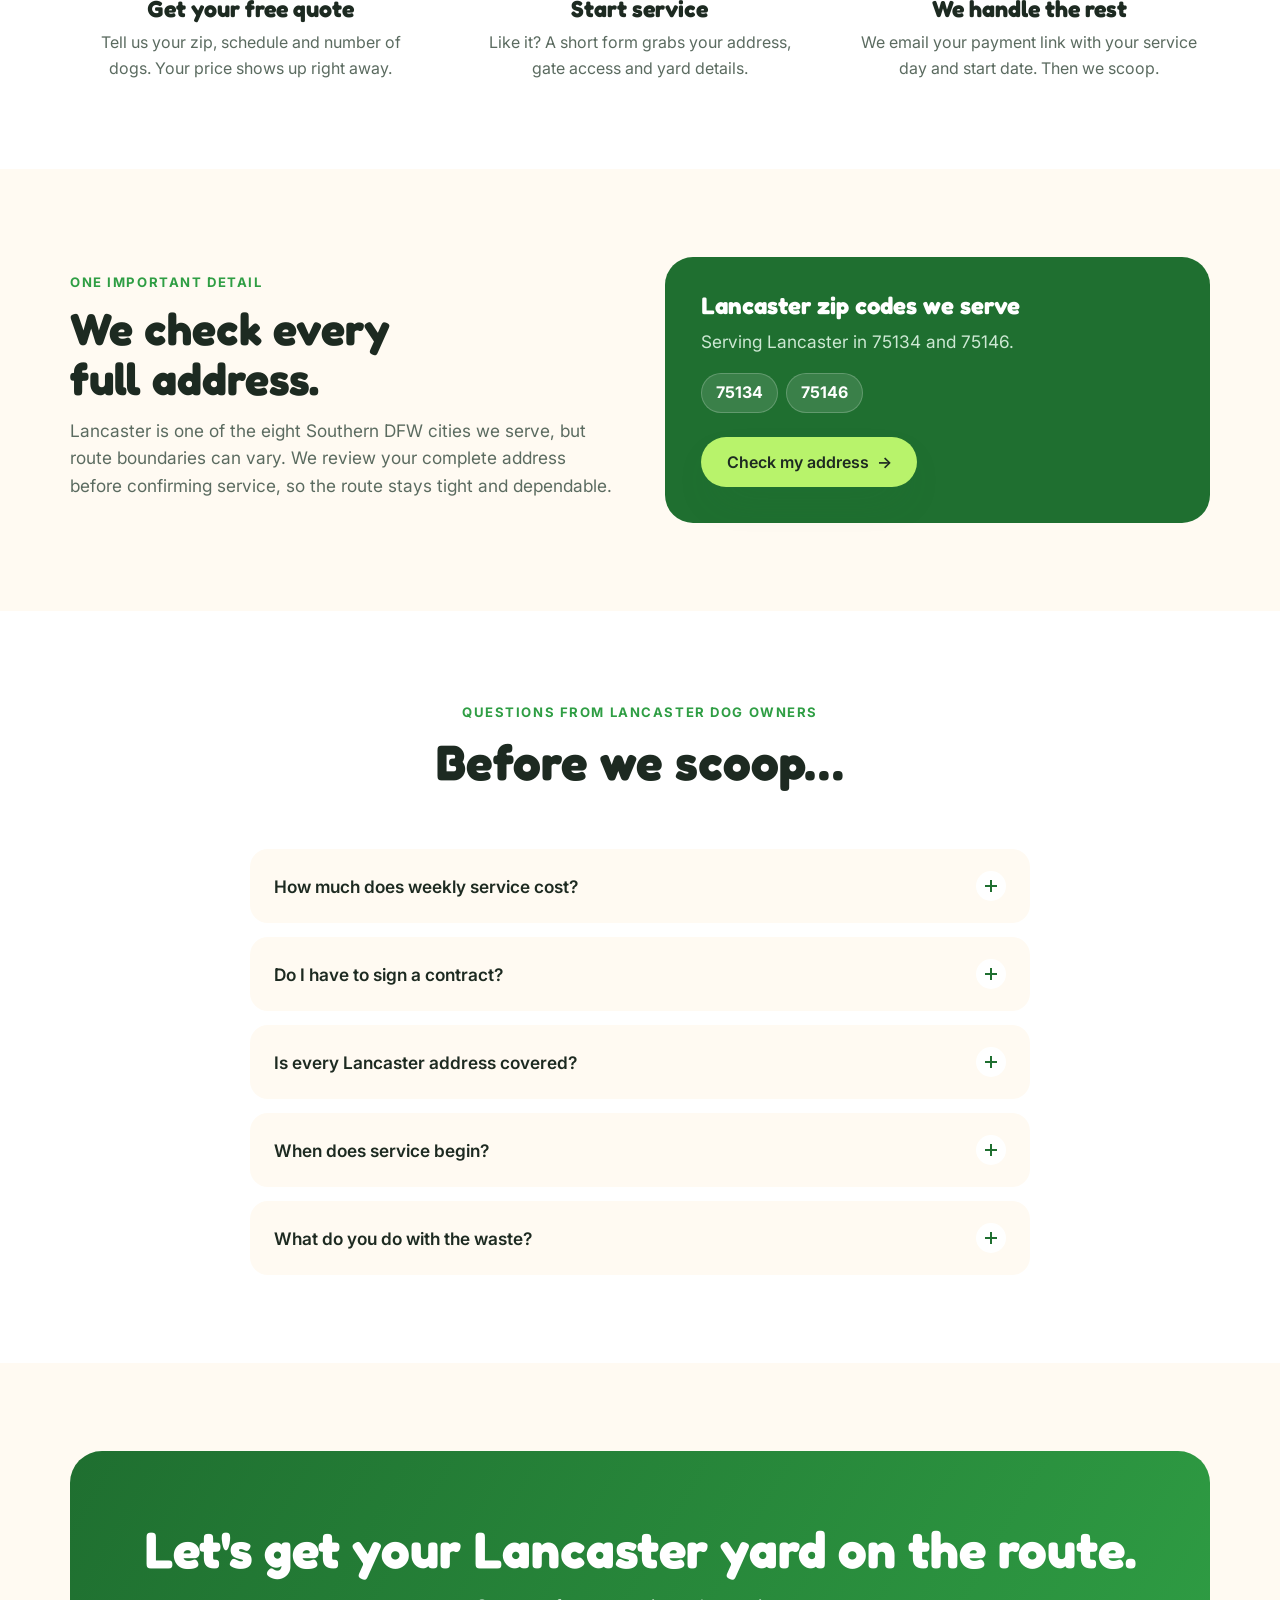
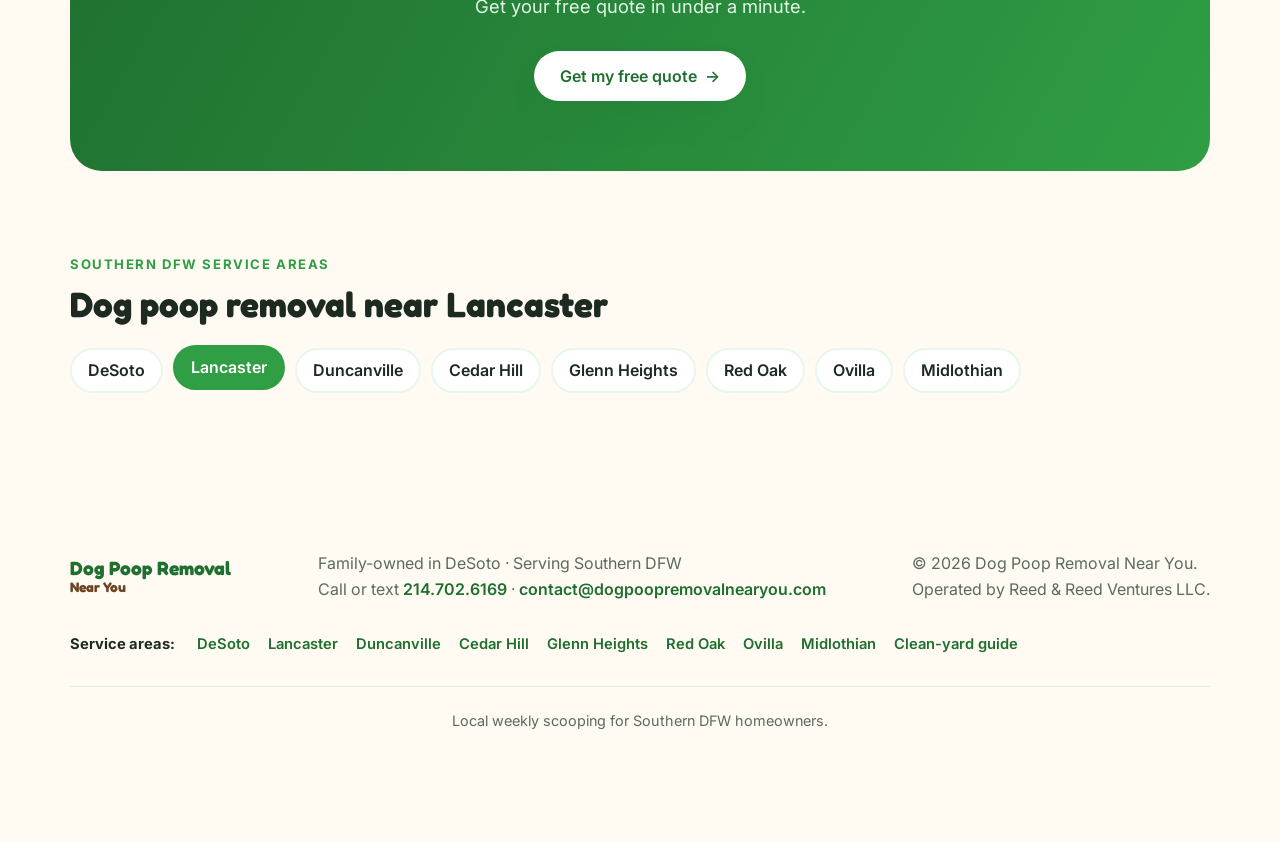
<file: dog-poop-removal-lancaster-tx/index.html>
<!DOCTYPE html>
<html lang="en">
<head>
  <meta charset="UTF-8">
  <meta name="viewport" content="width=device-width, initial-scale=1.0">
  <title>Dog Poop Removal in Lancaster, TX | Free Quote</title>
  <meta name="description" content="Dog poop removal in Lancaster, TX from a local, family-owned team. Weekly or every-other-week yard cleanup, prepaid monthly, no contract. Get a free quote in about a minute.">
  <link rel="canonical" href="https://dogpoopremovalnearyou.com/dog-poop-removal-lancaster-tx/">
  <meta property="og:title" content="Dog Poop Removal in Lancaster, TX | Free Quote">
  <meta property="og:description" content="Dog poop removal in Lancaster, TX from a local, family-owned team. Weekly or every-other-week yard cleanup, prepaid monthly, no contract. Get a free quote in about a minute.">
  <meta property="og:url" content="https://dogpoopremovalnearyou.com/dog-poop-removal-lancaster-tx/">
  <meta name="theme-color" content="#2f9e44">
  <link rel="icon" type="image/svg+xml" href="data:image/svg+xml,%3Csvg xmlns='http://www.w3.org/2000/svg' viewBox='0 0 24 24'%3E%3Crect width='24' height='24' rx='6' fill='%232f9e44'/%3E%3Cpath d='M12.8 11c-3 0-6.3 4.4-6.3 7 0 1.8 1.4 2.6 3 2.6 1.3 0 2.2-.6 3.3-.6s2 .6 3.3.6c1.6 0 3-.8 3-2.6 0-2.6-3.3-7-6.3-7z' fill='%23fff'/%3E%3C/svg%3E">
  <link rel="preconnect" href="https://fonts.googleapis.com">
  <link rel="preconnect" href="https://fonts.gstatic.com" crossorigin>
  <link href="https://fonts.googleapis.com/css2?family=Fredoka:wght@500;600;700&family=Inter:wght@400;500;600;700&display=swap" rel="stylesheet">
  <link rel="stylesheet" href="../assets/brand.css">
  <script type="application/ld+json">{"@context": "https://schema.org", "@type": "Service", "name": "Dog poop removal in Lancaster, Texas", "serviceType": "Dog waste removal", "description": "Weekly and every-other-week dog poop removal in Lancaster, TX. Free quote online, prepaid monthly, no contract.", "provider": {"@type": "LocalBusiness", "name": "Dog Poop Removal Near You", "url": "https://dogpoopremovalnearyou.com/", "telephone": "+1-214-702-6169", "address": {"@type": "PostalAddress", "addressLocality": "DeSoto", "addressRegion": "TX", "addressCountry": "US"}}, "areaServed": {"@type": "City", "name": "Lancaster, Texas"}, "url": "https://dogpoopremovalnearyou.com/dog-poop-removal-lancaster-tx/"}</script>
  <script type="application/ld+json">{"@context": "https://schema.org", "@type": "FAQPage", "mainEntity": [{"@type": "Question", "name": "How much does weekly service cost?", "acceptedAnswer": {"@type": "Answer", "text": "It depends on how often we come and how many dogs you have. Get a free quote online and you'll see your price in about a minute."}}, {"@type": "Question", "name": "Do I have to sign a contract?", "acceptedAnswer": {"@type": "Answer", "text": "No. Service is prepaid monthly, and you can cancel before your next renewal."}}, {"@type": "Question", "name": "Is every Lancaster address covered?", "acceptedAnswer": {"@type": "Answer", "text": "We serve Lancaster, but route boundaries can vary. We check your full address before confirming service."}}, {"@type": "Question", "name": "When does service begin?", "acceptedAnswer": {"@type": "Answer", "text": "After your free quote, tap Start service and fill out a short form. We check your address and email your payment link with your service day and start date."}}, {"@type": "Question", "name": "What do you do with the waste?", "acceptedAnswer": {"@type": "Answer", "text": "We double-bag everything and place it in your outdoor trash bin, so it goes out with your regular pickup."}}]}</script>
  <script type="application/ld+json">{"@context": "https://schema.org", "@type": "BreadcrumbList", "itemListElement": [{"@type": "ListItem", "position": 1, "name": "Home", "item": "https://dogpoopremovalnearyou.com/"}, {"@type": "ListItem", "position": 2, "name": "Dog poop removal in Lancaster", "item": "https://dogpoopremovalnearyou.com/dog-poop-removal-lancaster-tx/"}]}</script>
</head>
<body>
  <div class="progress" id="progress"></div>
  <header class="nav" id="nav">
    <div class="wrap">
      <a href="../" class="logo" aria-label="Dog Poop Removal Near You home">
        <span class="logo-mark" aria-hidden="true"><svg width="24" height="24" viewBox="0 0 24 24" fill="#fff"><ellipse cx="6" cy="9" rx="2.2" ry="2.8"/><ellipse cx="10.5" cy="5.5" rx="2.2" ry="2.8"/><ellipse cx="15.5" cy="5.5" rx="2.2" ry="2.8"/><ellipse cx="19.5" cy="9.5" rx="2" ry="2.6"/><path d="M12.8 11c-3 0-6.3 4.4-6.3 7 0 1.8 1.4 2.6 3 2.6 1.3 0 2.2-.6 3.3-.6s2 .6 3.3.6c1.6 0 3-.8 3-2.6 0-2.6-3.3-7-6.3-7z"/></svg></span>
        <span class="logo-text">Dog Poop Removal<small>Near You</small></span>
      </a>
      <button class="menu-btn" id="menuBtn" aria-label="Open menu" aria-expanded="false"><span></span><span></span><span></span></button>
      <ul class="nav-links" id="navLinks">
        <li><a href="../#how">How it works</a></li>
        <li><a href="../#plans">Plans</a></li>
        <li><a href="../#areas">Service area</a></li>
        <li><a href="../did-you-know/">Did you know?</a></li>
        <li><a href="tel:+12147026169" class="nav-phone">📞 214.702.6169</a></li>
        <li><a href="../#estimate" class="btn btn-primary">Free quote</a></li>
      </ul>
    </div>
  </header>

  <main id="top">
    <section class="page-hero">
      <div class="wrap">
        <div>
          <nav class="crumbs reveal" aria-label="Breadcrumb"><a href="../">Home</a><span aria-hidden="true">›</span><a href="../#areas">Service area</a><span aria-hidden="true">›</span><span>Lancaster</span></nav>
          <h1 class="reveal" style="--d:.1s">Dog poop removal in <mark>Lancaster.</mark></h1>
          <p class="lead reveal" style="--d:.2s">Lancaster dog owners can keep the yard cleaner without giving up an evening or weekend to hunt for every pile.</p>
          <div class="hero-cta reveal" style="--d:.3s">
            <a href="../#estimate" class="btn btn-primary">Get my free quote <span class="arrow">→</span></a>
            <a href="tel:+12147026169" class="btn btn-ghost">📞 Call or text 214.702.6169</a>
          </div>
          <p class="fine reveal" style="--d:.4s">Free quote in about a minute · prepaid monthly · no contract</p>
        </div>
        <div class="mini-map reveal zoom" style="--d:.2s">
          <svg viewBox="0 0 400 360" role="img" aria-label="Map of the Southern DFW cities we serve">
            <defs><pattern id="grid" width="24" height="24" patternUnits="userSpaceOnUse"><path d="M24 0H0V24" fill="none" stroke="#dcebdf" stroke-width="1"/></pattern></defs>
            <rect x="10" y="10" width="380" height="340" rx="32" fill="#fff"/>
            <rect x="10" y="10" width="380" height="340" rx="32" fill="url(#grid)"/>
            <path d="M30 200 C 110 170, 160 230, 250 190 S 360 150, 380 170" stroke="#bfe3c7" stroke-width="10" fill="none" stroke-linecap="round"/>
            <path d="M200 20 C 190 120, 230 200, 200 340" stroke="#f1e2cf" stroke-width="8" fill="none" stroke-linecap="round"/>
            <g font-family="Inter, sans-serif">
              <g class="pin" style="--d:0.1s"><circle cx="220" cy="135" r="6" fill="#2f9e44"/><text x="236" y="139" text-anchor="start" font-size="11" font-weight="600" fill="#5b6b60">DeSoto</text></g><g class="pin here" style="--d:0.2s"><circle class="ring" cx="310" cy="110" r="12" fill="#6b4423"/><circle cx="310" cy="110" r="10" fill="#6b4423"/><text x="294" y="114" text-anchor="end" font-size="15" font-weight="800" fill="#1d2a21">Lancaster</text></g><g class="pin" style="--d:0.3s"><circle cx="175" cy="70" r="6" fill="#2f9e44"/><text x="191" y="74" text-anchor="start" font-size="11" font-weight="600" fill="#5b6b60">Duncanville</text></g><g class="pin" style="--d:0.4s"><circle cx="105" cy="125" r="6" fill="#2f9e44"/><text x="121" y="129" text-anchor="start" font-size="11" font-weight="600" fill="#5b6b60">Cedar Hill</text></g><g class="pin" style="--d:0.5s"><circle cx="230" cy="200" r="6" fill="#2f9e44"/><text x="246" y="204" text-anchor="start" font-size="11" font-weight="600" fill="#5b6b60">Glenn Heights</text></g><g class="pin" style="--d:0.6s"><circle cx="275" cy="250" r="6" fill="#2f9e44"/><text x="259" y="254" text-anchor="end" font-size="11" font-weight="600" fill="#5b6b60">Red Oak</text></g><g class="pin" style="--d:0.7s"><circle cx="160" cy="235" r="6" fill="#2f9e44"/><text x="176" y="239" text-anchor="start" font-size="11" font-weight="600" fill="#5b6b60">Ovilla</text></g><g class="pin" style="--d:0.8s"><circle cx="95" cy="295" r="6" fill="#2f9e44"/><text x="111" y="299" text-anchor="start" font-size="11" font-weight="600" fill="#5b6b60">Midlothian</text></g>
            </g>
          </svg>
          <span class="map-tag">📍 Now scooping Lancaster</span>
        </div>
      </div>
    </section>

    <section class="block" style="padding-bottom:60px">
      <div class="wrap">
        <div class="head reveal">
          <span class="eyebrow">The chore you can cross off</span>
          <h2>We scoop. You enjoy the yard.</h2>
          <p>Weekly pickup keeps the job manageable and gives your household a routine you don't have to remember.</p>
        </div>
        <div class="cards">
          <article class="info-card reveal"><h3>Free quote</h3><span class="big"><span class="count" data-to="60">60</span>s</span><p>See your price online before you decide anything.</p></article>
          <article class="info-card reveal" style="--d:.1s"><h3>No long-term contract</h3><span class="big"><span class="count" data-to="0">0</span></span><p>Prepaid monthly. Cancel before your next renewal.</p></article>
          <article class="info-card reveal" style="--d:.2s"><h3>Every visit</h3><span class="big">📸</span><p>An on-the-way text, a done text and a photo of your closed gate.</p></article>
        </div>
      </div>
    </section>

    <section class="block plans-bg" id="how">
      <div class="wrap">
        <div class="head reveal">
          <span class="eyebrow">How to get started</span>
          <h2>A cleaner Lancaster yard in 3 easy steps</h2>
        </div>
        <div class="steps" id="steps">
          <div class="steps-line"><i id="stepsLine"></i></div>
          <div class="step reveal"><div class="step-num">📋<b>1</b></div><h3>Get your free quote</h3><p>Tell us your zip, schedule and number of dogs. Your price shows up right away.</p></div>
          <div class="step reveal" style="--d:.15s"><div class="step-num">📝<b>2</b></div><h3>Start service</h3><p>Like it? A short form grabs your address, gate access and yard details.</p></div>
          <div class="step reveal" style="--d:.3s"><div class="step-num">🐶<b>3</b></div><h3>We handle the rest</h3><p>We email your payment link with your service day and start date. Then we scoop.</p></div>
        </div>
      </div>
    </section>

    <section class="block">
      <div class="wrap split">
        <div class="reveal from-left">
          <span class="eyebrow">One important detail</span>
          <h2>We check every full address.</h2>
          <p>Lancaster is one of the eight Southern DFW cities we serve, but route boundaries can vary. We review your complete address before confirming service, so the route stays tight and dependable.</p>
        </div>
        <div class="check-card reveal from-right">
          <h3>Lancaster zip codes we serve</h3>
          <p>Serving Lancaster in 75134 and 75146.</p>
          <div class="zips"><span>75134</span><span>75146</span></div>
          <a href="../#estimate" class="btn btn-primary">Check my address <span class="arrow">→</span></a>
        </div>
      </div>
    </section>

    <section class="block faq-bg" id="faq">
      <div class="wrap">
        <div class="head reveal">
          <span class="eyebrow">Questions from Lancaster dog owners</span>
          <h2>Before we scoop…</h2>
        </div>
        <div class="faqs">
          <details class="reveal"><summary>How much does weekly service cost?<i></i></summary><div class="faq-body"><p>It depends on how often we come and how many dogs you have. Get a free quote online and you'll see your price in about a minute.</p></div></details>
          <details class="reveal" style="--d:0.05s"><summary>Do I have to sign a contract?<i></i></summary><div class="faq-body"><p>No. Service is prepaid monthly, and you can cancel before your next renewal.</p></div></details>
          <details class="reveal" style="--d:0.10s"><summary>Is every Lancaster address covered?<i></i></summary><div class="faq-body"><p>We serve Lancaster, but route boundaries can vary. We check your full address before confirming service.</p></div></details>
          <details class="reveal" style="--d:0.15s"><summary>When does service begin?<i></i></summary><div class="faq-body"><p>After your free quote, tap Start service and fill out a short form. We check your address and email your payment link with your service day and start date.</p></div></details>
          <details class="reveal" style="--d:0.20s"><summary>What do you do with the waste?<i></i></summary><div class="faq-body"><p>We double-bag everything and place it in your outdoor trash bin, so it goes out with your regular pickup.</p></div></details>
        </div>
      </div>
    </section>

    <section class="block" style="padding-bottom:40px">
      <div class="wrap">
        <div class="cta reveal zoom" id="cta">
          <h2>Let's get your Lancaster yard on the route.</h2>
          <p>Get your free quote in under a minute.</p>
          <a href="../#estimate" class="btn btn-primary">Get my free quote <span class="arrow">→</span></a>
        </div>
      </div>
    </section>

    <section class="block" style="padding-top:40px">
      <div class="wrap reveal">
        <span class="eyebrow">Southern DFW service areas</span>
        <h2 style="font-size:clamp(1.6rem,3.4vw,2.2rem);margin:8px 0 4px">Dog poop removal near Lancaster</h2>
        <div class="area-tags"><a href="../dog-poop-removal-desoto-tx/">DeSoto</a> <a href="../dog-poop-removal-lancaster-tx/" aria-current="page">Lancaster</a> <a href="../dog-poop-removal-duncanville-tx/">Duncanville</a> <a href="../dog-poop-removal-cedar-hill-tx/">Cedar Hill</a> <a href="../dog-poop-removal-glenn-heights-tx/">Glenn Heights</a> <a href="../dog-poop-removal-red-oak-tx/">Red Oak</a> <a href="../dog-poop-removal-ovilla-tx/">Ovilla</a> <a href="../dog-poop-removal-midlothian-tx/">Midlothian</a></div>
      </div>
    </section>
  </main>

  <footer>
    <div class="wrap">
      <a href="../" class="logo"><span class="logo-text">Dog Poop Removal<small>Near You</small></span></a>
      <p>Family-owned in DeSoto · Serving Southern DFW<br>Call or text <a href="tel:+12147026169">214.702.6169</a> · <a href="mailto:contact@dogpoopremovalnearyou.com">contact@dogpoopremovalnearyou.com</a></p>
      <p>© <span id="year">2026</span> Dog Poop Removal Near You.<br>Operated by Reed &amp; Reed Ventures LLC.</p>
      <p class="footer-links"><b>Service areas:</b> <a href="../dog-poop-removal-desoto-tx/">DeSoto</a> <a href="../dog-poop-removal-lancaster-tx/">Lancaster</a> <a href="../dog-poop-removal-duncanville-tx/">Duncanville</a> <a href="../dog-poop-removal-cedar-hill-tx/">Cedar Hill</a> <a href="../dog-poop-removal-glenn-heights-tx/">Glenn Heights</a> <a href="../dog-poop-removal-red-oak-tx/">Red Oak</a> <a href="../dog-poop-removal-ovilla-tx/">Ovilla</a> <a href="../dog-poop-removal-midlothian-tx/">Midlothian</a> <a href="../did-you-know/">Clean-yard guide</a></p>
      <p class="family">Local weekly scooping for Southern DFW homeowners.</p>
    </div>
  </footer>

  <div class="sticky-cta" id="stickyCta">
    <a href="../#estimate" class="btn btn-primary">Free quote</a>
    <a href="tel:+12147026169" class="btn btn-ghost">📞 Call / text</a>
  </div>

  <script src="../assets/brand.js"></script>
</body>
</html>
</file>
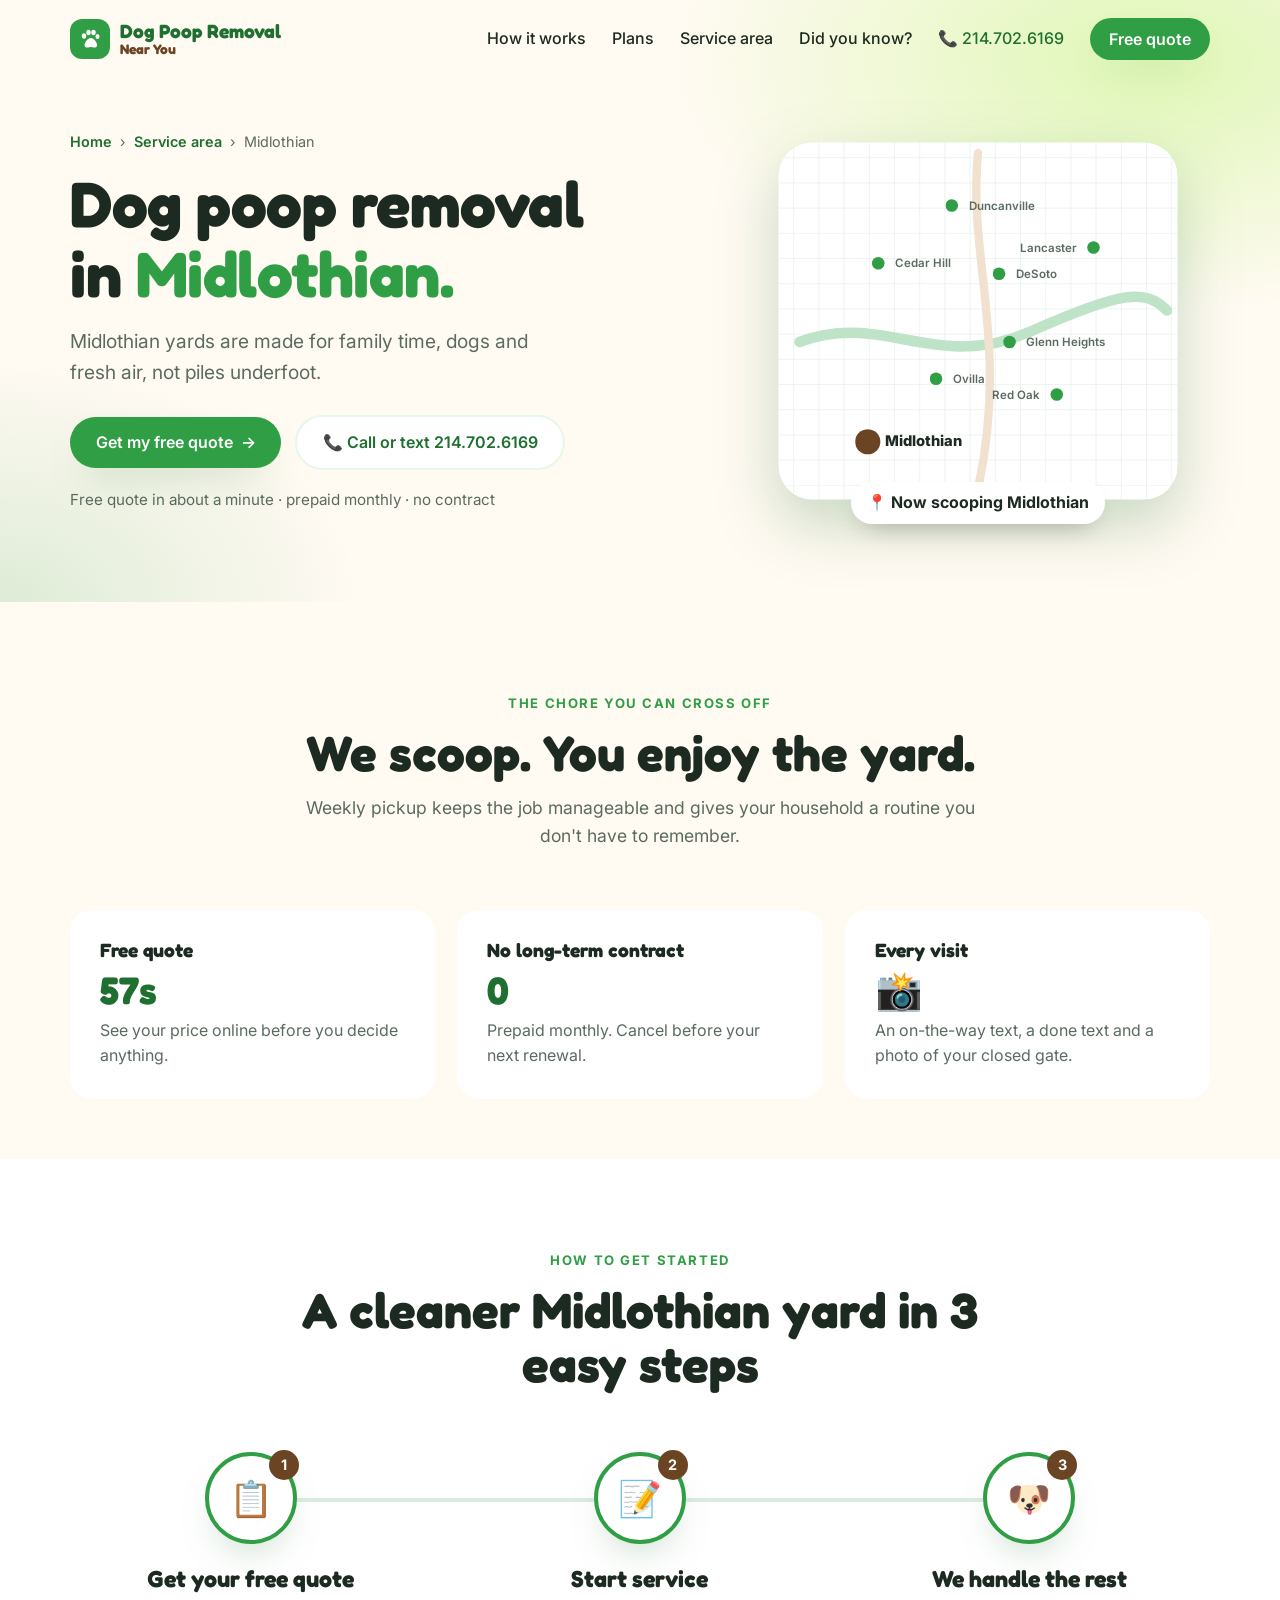
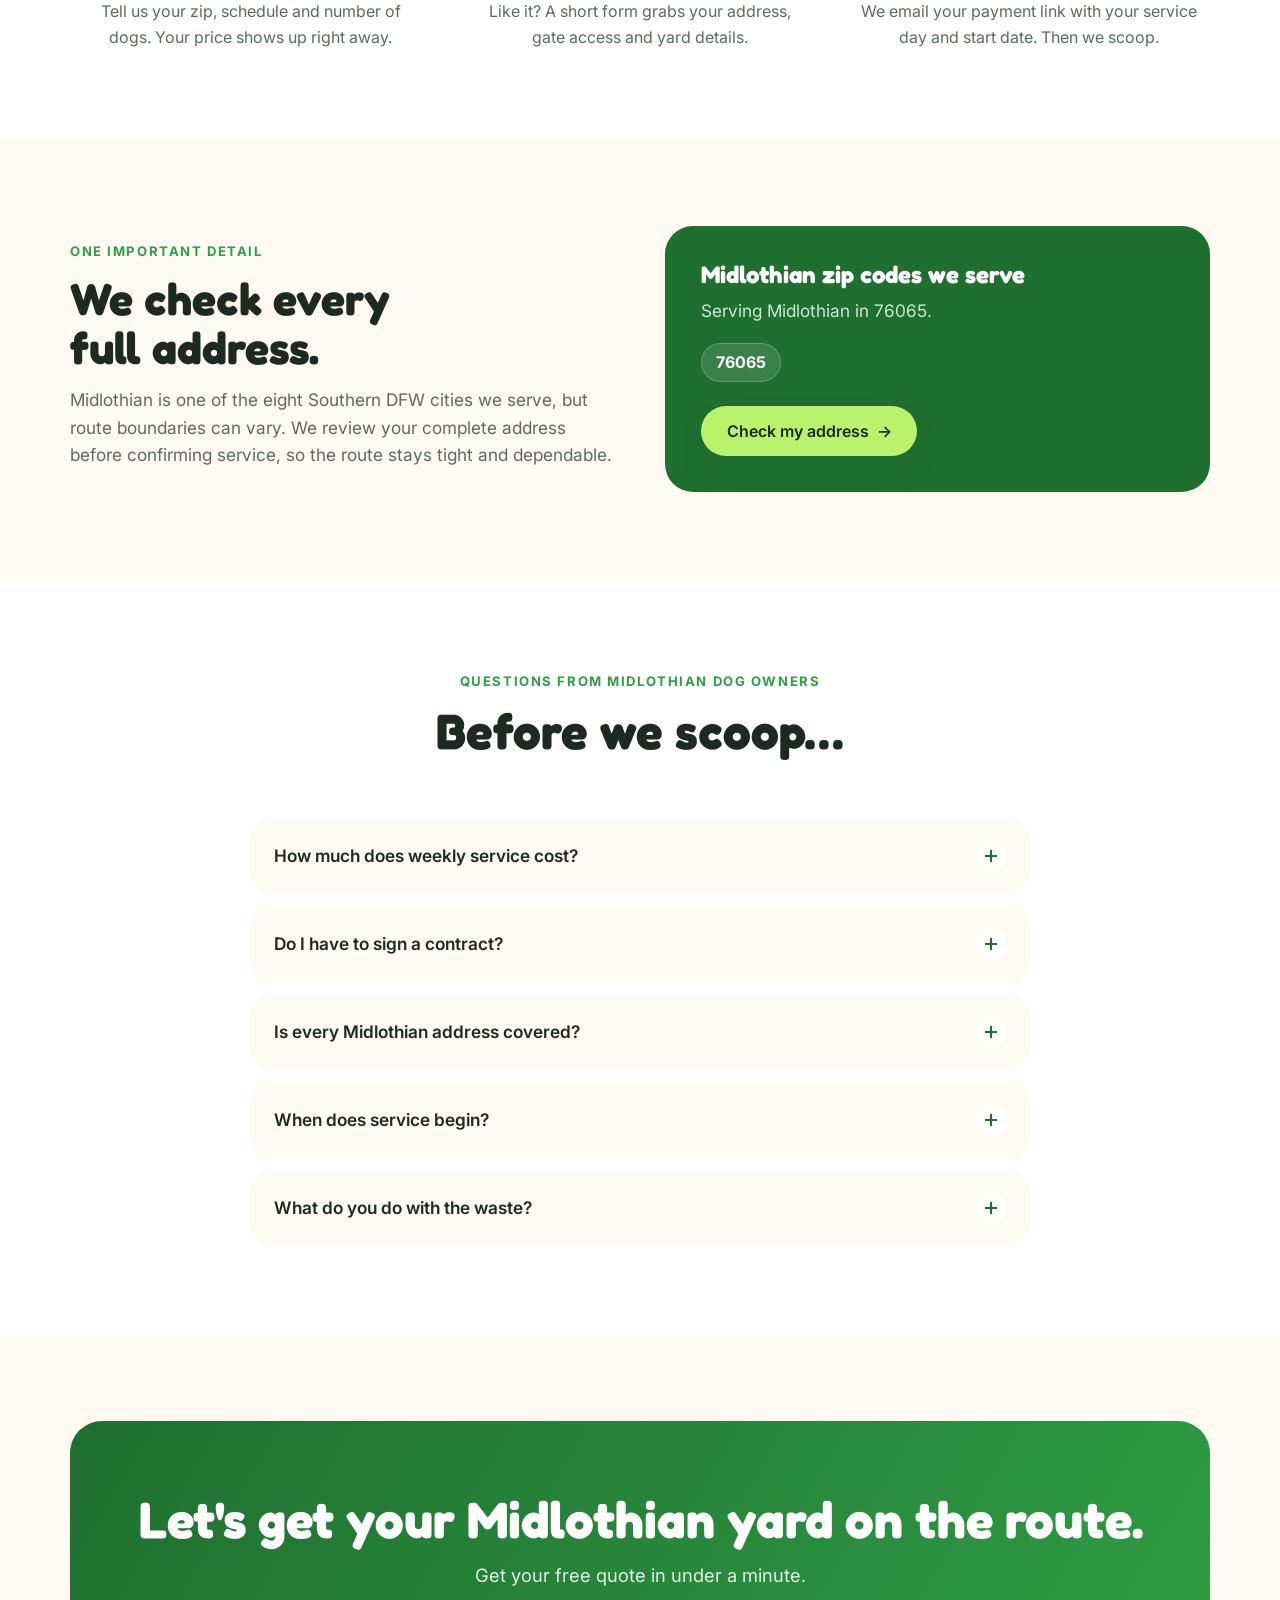
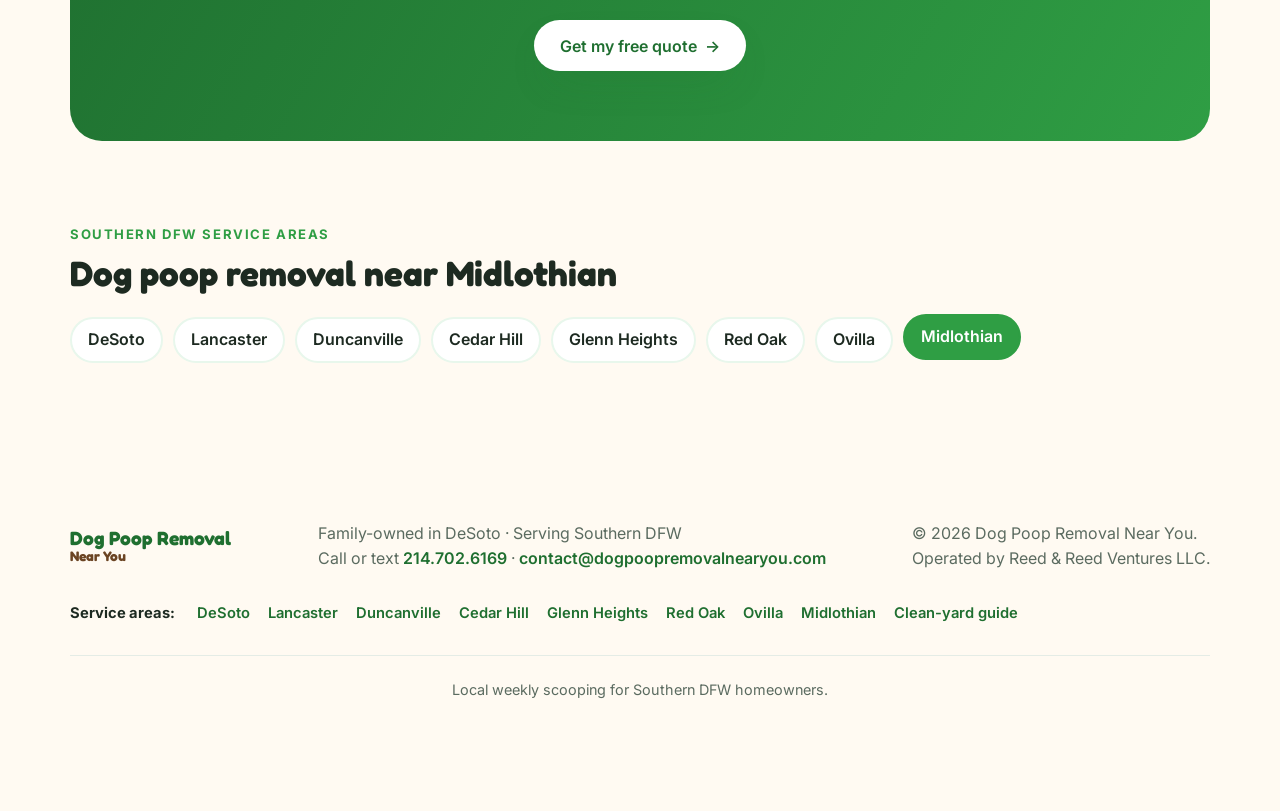
<file: dog-poop-removal-midlothian-tx/index.html>
<!DOCTYPE html>
<html lang="en">
<head>
  <meta charset="UTF-8">
  <meta name="viewport" content="width=device-width, initial-scale=1.0">
  <title>Dog Poop Removal in Midlothian, TX | Free Quote</title>
  <meta name="description" content="Dog poop removal in Midlothian, TX from a local, family-owned team. Weekly or every-other-week yard cleanup, prepaid monthly, no contract. Get a free quote in about a minute.">
  <link rel="canonical" href="https://dogpoopremovalnearyou.com/dog-poop-removal-midlothian-tx/">
  <meta property="og:title" content="Dog Poop Removal in Midlothian, TX | Free Quote">
  <meta property="og:description" content="Dog poop removal in Midlothian, TX from a local, family-owned team. Weekly or every-other-week yard cleanup, prepaid monthly, no contract. Get a free quote in about a minute.">
  <meta property="og:url" content="https://dogpoopremovalnearyou.com/dog-poop-removal-midlothian-tx/">
  <meta name="theme-color" content="#2f9e44">
  <link rel="icon" type="image/svg+xml" href="data:image/svg+xml,%3Csvg xmlns='http://www.w3.org/2000/svg' viewBox='0 0 24 24'%3E%3Crect width='24' height='24' rx='6' fill='%232f9e44'/%3E%3Cpath d='M12.8 11c-3 0-6.3 4.4-6.3 7 0 1.8 1.4 2.6 3 2.6 1.3 0 2.2-.6 3.3-.6s2 .6 3.3.6c1.6 0 3-.8 3-2.6 0-2.6-3.3-7-6.3-7z' fill='%23fff'/%3E%3C/svg%3E">
  <link rel="preconnect" href="https://fonts.googleapis.com">
  <link rel="preconnect" href="https://fonts.gstatic.com" crossorigin>
  <link href="https://fonts.googleapis.com/css2?family=Fredoka:wght@500;600;700&family=Inter:wght@400;500;600;700&display=swap" rel="stylesheet">
  <link rel="stylesheet" href="../assets/brand.css">
  <script type="application/ld+json">{"@context": "https://schema.org", "@type": "Service", "name": "Dog poop removal in Midlothian, Texas", "serviceType": "Dog waste removal", "description": "Weekly and every-other-week dog poop removal in Midlothian, TX. Free quote online, prepaid monthly, no contract.", "provider": {"@type": "LocalBusiness", "name": "Dog Poop Removal Near You", "url": "https://dogpoopremovalnearyou.com/", "telephone": "+1-214-702-6169", "address": {"@type": "PostalAddress", "addressLocality": "DeSoto", "addressRegion": "TX", "addressCountry": "US"}}, "areaServed": {"@type": "City", "name": "Midlothian, Texas"}, "url": "https://dogpoopremovalnearyou.com/dog-poop-removal-midlothian-tx/"}</script>
  <script type="application/ld+json">{"@context": "https://schema.org", "@type": "FAQPage", "mainEntity": [{"@type": "Question", "name": "How much does weekly service cost?", "acceptedAnswer": {"@type": "Answer", "text": "It depends on how often we come and how many dogs you have. Get a free quote online and you'll see your price in about a minute."}}, {"@type": "Question", "name": "Do I have to sign a contract?", "acceptedAnswer": {"@type": "Answer", "text": "No. Service is prepaid monthly, and you can cancel before your next renewal."}}, {"@type": "Question", "name": "Is every Midlothian address covered?", "acceptedAnswer": {"@type": "Answer", "text": "We serve Midlothian, but route boundaries can vary. We check your full address before confirming service."}}, {"@type": "Question", "name": "When does service begin?", "acceptedAnswer": {"@type": "Answer", "text": "After your free quote, tap Start service and fill out a short form. We check your address and email your payment link with your service day and start date."}}, {"@type": "Question", "name": "What do you do with the waste?", "acceptedAnswer": {"@type": "Answer", "text": "We double-bag everything and place it in your outdoor trash bin, so it goes out with your regular pickup."}}]}</script>
  <script type="application/ld+json">{"@context": "https://schema.org", "@type": "BreadcrumbList", "itemListElement": [{"@type": "ListItem", "position": 1, "name": "Home", "item": "https://dogpoopremovalnearyou.com/"}, {"@type": "ListItem", "position": 2, "name": "Dog poop removal in Midlothian", "item": "https://dogpoopremovalnearyou.com/dog-poop-removal-midlothian-tx/"}]}</script>
</head>
<body>
  <div class="progress" id="progress"></div>
  <header class="nav" id="nav">
    <div class="wrap">
      <a href="../" class="logo" aria-label="Dog Poop Removal Near You home">
        <span class="logo-mark" aria-hidden="true"><svg width="24" height="24" viewBox="0 0 24 24" fill="#fff"><ellipse cx="6" cy="9" rx="2.2" ry="2.8"/><ellipse cx="10.5" cy="5.5" rx="2.2" ry="2.8"/><ellipse cx="15.5" cy="5.5" rx="2.2" ry="2.8"/><ellipse cx="19.5" cy="9.5" rx="2" ry="2.6"/><path d="M12.8 11c-3 0-6.3 4.4-6.3 7 0 1.8 1.4 2.6 3 2.6 1.3 0 2.2-.6 3.3-.6s2 .6 3.3.6c1.6 0 3-.8 3-2.6 0-2.6-3.3-7-6.3-7z"/></svg></span>
        <span class="logo-text">Dog Poop Removal<small>Near You</small></span>
      </a>
      <button class="menu-btn" id="menuBtn" aria-label="Open menu" aria-expanded="false"><span></span><span></span><span></span></button>
      <ul class="nav-links" id="navLinks">
        <li><a href="../#how">How it works</a></li>
        <li><a href="../#plans">Plans</a></li>
        <li><a href="../#areas">Service area</a></li>
        <li><a href="../did-you-know/">Did you know?</a></li>
        <li><a href="tel:+12147026169" class="nav-phone">📞 214.702.6169</a></li>
        <li><a href="../#estimate" class="btn btn-primary">Free quote</a></li>
      </ul>
    </div>
  </header>

  <main id="top">
    <section class="page-hero">
      <div class="wrap">
        <div>
          <nav class="crumbs reveal" aria-label="Breadcrumb"><a href="../">Home</a><span aria-hidden="true">›</span><a href="../#areas">Service area</a><span aria-hidden="true">›</span><span>Midlothian</span></nav>
          <h1 class="reveal" style="--d:.1s">Dog poop removal in <mark>Midlothian.</mark></h1>
          <p class="lead reveal" style="--d:.2s">Midlothian yards are made for family time, dogs and fresh air, not piles underfoot.</p>
          <div class="hero-cta reveal" style="--d:.3s">
            <a href="../#estimate" class="btn btn-primary">Get my free quote <span class="arrow">→</span></a>
            <a href="tel:+12147026169" class="btn btn-ghost">📞 Call or text 214.702.6169</a>
          </div>
          <p class="fine reveal" style="--d:.4s">Free quote in about a minute · prepaid monthly · no contract</p>
        </div>
        <div class="mini-map reveal zoom" style="--d:.2s">
          <svg viewBox="0 0 400 360" role="img" aria-label="Map of the Southern DFW cities we serve">
            <defs><pattern id="grid" width="24" height="24" patternUnits="userSpaceOnUse"><path d="M24 0H0V24" fill="none" stroke="#dcebdf" stroke-width="1"/></pattern></defs>
            <rect x="10" y="10" width="380" height="340" rx="32" fill="#fff"/>
            <rect x="10" y="10" width="380" height="340" rx="32" fill="url(#grid)"/>
            <path d="M30 200 C 110 170, 160 230, 250 190 S 360 150, 380 170" stroke="#bfe3c7" stroke-width="10" fill="none" stroke-linecap="round"/>
            <path d="M200 20 C 190 120, 230 200, 200 340" stroke="#f1e2cf" stroke-width="8" fill="none" stroke-linecap="round"/>
            <g font-family="Inter, sans-serif">
              <g class="pin" style="--d:0.1s"><circle cx="220" cy="135" r="6" fill="#2f9e44"/><text x="236" y="139" text-anchor="start" font-size="11" font-weight="600" fill="#5b6b60">DeSoto</text></g><g class="pin" style="--d:0.2s"><circle cx="310" cy="110" r="6" fill="#2f9e44"/><text x="294" y="114" text-anchor="end" font-size="11" font-weight="600" fill="#5b6b60">Lancaster</text></g><g class="pin" style="--d:0.3s"><circle cx="175" cy="70" r="6" fill="#2f9e44"/><text x="191" y="74" text-anchor="start" font-size="11" font-weight="600" fill="#5b6b60">Duncanville</text></g><g class="pin" style="--d:0.4s"><circle cx="105" cy="125" r="6" fill="#2f9e44"/><text x="121" y="129" text-anchor="start" font-size="11" font-weight="600" fill="#5b6b60">Cedar Hill</text></g><g class="pin" style="--d:0.5s"><circle cx="230" cy="200" r="6" fill="#2f9e44"/><text x="246" y="204" text-anchor="start" font-size="11" font-weight="600" fill="#5b6b60">Glenn Heights</text></g><g class="pin" style="--d:0.6s"><circle cx="275" cy="250" r="6" fill="#2f9e44"/><text x="259" y="254" text-anchor="end" font-size="11" font-weight="600" fill="#5b6b60">Red Oak</text></g><g class="pin" style="--d:0.7s"><circle cx="160" cy="235" r="6" fill="#2f9e44"/><text x="176" y="239" text-anchor="start" font-size="11" font-weight="600" fill="#5b6b60">Ovilla</text></g><g class="pin here" style="--d:0.8s"><circle class="ring" cx="95" cy="295" r="12" fill="#6b4423"/><circle cx="95" cy="295" r="10" fill="#6b4423"/><text x="111" y="299" text-anchor="start" font-size="15" font-weight="800" fill="#1d2a21">Midlothian</text></g>
            </g>
          </svg>
          <span class="map-tag">📍 Now scooping Midlothian</span>
        </div>
      </div>
    </section>

    <section class="block" style="padding-bottom:60px">
      <div class="wrap">
        <div class="head reveal">
          <span class="eyebrow">The chore you can cross off</span>
          <h2>We scoop. You enjoy the yard.</h2>
          <p>Weekly pickup keeps the job manageable and gives your household a routine you don't have to remember.</p>
        </div>
        <div class="cards">
          <article class="info-card reveal"><h3>Free quote</h3><span class="big"><span class="count" data-to="60">60</span>s</span><p>See your price online before you decide anything.</p></article>
          <article class="info-card reveal" style="--d:.1s"><h3>No long-term contract</h3><span class="big"><span class="count" data-to="0">0</span></span><p>Prepaid monthly. Cancel before your next renewal.</p></article>
          <article class="info-card reveal" style="--d:.2s"><h3>Every visit</h3><span class="big">📸</span><p>An on-the-way text, a done text and a photo of your closed gate.</p></article>
        </div>
      </div>
    </section>

    <section class="block plans-bg" id="how">
      <div class="wrap">
        <div class="head reveal">
          <span class="eyebrow">How to get started</span>
          <h2>A cleaner Midlothian yard in 3 easy steps</h2>
        </div>
        <div class="steps" id="steps">
          <div class="steps-line"><i id="stepsLine"></i></div>
          <div class="step reveal"><div class="step-num">📋<b>1</b></div><h3>Get your free quote</h3><p>Tell us your zip, schedule and number of dogs. Your price shows up right away.</p></div>
          <div class="step reveal" style="--d:.15s"><div class="step-num">📝<b>2</b></div><h3>Start service</h3><p>Like it? A short form grabs your address, gate access and yard details.</p></div>
          <div class="step reveal" style="--d:.3s"><div class="step-num">🐶<b>3</b></div><h3>We handle the rest</h3><p>We email your payment link with your service day and start date. Then we scoop.</p></div>
        </div>
      </div>
    </section>

    <section class="block">
      <div class="wrap split">
        <div class="reveal from-left">
          <span class="eyebrow">One important detail</span>
          <h2>We check every full address.</h2>
          <p>Midlothian is one of the eight Southern DFW cities we serve, but route boundaries can vary. We review your complete address before confirming service, so the route stays tight and dependable.</p>
        </div>
        <div class="check-card reveal from-right">
          <h3>Midlothian zip codes we serve</h3>
          <p>Serving Midlothian in 76065.</p>
          <div class="zips"><span>76065</span></div>
          <a href="../#estimate" class="btn btn-primary">Check my address <span class="arrow">→</span></a>
        </div>
      </div>
    </section>

    <section class="block faq-bg" id="faq">
      <div class="wrap">
        <div class="head reveal">
          <span class="eyebrow">Questions from Midlothian dog owners</span>
          <h2>Before we scoop…</h2>
        </div>
        <div class="faqs">
          <details class="reveal"><summary>How much does weekly service cost?<i></i></summary><div class="faq-body"><p>It depends on how often we come and how many dogs you have. Get a free quote online and you'll see your price in about a minute.</p></div></details>
          <details class="reveal" style="--d:0.05s"><summary>Do I have to sign a contract?<i></i></summary><div class="faq-body"><p>No. Service is prepaid monthly, and you can cancel before your next renewal.</p></div></details>
          <details class="reveal" style="--d:0.10s"><summary>Is every Midlothian address covered?<i></i></summary><div class="faq-body"><p>We serve Midlothian, but route boundaries can vary. We check your full address before confirming service.</p></div></details>
          <details class="reveal" style="--d:0.15s"><summary>When does service begin?<i></i></summary><div class="faq-body"><p>After your free quote, tap Start service and fill out a short form. We check your address and email your payment link with your service day and start date.</p></div></details>
          <details class="reveal" style="--d:0.20s"><summary>What do you do with the waste?<i></i></summary><div class="faq-body"><p>We double-bag everything and place it in your outdoor trash bin, so it goes out with your regular pickup.</p></div></details>
        </div>
      </div>
    </section>

    <section class="block" style="padding-bottom:40px">
      <div class="wrap">
        <div class="cta reveal zoom" id="cta">
          <h2>Let's get your Midlothian yard on the route.</h2>
          <p>Get your free quote in under a minute.</p>
          <a href="../#estimate" class="btn btn-primary">Get my free quote <span class="arrow">→</span></a>
        </div>
      </div>
    </section>

    <section class="block" style="padding-top:40px">
      <div class="wrap reveal">
        <span class="eyebrow">Southern DFW service areas</span>
        <h2 style="font-size:clamp(1.6rem,3.4vw,2.2rem);margin:8px 0 4px">Dog poop removal near Midlothian</h2>
        <div class="area-tags"><a href="../dog-poop-removal-desoto-tx/">DeSoto</a> <a href="../dog-poop-removal-lancaster-tx/">Lancaster</a> <a href="../dog-poop-removal-duncanville-tx/">Duncanville</a> <a href="../dog-poop-removal-cedar-hill-tx/">Cedar Hill</a> <a href="../dog-poop-removal-glenn-heights-tx/">Glenn Heights</a> <a href="../dog-poop-removal-red-oak-tx/">Red Oak</a> <a href="../dog-poop-removal-ovilla-tx/">Ovilla</a> <a href="../dog-poop-removal-midlothian-tx/" aria-current="page">Midlothian</a></div>
      </div>
    </section>
  </main>

  <footer>
    <div class="wrap">
      <a href="../" class="logo"><span class="logo-text">Dog Poop Removal<small>Near You</small></span></a>
      <p>Family-owned in DeSoto · Serving Southern DFW<br>Call or text <a href="tel:+12147026169">214.702.6169</a> · <a href="mailto:contact@dogpoopremovalnearyou.com">contact@dogpoopremovalnearyou.com</a></p>
      <p>© <span id="year">2026</span> Dog Poop Removal Near You.<br>Operated by Reed &amp; Reed Ventures LLC.</p>
      <p class="footer-links"><b>Service areas:</b> <a href="../dog-poop-removal-desoto-tx/">DeSoto</a> <a href="../dog-poop-removal-lancaster-tx/">Lancaster</a> <a href="../dog-poop-removal-duncanville-tx/">Duncanville</a> <a href="../dog-poop-removal-cedar-hill-tx/">Cedar Hill</a> <a href="../dog-poop-removal-glenn-heights-tx/">Glenn Heights</a> <a href="../dog-poop-removal-red-oak-tx/">Red Oak</a> <a href="../dog-poop-removal-ovilla-tx/">Ovilla</a> <a href="../dog-poop-removal-midlothian-tx/">Midlothian</a> <a href="../did-you-know/">Clean-yard guide</a></p>
      <p class="family">Local weekly scooping for Southern DFW homeowners.</p>
    </div>
  </footer>

  <div class="sticky-cta" id="stickyCta">
    <a href="../#estimate" class="btn btn-primary">Free quote</a>
    <a href="tel:+12147026169" class="btn btn-ghost">📞 Call / text</a>
  </div>

  <script src="../assets/brand.js"></script>
</body>
</html>
</file>
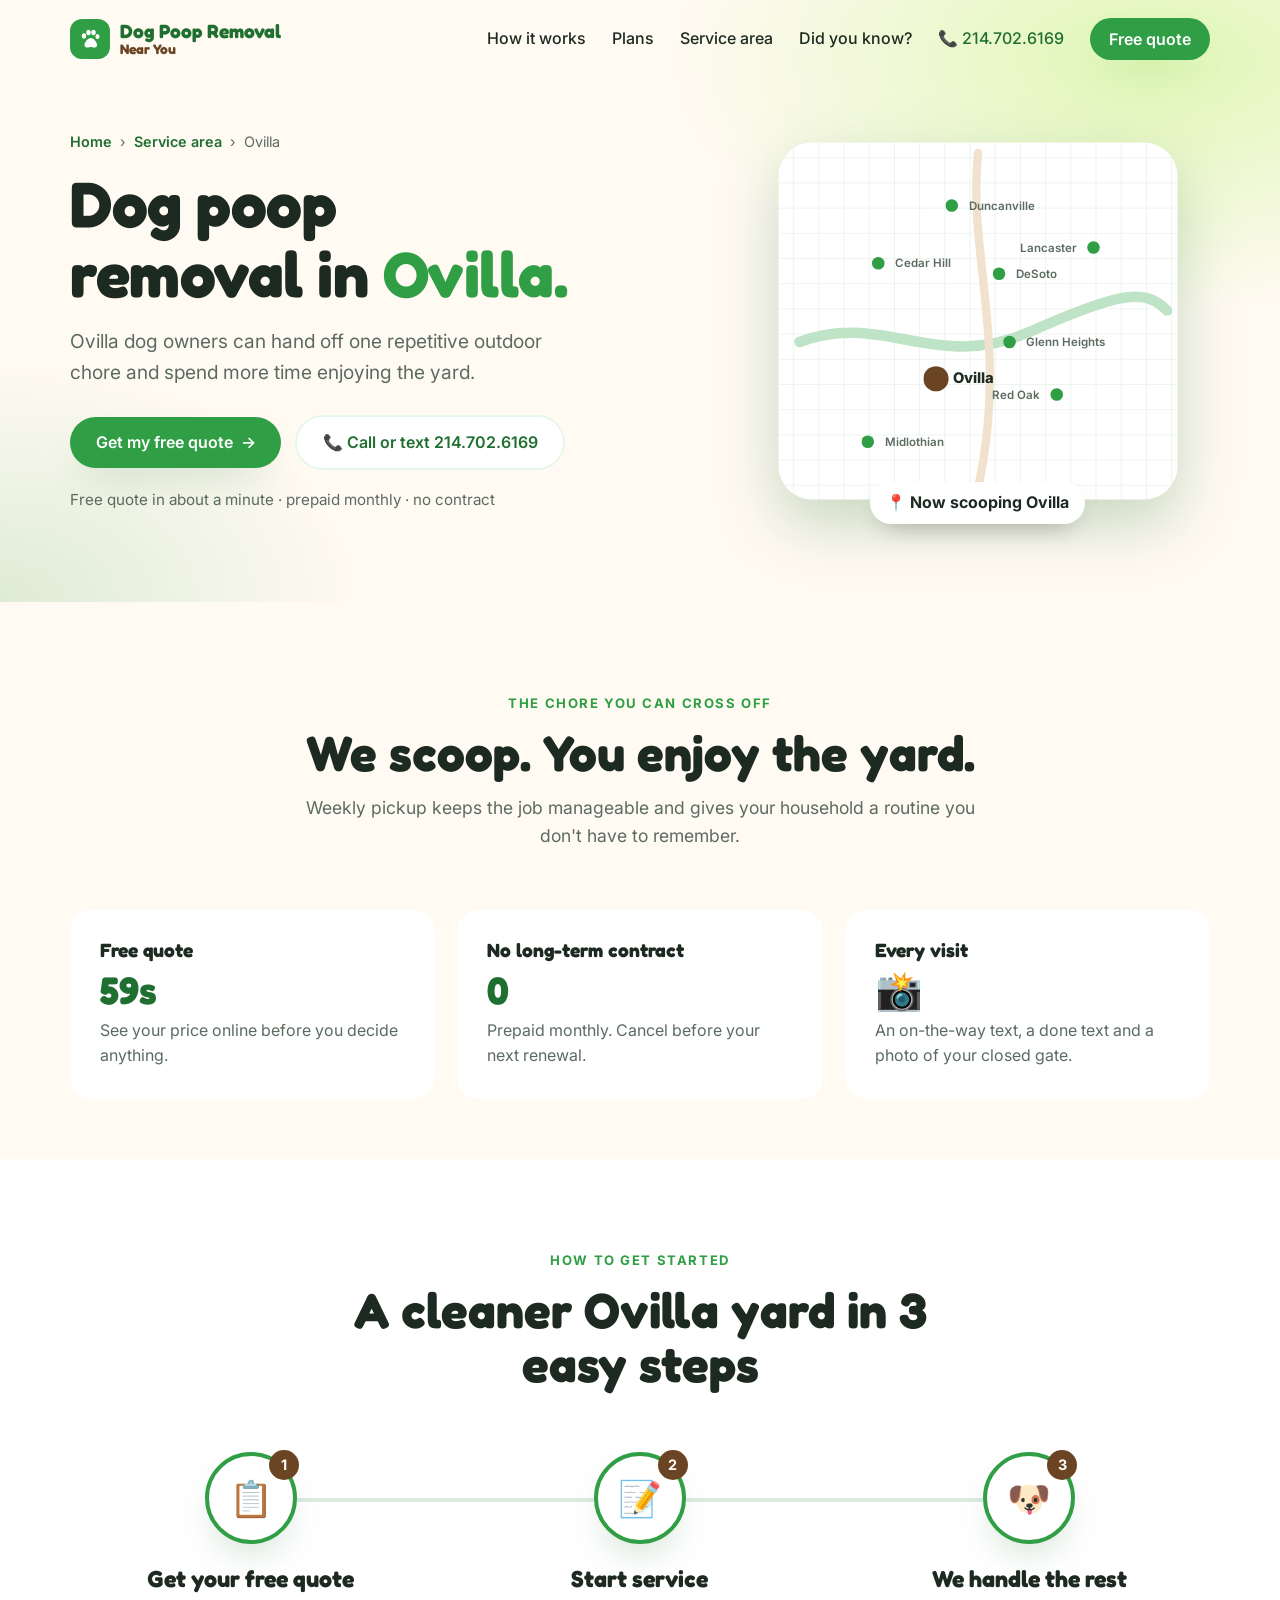
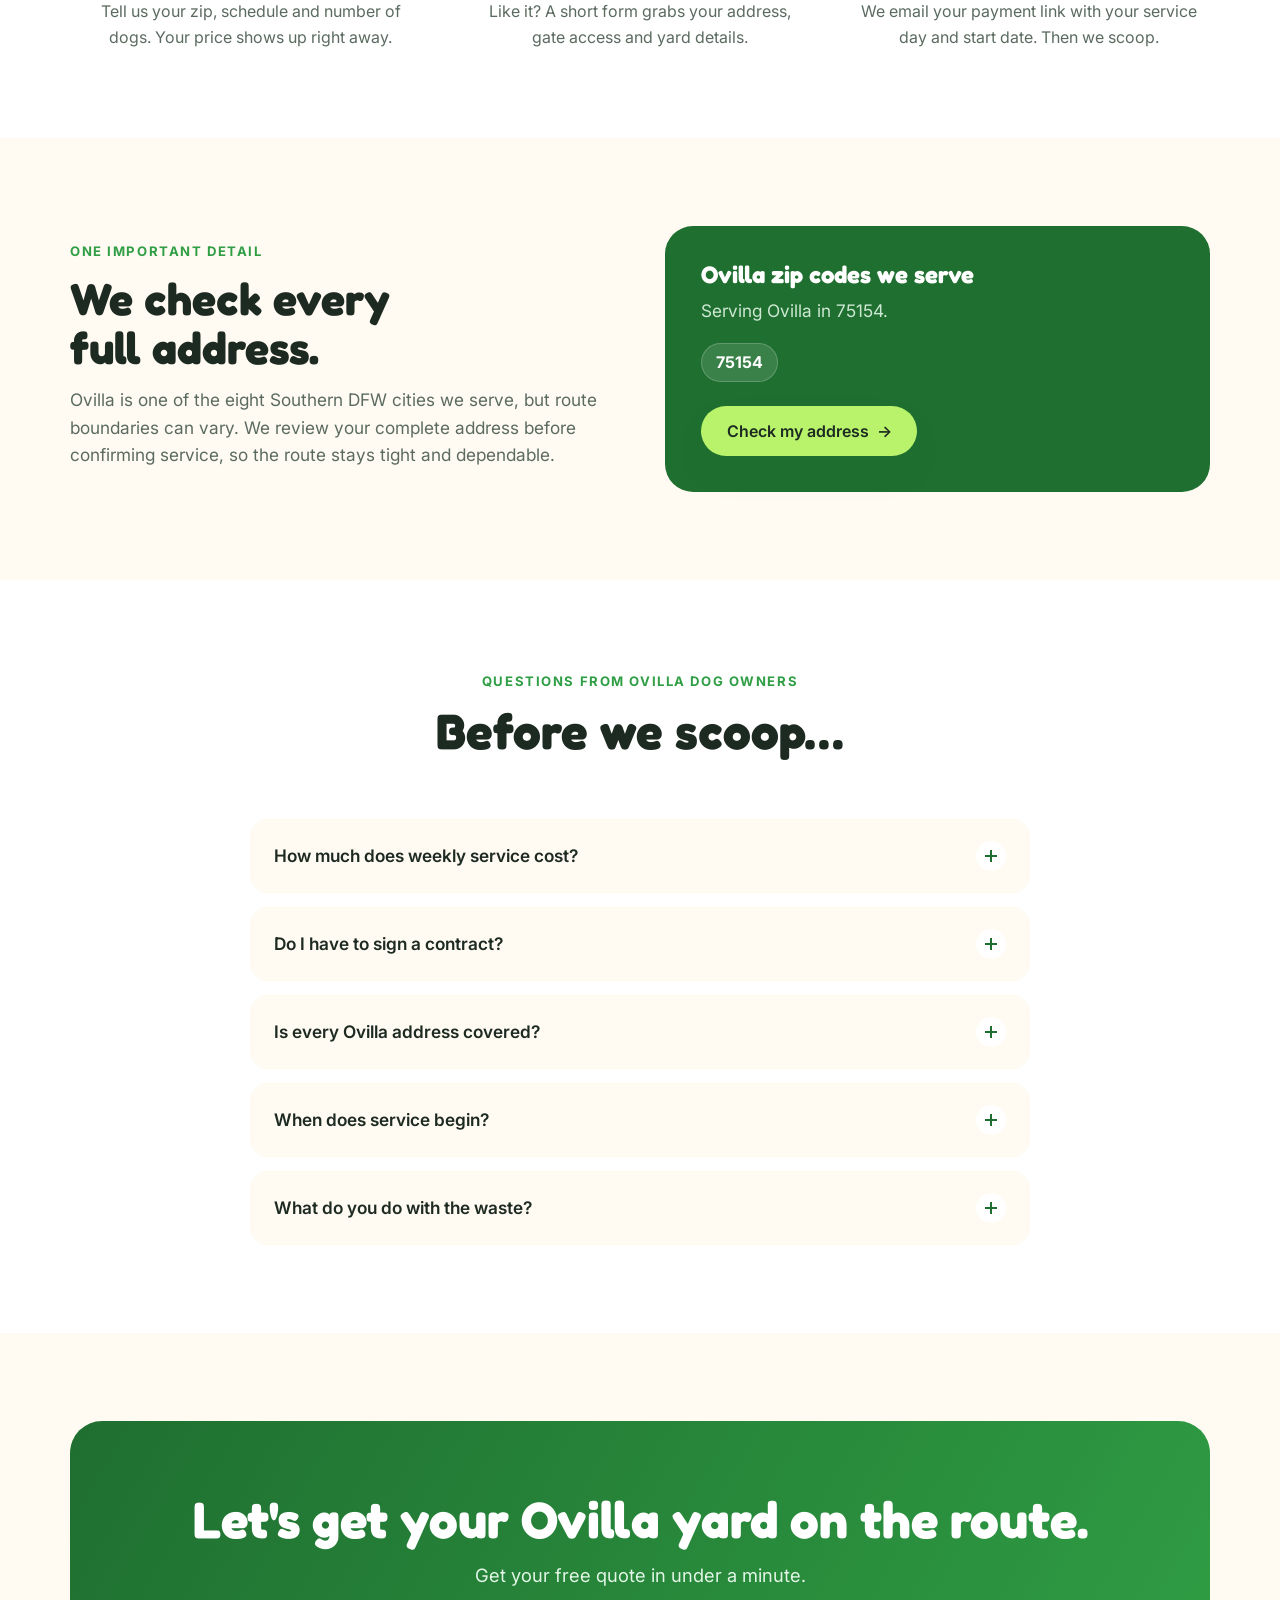
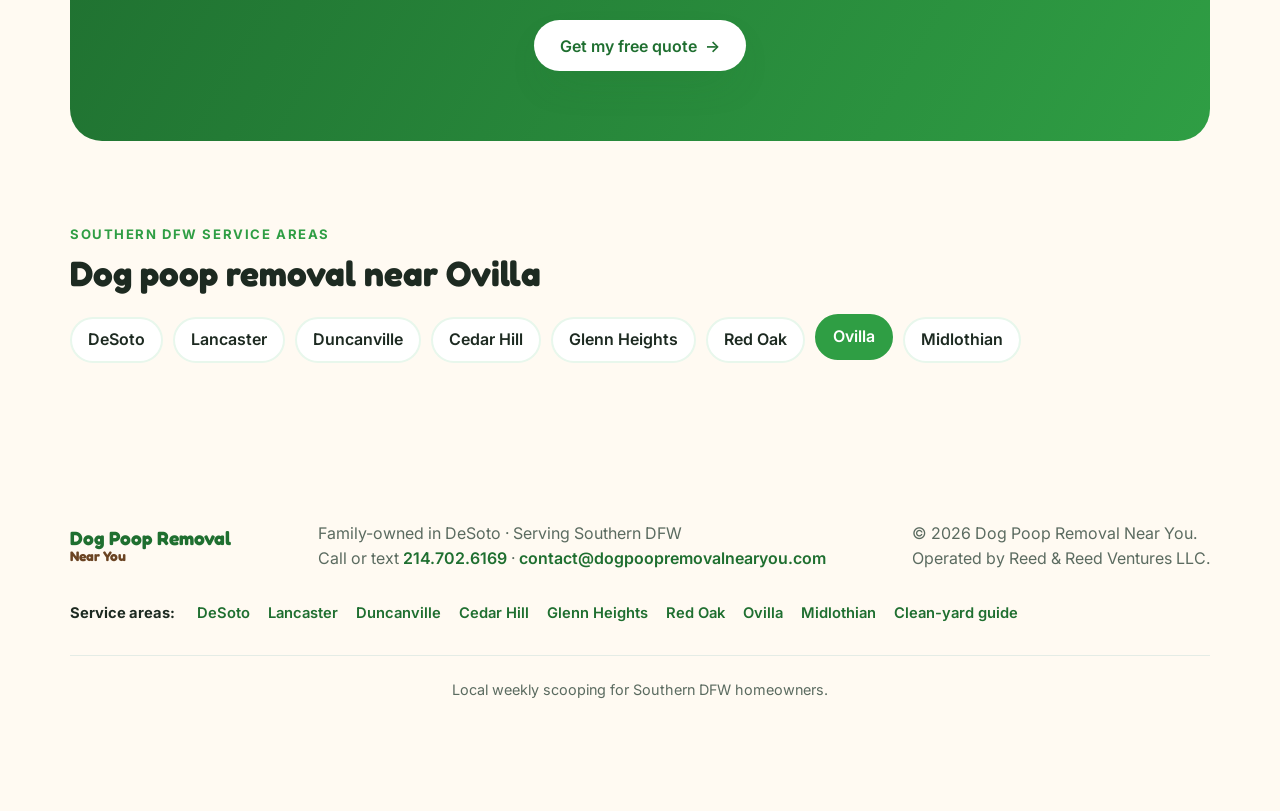
<file: dog-poop-removal-ovilla-tx/index.html>
<!DOCTYPE html>
<html lang="en">
<head>
  <meta charset="UTF-8">
  <meta name="viewport" content="width=device-width, initial-scale=1.0">
  <title>Dog Poop Removal in Ovilla, TX | Free Quote</title>
  <meta name="description" content="Dog poop removal in Ovilla, TX from a local, family-owned team. Weekly or every-other-week yard cleanup, prepaid monthly, no contract. Get a free quote in about a minute.">
  <link rel="canonical" href="https://dogpoopremovalnearyou.com/dog-poop-removal-ovilla-tx/">
  <meta property="og:title" content="Dog Poop Removal in Ovilla, TX | Free Quote">
  <meta property="og:description" content="Dog poop removal in Ovilla, TX from a local, family-owned team. Weekly or every-other-week yard cleanup, prepaid monthly, no contract. Get a free quote in about a minute.">
  <meta property="og:url" content="https://dogpoopremovalnearyou.com/dog-poop-removal-ovilla-tx/">
  <meta name="theme-color" content="#2f9e44">
  <link rel="icon" type="image/svg+xml" href="data:image/svg+xml,%3Csvg xmlns='http://www.w3.org/2000/svg' viewBox='0 0 24 24'%3E%3Crect width='24' height='24' rx='6' fill='%232f9e44'/%3E%3Cpath d='M12.8 11c-3 0-6.3 4.4-6.3 7 0 1.8 1.4 2.6 3 2.6 1.3 0 2.2-.6 3.3-.6s2 .6 3.3.6c1.6 0 3-.8 3-2.6 0-2.6-3.3-7-6.3-7z' fill='%23fff'/%3E%3C/svg%3E">
  <link rel="preconnect" href="https://fonts.googleapis.com">
  <link rel="preconnect" href="https://fonts.gstatic.com" crossorigin>
  <link href="https://fonts.googleapis.com/css2?family=Fredoka:wght@500;600;700&family=Inter:wght@400;500;600;700&display=swap" rel="stylesheet">
  <link rel="stylesheet" href="../assets/brand.css">
  <script type="application/ld+json">{"@context": "https://schema.org", "@type": "Service", "name": "Dog poop removal in Ovilla, Texas", "serviceType": "Dog waste removal", "description": "Weekly and every-other-week dog poop removal in Ovilla, TX. Free quote online, prepaid monthly, no contract.", "provider": {"@type": "LocalBusiness", "name": "Dog Poop Removal Near You", "url": "https://dogpoopremovalnearyou.com/", "telephone": "+1-214-702-6169", "address": {"@type": "PostalAddress", "addressLocality": "DeSoto", "addressRegion": "TX", "addressCountry": "US"}}, "areaServed": {"@type": "City", "name": "Ovilla, Texas"}, "url": "https://dogpoopremovalnearyou.com/dog-poop-removal-ovilla-tx/"}</script>
  <script type="application/ld+json">{"@context": "https://schema.org", "@type": "FAQPage", "mainEntity": [{"@type": "Question", "name": "How much does weekly service cost?", "acceptedAnswer": {"@type": "Answer", "text": "It depends on how often we come and how many dogs you have. Get a free quote online and you'll see your price in about a minute."}}, {"@type": "Question", "name": "Do I have to sign a contract?", "acceptedAnswer": {"@type": "Answer", "text": "No. Service is prepaid monthly, and you can cancel before your next renewal."}}, {"@type": "Question", "name": "Is every Ovilla address covered?", "acceptedAnswer": {"@type": "Answer", "text": "We serve Ovilla, but route boundaries can vary. We check your full address before confirming service."}}, {"@type": "Question", "name": "When does service begin?", "acceptedAnswer": {"@type": "Answer", "text": "After your free quote, tap Start service and fill out a short form. We check your address and email your payment link with your service day and start date."}}, {"@type": "Question", "name": "What do you do with the waste?", "acceptedAnswer": {"@type": "Answer", "text": "We double-bag everything and place it in your outdoor trash bin, so it goes out with your regular pickup."}}]}</script>
  <script type="application/ld+json">{"@context": "https://schema.org", "@type": "BreadcrumbList", "itemListElement": [{"@type": "ListItem", "position": 1, "name": "Home", "item": "https://dogpoopremovalnearyou.com/"}, {"@type": "ListItem", "position": 2, "name": "Dog poop removal in Ovilla", "item": "https://dogpoopremovalnearyou.com/dog-poop-removal-ovilla-tx/"}]}</script>
</head>
<body>
  <div class="progress" id="progress"></div>
  <header class="nav" id="nav">
    <div class="wrap">
      <a href="../" class="logo" aria-label="Dog Poop Removal Near You home">
        <span class="logo-mark" aria-hidden="true"><svg width="24" height="24" viewBox="0 0 24 24" fill="#fff"><ellipse cx="6" cy="9" rx="2.2" ry="2.8"/><ellipse cx="10.5" cy="5.5" rx="2.2" ry="2.8"/><ellipse cx="15.5" cy="5.5" rx="2.2" ry="2.8"/><ellipse cx="19.5" cy="9.5" rx="2" ry="2.6"/><path d="M12.8 11c-3 0-6.3 4.4-6.3 7 0 1.8 1.4 2.6 3 2.6 1.3 0 2.2-.6 3.3-.6s2 .6 3.3.6c1.6 0 3-.8 3-2.6 0-2.6-3.3-7-6.3-7z"/></svg></span>
        <span class="logo-text">Dog Poop Removal<small>Near You</small></span>
      </a>
      <button class="menu-btn" id="menuBtn" aria-label="Open menu" aria-expanded="false"><span></span><span></span><span></span></button>
      <ul class="nav-links" id="navLinks">
        <li><a href="../#how">How it works</a></li>
        <li><a href="../#plans">Plans</a></li>
        <li><a href="../#areas">Service area</a></li>
        <li><a href="../did-you-know/">Did you know?</a></li>
        <li><a href="tel:+12147026169" class="nav-phone">📞 214.702.6169</a></li>
        <li><a href="../#estimate" class="btn btn-primary">Free quote</a></li>
      </ul>
    </div>
  </header>

  <main id="top">
    <section class="page-hero">
      <div class="wrap">
        <div>
          <nav class="crumbs reveal" aria-label="Breadcrumb"><a href="../">Home</a><span aria-hidden="true">›</span><a href="../#areas">Service area</a><span aria-hidden="true">›</span><span>Ovilla</span></nav>
          <h1 class="reveal" style="--d:.1s">Dog poop removal in <mark>Ovilla.</mark></h1>
          <p class="lead reveal" style="--d:.2s">Ovilla dog owners can hand off one repetitive outdoor chore and spend more time enjoying the yard.</p>
          <div class="hero-cta reveal" style="--d:.3s">
            <a href="../#estimate" class="btn btn-primary">Get my free quote <span class="arrow">→</span></a>
            <a href="tel:+12147026169" class="btn btn-ghost">📞 Call or text 214.702.6169</a>
          </div>
          <p class="fine reveal" style="--d:.4s">Free quote in about a minute · prepaid monthly · no contract</p>
        </div>
        <div class="mini-map reveal zoom" style="--d:.2s">
          <svg viewBox="0 0 400 360" role="img" aria-label="Map of the Southern DFW cities we serve">
            <defs><pattern id="grid" width="24" height="24" patternUnits="userSpaceOnUse"><path d="M24 0H0V24" fill="none" stroke="#dcebdf" stroke-width="1"/></pattern></defs>
            <rect x="10" y="10" width="380" height="340" rx="32" fill="#fff"/>
            <rect x="10" y="10" width="380" height="340" rx="32" fill="url(#grid)"/>
            <path d="M30 200 C 110 170, 160 230, 250 190 S 360 150, 380 170" stroke="#bfe3c7" stroke-width="10" fill="none" stroke-linecap="round"/>
            <path d="M200 20 C 190 120, 230 200, 200 340" stroke="#f1e2cf" stroke-width="8" fill="none" stroke-linecap="round"/>
            <g font-family="Inter, sans-serif">
              <g class="pin" style="--d:0.1s"><circle cx="220" cy="135" r="6" fill="#2f9e44"/><text x="236" y="139" text-anchor="start" font-size="11" font-weight="600" fill="#5b6b60">DeSoto</text></g><g class="pin" style="--d:0.2s"><circle cx="310" cy="110" r="6" fill="#2f9e44"/><text x="294" y="114" text-anchor="end" font-size="11" font-weight="600" fill="#5b6b60">Lancaster</text></g><g class="pin" style="--d:0.3s"><circle cx="175" cy="70" r="6" fill="#2f9e44"/><text x="191" y="74" text-anchor="start" font-size="11" font-weight="600" fill="#5b6b60">Duncanville</text></g><g class="pin" style="--d:0.4s"><circle cx="105" cy="125" r="6" fill="#2f9e44"/><text x="121" y="129" text-anchor="start" font-size="11" font-weight="600" fill="#5b6b60">Cedar Hill</text></g><g class="pin" style="--d:0.5s"><circle cx="230" cy="200" r="6" fill="#2f9e44"/><text x="246" y="204" text-anchor="start" font-size="11" font-weight="600" fill="#5b6b60">Glenn Heights</text></g><g class="pin" style="--d:0.6s"><circle cx="275" cy="250" r="6" fill="#2f9e44"/><text x="259" y="254" text-anchor="end" font-size="11" font-weight="600" fill="#5b6b60">Red Oak</text></g><g class="pin here" style="--d:0.7s"><circle class="ring" cx="160" cy="235" r="12" fill="#6b4423"/><circle cx="160" cy="235" r="10" fill="#6b4423"/><text x="176" y="239" text-anchor="start" font-size="15" font-weight="800" fill="#1d2a21">Ovilla</text></g><g class="pin" style="--d:0.8s"><circle cx="95" cy="295" r="6" fill="#2f9e44"/><text x="111" y="299" text-anchor="start" font-size="11" font-weight="600" fill="#5b6b60">Midlothian</text></g>
            </g>
          </svg>
          <span class="map-tag">📍 Now scooping Ovilla</span>
        </div>
      </div>
    </section>

    <section class="block" style="padding-bottom:60px">
      <div class="wrap">
        <div class="head reveal">
          <span class="eyebrow">The chore you can cross off</span>
          <h2>We scoop. You enjoy the yard.</h2>
          <p>Weekly pickup keeps the job manageable and gives your household a routine you don't have to remember.</p>
        </div>
        <div class="cards">
          <article class="info-card reveal"><h3>Free quote</h3><span class="big"><span class="count" data-to="60">60</span>s</span><p>See your price online before you decide anything.</p></article>
          <article class="info-card reveal" style="--d:.1s"><h3>No long-term contract</h3><span class="big"><span class="count" data-to="0">0</span></span><p>Prepaid monthly. Cancel before your next renewal.</p></article>
          <article class="info-card reveal" style="--d:.2s"><h3>Every visit</h3><span class="big">📸</span><p>An on-the-way text, a done text and a photo of your closed gate.</p></article>
        </div>
      </div>
    </section>

    <section class="block plans-bg" id="how">
      <div class="wrap">
        <div class="head reveal">
          <span class="eyebrow">How to get started</span>
          <h2>A cleaner Ovilla yard in 3 easy steps</h2>
        </div>
        <div class="steps" id="steps">
          <div class="steps-line"><i id="stepsLine"></i></div>
          <div class="step reveal"><div class="step-num">📋<b>1</b></div><h3>Get your free quote</h3><p>Tell us your zip, schedule and number of dogs. Your price shows up right away.</p></div>
          <div class="step reveal" style="--d:.15s"><div class="step-num">📝<b>2</b></div><h3>Start service</h3><p>Like it? A short form grabs your address, gate access and yard details.</p></div>
          <div class="step reveal" style="--d:.3s"><div class="step-num">🐶<b>3</b></div><h3>We handle the rest</h3><p>We email your payment link with your service day and start date. Then we scoop.</p></div>
        </div>
      </div>
    </section>

    <section class="block">
      <div class="wrap split">
        <div class="reveal from-left">
          <span class="eyebrow">One important detail</span>
          <h2>We check every full address.</h2>
          <p>Ovilla is one of the eight Southern DFW cities we serve, but route boundaries can vary. We review your complete address before confirming service, so the route stays tight and dependable.</p>
        </div>
        <div class="check-card reveal from-right">
          <h3>Ovilla zip codes we serve</h3>
          <p>Serving Ovilla in 75154.</p>
          <div class="zips"><span>75154</span></div>
          <a href="../#estimate" class="btn btn-primary">Check my address <span class="arrow">→</span></a>
        </div>
      </div>
    </section>

    <section class="block faq-bg" id="faq">
      <div class="wrap">
        <div class="head reveal">
          <span class="eyebrow">Questions from Ovilla dog owners</span>
          <h2>Before we scoop…</h2>
        </div>
        <div class="faqs">
          <details class="reveal"><summary>How much does weekly service cost?<i></i></summary><div class="faq-body"><p>It depends on how often we come and how many dogs you have. Get a free quote online and you'll see your price in about a minute.</p></div></details>
          <details class="reveal" style="--d:0.05s"><summary>Do I have to sign a contract?<i></i></summary><div class="faq-body"><p>No. Service is prepaid monthly, and you can cancel before your next renewal.</p></div></details>
          <details class="reveal" style="--d:0.10s"><summary>Is every Ovilla address covered?<i></i></summary><div class="faq-body"><p>We serve Ovilla, but route boundaries can vary. We check your full address before confirming service.</p></div></details>
          <details class="reveal" style="--d:0.15s"><summary>When does service begin?<i></i></summary><div class="faq-body"><p>After your free quote, tap Start service and fill out a short form. We check your address and email your payment link with your service day and start date.</p></div></details>
          <details class="reveal" style="--d:0.20s"><summary>What do you do with the waste?<i></i></summary><div class="faq-body"><p>We double-bag everything and place it in your outdoor trash bin, so it goes out with your regular pickup.</p></div></details>
        </div>
      </div>
    </section>

    <section class="block" style="padding-bottom:40px">
      <div class="wrap">
        <div class="cta reveal zoom" id="cta">
          <h2>Let's get your Ovilla yard on the route.</h2>
          <p>Get your free quote in under a minute.</p>
          <a href="../#estimate" class="btn btn-primary">Get my free quote <span class="arrow">→</span></a>
        </div>
      </div>
    </section>

    <section class="block" style="padding-top:40px">
      <div class="wrap reveal">
        <span class="eyebrow">Southern DFW service areas</span>
        <h2 style="font-size:clamp(1.6rem,3.4vw,2.2rem);margin:8px 0 4px">Dog poop removal near Ovilla</h2>
        <div class="area-tags"><a href="../dog-poop-removal-desoto-tx/">DeSoto</a> <a href="../dog-poop-removal-lancaster-tx/">Lancaster</a> <a href="../dog-poop-removal-duncanville-tx/">Duncanville</a> <a href="../dog-poop-removal-cedar-hill-tx/">Cedar Hill</a> <a href="../dog-poop-removal-glenn-heights-tx/">Glenn Heights</a> <a href="../dog-poop-removal-red-oak-tx/">Red Oak</a> <a href="../dog-poop-removal-ovilla-tx/" aria-current="page">Ovilla</a> <a href="../dog-poop-removal-midlothian-tx/">Midlothian</a></div>
      </div>
    </section>
  </main>

  <footer>
    <div class="wrap">
      <a href="../" class="logo"><span class="logo-text">Dog Poop Removal<small>Near You</small></span></a>
      <p>Family-owned in DeSoto · Serving Southern DFW<br>Call or text <a href="tel:+12147026169">214.702.6169</a> · <a href="mailto:contact@dogpoopremovalnearyou.com">contact@dogpoopremovalnearyou.com</a></p>
      <p>© <span id="year">2026</span> Dog Poop Removal Near You.<br>Operated by Reed &amp; Reed Ventures LLC.</p>
      <p class="footer-links"><b>Service areas:</b> <a href="../dog-poop-removal-desoto-tx/">DeSoto</a> <a href="../dog-poop-removal-lancaster-tx/">Lancaster</a> <a href="../dog-poop-removal-duncanville-tx/">Duncanville</a> <a href="../dog-poop-removal-cedar-hill-tx/">Cedar Hill</a> <a href="../dog-poop-removal-glenn-heights-tx/">Glenn Heights</a> <a href="../dog-poop-removal-red-oak-tx/">Red Oak</a> <a href="../dog-poop-removal-ovilla-tx/">Ovilla</a> <a href="../dog-poop-removal-midlothian-tx/">Midlothian</a> <a href="../did-you-know/">Clean-yard guide</a></p>
      <p class="family">Local weekly scooping for Southern DFW homeowners.</p>
    </div>
  </footer>

  <div class="sticky-cta" id="stickyCta">
    <a href="../#estimate" class="btn btn-primary">Free quote</a>
    <a href="tel:+12147026169" class="btn btn-ghost">📞 Call / text</a>
  </div>

  <script src="../assets/brand.js"></script>
</body>
</html>
</file>
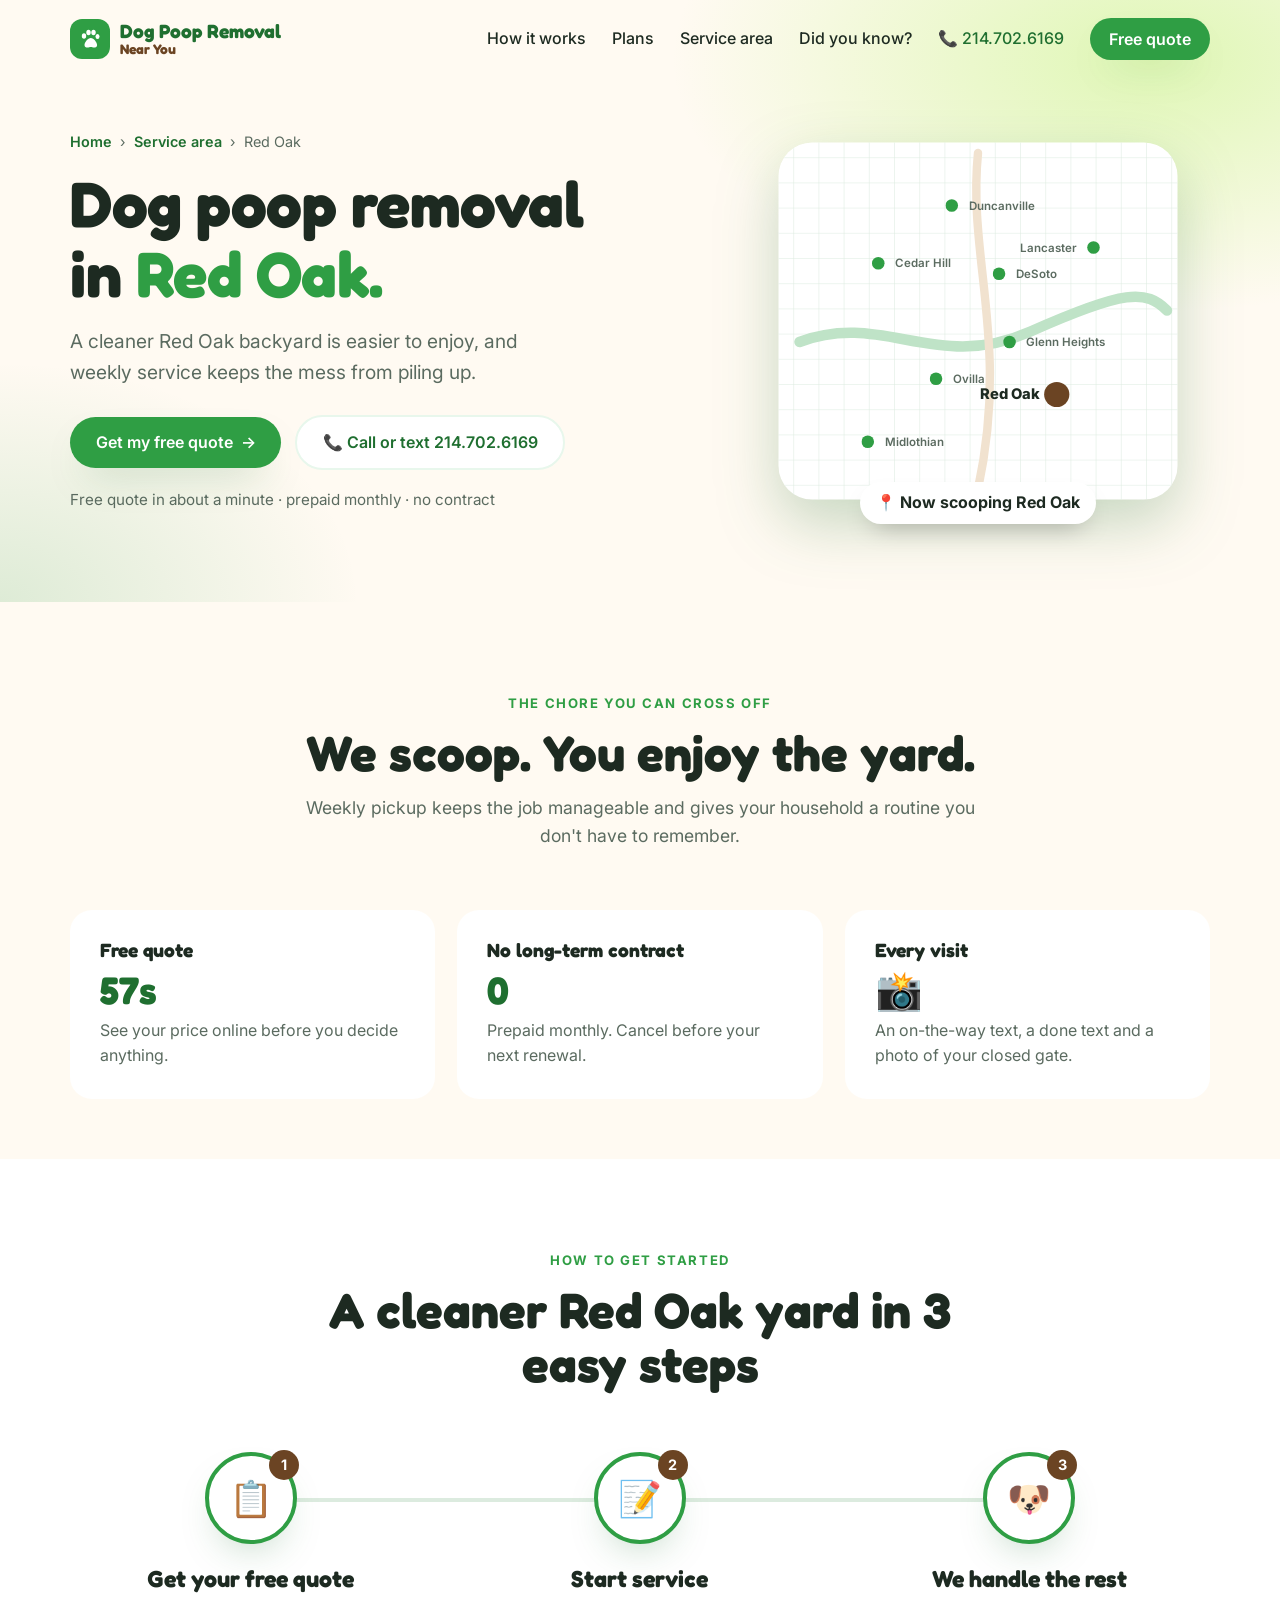
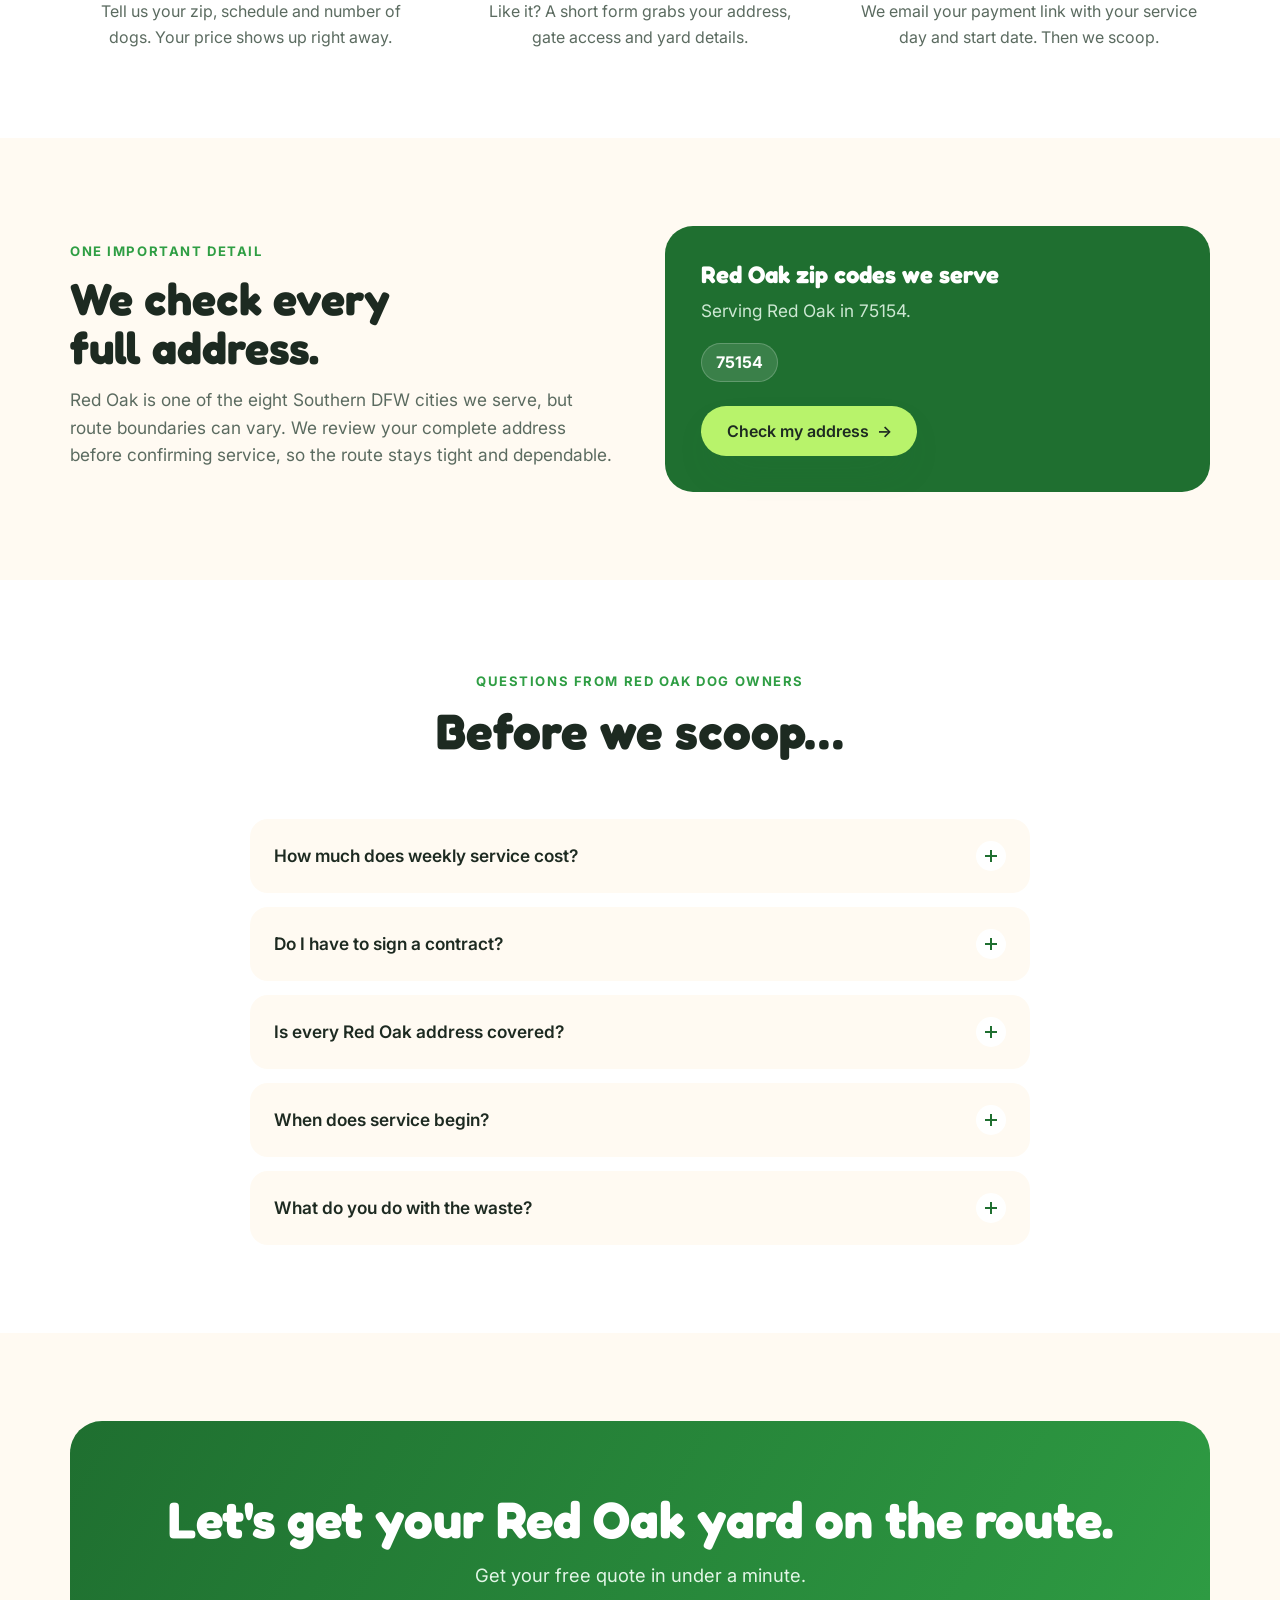
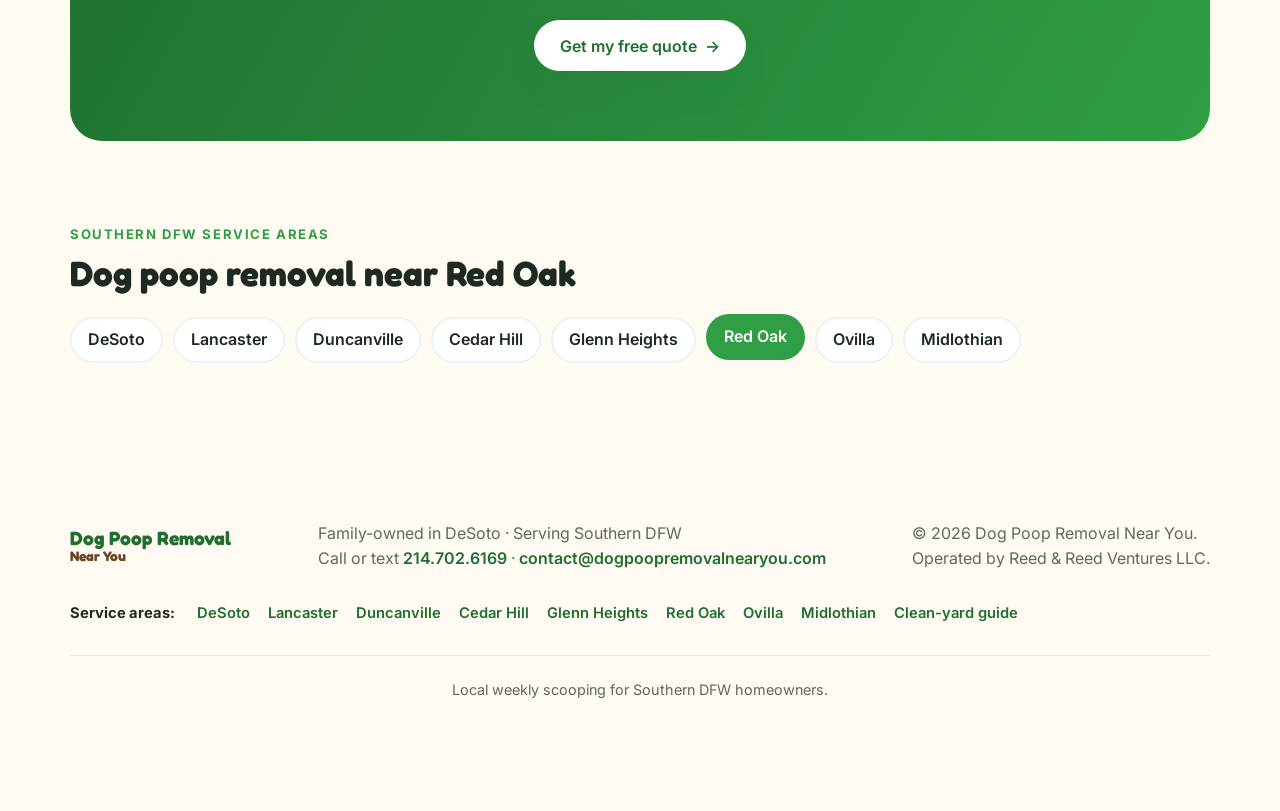
<file: dog-poop-removal-red-oak-tx/index.html>
<!DOCTYPE html>
<html lang="en">
<head>
  <meta charset="UTF-8">
  <meta name="viewport" content="width=device-width, initial-scale=1.0">
  <title>Dog Poop Removal in Red Oak, TX | Free Quote</title>
  <meta name="description" content="Dog poop removal in Red Oak, TX from a local, family-owned team. Weekly or every-other-week yard cleanup, prepaid monthly, no contract. Get a free quote in about a minute.">
  <link rel="canonical" href="https://dogpoopremovalnearyou.com/dog-poop-removal-red-oak-tx/">
  <meta property="og:title" content="Dog Poop Removal in Red Oak, TX | Free Quote">
  <meta property="og:description" content="Dog poop removal in Red Oak, TX from a local, family-owned team. Weekly or every-other-week yard cleanup, prepaid monthly, no contract. Get a free quote in about a minute.">
  <meta property="og:url" content="https://dogpoopremovalnearyou.com/dog-poop-removal-red-oak-tx/">
  <meta name="theme-color" content="#2f9e44">
  <link rel="icon" type="image/svg+xml" href="data:image/svg+xml,%3Csvg xmlns='http://www.w3.org/2000/svg' viewBox='0 0 24 24'%3E%3Crect width='24' height='24' rx='6' fill='%232f9e44'/%3E%3Cpath d='M12.8 11c-3 0-6.3 4.4-6.3 7 0 1.8 1.4 2.6 3 2.6 1.3 0 2.2-.6 3.3-.6s2 .6 3.3.6c1.6 0 3-.8 3-2.6 0-2.6-3.3-7-6.3-7z' fill='%23fff'/%3E%3C/svg%3E">
  <link rel="preconnect" href="https://fonts.googleapis.com">
  <link rel="preconnect" href="https://fonts.gstatic.com" crossorigin>
  <link href="https://fonts.googleapis.com/css2?family=Fredoka:wght@500;600;700&family=Inter:wght@400;500;600;700&display=swap" rel="stylesheet">
  <link rel="stylesheet" href="../assets/brand.css">
  <script type="application/ld+json">{"@context": "https://schema.org", "@type": "Service", "name": "Dog poop removal in Red Oak, Texas", "serviceType": "Dog waste removal", "description": "Weekly and every-other-week dog poop removal in Red Oak, TX. Free quote online, prepaid monthly, no contract.", "provider": {"@type": "LocalBusiness", "name": "Dog Poop Removal Near You", "url": "https://dogpoopremovalnearyou.com/", "telephone": "+1-214-702-6169", "address": {"@type": "PostalAddress", "addressLocality": "DeSoto", "addressRegion": "TX", "addressCountry": "US"}}, "areaServed": {"@type": "City", "name": "Red Oak, Texas"}, "url": "https://dogpoopremovalnearyou.com/dog-poop-removal-red-oak-tx/"}</script>
  <script type="application/ld+json">{"@context": "https://schema.org", "@type": "FAQPage", "mainEntity": [{"@type": "Question", "name": "How much does weekly service cost?", "acceptedAnswer": {"@type": "Answer", "text": "It depends on how often we come and how many dogs you have. Get a free quote online and you'll see your price in about a minute."}}, {"@type": "Question", "name": "Do I have to sign a contract?", "acceptedAnswer": {"@type": "Answer", "text": "No. Service is prepaid monthly, and you can cancel before your next renewal."}}, {"@type": "Question", "name": "Is every Red Oak address covered?", "acceptedAnswer": {"@type": "Answer", "text": "We serve Red Oak, but route boundaries can vary. We check your full address before confirming service."}}, {"@type": "Question", "name": "When does service begin?", "acceptedAnswer": {"@type": "Answer", "text": "After your free quote, tap Start service and fill out a short form. We check your address and email your payment link with your service day and start date."}}, {"@type": "Question", "name": "What do you do with the waste?", "acceptedAnswer": {"@type": "Answer", "text": "We double-bag everything and place it in your outdoor trash bin, so it goes out with your regular pickup."}}]}</script>
  <script type="application/ld+json">{"@context": "https://schema.org", "@type": "BreadcrumbList", "itemListElement": [{"@type": "ListItem", "position": 1, "name": "Home", "item": "https://dogpoopremovalnearyou.com/"}, {"@type": "ListItem", "position": 2, "name": "Dog poop removal in Red Oak", "item": "https://dogpoopremovalnearyou.com/dog-poop-removal-red-oak-tx/"}]}</script>
</head>
<body>
  <div class="progress" id="progress"></div>
  <header class="nav" id="nav">
    <div class="wrap">
      <a href="../" class="logo" aria-label="Dog Poop Removal Near You home">
        <span class="logo-mark" aria-hidden="true"><svg width="24" height="24" viewBox="0 0 24 24" fill="#fff"><ellipse cx="6" cy="9" rx="2.2" ry="2.8"/><ellipse cx="10.5" cy="5.5" rx="2.2" ry="2.8"/><ellipse cx="15.5" cy="5.5" rx="2.2" ry="2.8"/><ellipse cx="19.5" cy="9.5" rx="2" ry="2.6"/><path d="M12.8 11c-3 0-6.3 4.4-6.3 7 0 1.8 1.4 2.6 3 2.6 1.3 0 2.2-.6 3.3-.6s2 .6 3.3.6c1.6 0 3-.8 3-2.6 0-2.6-3.3-7-6.3-7z"/></svg></span>
        <span class="logo-text">Dog Poop Removal<small>Near You</small></span>
      </a>
      <button class="menu-btn" id="menuBtn" aria-label="Open menu" aria-expanded="false"><span></span><span></span><span></span></button>
      <ul class="nav-links" id="navLinks">
        <li><a href="../#how">How it works</a></li>
        <li><a href="../#plans">Plans</a></li>
        <li><a href="../#areas">Service area</a></li>
        <li><a href="../did-you-know/">Did you know?</a></li>
        <li><a href="tel:+12147026169" class="nav-phone">📞 214.702.6169</a></li>
        <li><a href="../#estimate" class="btn btn-primary">Free quote</a></li>
      </ul>
    </div>
  </header>

  <main id="top">
    <section class="page-hero">
      <div class="wrap">
        <div>
          <nav class="crumbs reveal" aria-label="Breadcrumb"><a href="../">Home</a><span aria-hidden="true">›</span><a href="../#areas">Service area</a><span aria-hidden="true">›</span><span>Red Oak</span></nav>
          <h1 class="reveal" style="--d:.1s">Dog poop removal in <mark>Red Oak.</mark></h1>
          <p class="lead reveal" style="--d:.2s">A cleaner Red Oak backyard is easier to enjoy, and weekly service keeps the mess from piling up.</p>
          <div class="hero-cta reveal" style="--d:.3s">
            <a href="../#estimate" class="btn btn-primary">Get my free quote <span class="arrow">→</span></a>
            <a href="tel:+12147026169" class="btn btn-ghost">📞 Call or text 214.702.6169</a>
          </div>
          <p class="fine reveal" style="--d:.4s">Free quote in about a minute · prepaid monthly · no contract</p>
        </div>
        <div class="mini-map reveal zoom" style="--d:.2s">
          <svg viewBox="0 0 400 360" role="img" aria-label="Map of the Southern DFW cities we serve">
            <defs><pattern id="grid" width="24" height="24" patternUnits="userSpaceOnUse"><path d="M24 0H0V24" fill="none" stroke="#dcebdf" stroke-width="1"/></pattern></defs>
            <rect x="10" y="10" width="380" height="340" rx="32" fill="#fff"/>
            <rect x="10" y="10" width="380" height="340" rx="32" fill="url(#grid)"/>
            <path d="M30 200 C 110 170, 160 230, 250 190 S 360 150, 380 170" stroke="#bfe3c7" stroke-width="10" fill="none" stroke-linecap="round"/>
            <path d="M200 20 C 190 120, 230 200, 200 340" stroke="#f1e2cf" stroke-width="8" fill="none" stroke-linecap="round"/>
            <g font-family="Inter, sans-serif">
              <g class="pin" style="--d:0.1s"><circle cx="220" cy="135" r="6" fill="#2f9e44"/><text x="236" y="139" text-anchor="start" font-size="11" font-weight="600" fill="#5b6b60">DeSoto</text></g><g class="pin" style="--d:0.2s"><circle cx="310" cy="110" r="6" fill="#2f9e44"/><text x="294" y="114" text-anchor="end" font-size="11" font-weight="600" fill="#5b6b60">Lancaster</text></g><g class="pin" style="--d:0.3s"><circle cx="175" cy="70" r="6" fill="#2f9e44"/><text x="191" y="74" text-anchor="start" font-size="11" font-weight="600" fill="#5b6b60">Duncanville</text></g><g class="pin" style="--d:0.4s"><circle cx="105" cy="125" r="6" fill="#2f9e44"/><text x="121" y="129" text-anchor="start" font-size="11" font-weight="600" fill="#5b6b60">Cedar Hill</text></g><g class="pin" style="--d:0.5s"><circle cx="230" cy="200" r="6" fill="#2f9e44"/><text x="246" y="204" text-anchor="start" font-size="11" font-weight="600" fill="#5b6b60">Glenn Heights</text></g><g class="pin here" style="--d:0.6s"><circle class="ring" cx="275" cy="250" r="12" fill="#6b4423"/><circle cx="275" cy="250" r="10" fill="#6b4423"/><text x="259" y="254" text-anchor="end" font-size="15" font-weight="800" fill="#1d2a21">Red Oak</text></g><g class="pin" style="--d:0.7s"><circle cx="160" cy="235" r="6" fill="#2f9e44"/><text x="176" y="239" text-anchor="start" font-size="11" font-weight="600" fill="#5b6b60">Ovilla</text></g><g class="pin" style="--d:0.8s"><circle cx="95" cy="295" r="6" fill="#2f9e44"/><text x="111" y="299" text-anchor="start" font-size="11" font-weight="600" fill="#5b6b60">Midlothian</text></g>
            </g>
          </svg>
          <span class="map-tag">📍 Now scooping Red Oak</span>
        </div>
      </div>
    </section>

    <section class="block" style="padding-bottom:60px">
      <div class="wrap">
        <div class="head reveal">
          <span class="eyebrow">The chore you can cross off</span>
          <h2>We scoop. You enjoy the yard.</h2>
          <p>Weekly pickup keeps the job manageable and gives your household a routine you don't have to remember.</p>
        </div>
        <div class="cards">
          <article class="info-card reveal"><h3>Free quote</h3><span class="big"><span class="count" data-to="60">60</span>s</span><p>See your price online before you decide anything.</p></article>
          <article class="info-card reveal" style="--d:.1s"><h3>No long-term contract</h3><span class="big"><span class="count" data-to="0">0</span></span><p>Prepaid monthly. Cancel before your next renewal.</p></article>
          <article class="info-card reveal" style="--d:.2s"><h3>Every visit</h3><span class="big">📸</span><p>An on-the-way text, a done text and a photo of your closed gate.</p></article>
        </div>
      </div>
    </section>

    <section class="block plans-bg" id="how">
      <div class="wrap">
        <div class="head reveal">
          <span class="eyebrow">How to get started</span>
          <h2>A cleaner Red Oak yard in 3 easy steps</h2>
        </div>
        <div class="steps" id="steps">
          <div class="steps-line"><i id="stepsLine"></i></div>
          <div class="step reveal"><div class="step-num">📋<b>1</b></div><h3>Get your free quote</h3><p>Tell us your zip, schedule and number of dogs. Your price shows up right away.</p></div>
          <div class="step reveal" style="--d:.15s"><div class="step-num">📝<b>2</b></div><h3>Start service</h3><p>Like it? A short form grabs your address, gate access and yard details.</p></div>
          <div class="step reveal" style="--d:.3s"><div class="step-num">🐶<b>3</b></div><h3>We handle the rest</h3><p>We email your payment link with your service day and start date. Then we scoop.</p></div>
        </div>
      </div>
    </section>

    <section class="block">
      <div class="wrap split">
        <div class="reveal from-left">
          <span class="eyebrow">One important detail</span>
          <h2>We check every full address.</h2>
          <p>Red Oak is one of the eight Southern DFW cities we serve, but route boundaries can vary. We review your complete address before confirming service, so the route stays tight and dependable.</p>
        </div>
        <div class="check-card reveal from-right">
          <h3>Red Oak zip codes we serve</h3>
          <p>Serving Red Oak in 75154.</p>
          <div class="zips"><span>75154</span></div>
          <a href="../#estimate" class="btn btn-primary">Check my address <span class="arrow">→</span></a>
        </div>
      </div>
    </section>

    <section class="block faq-bg" id="faq">
      <div class="wrap">
        <div class="head reveal">
          <span class="eyebrow">Questions from Red Oak dog owners</span>
          <h2>Before we scoop…</h2>
        </div>
        <div class="faqs">
          <details class="reveal"><summary>How much does weekly service cost?<i></i></summary><div class="faq-body"><p>It depends on how often we come and how many dogs you have. Get a free quote online and you'll see your price in about a minute.</p></div></details>
          <details class="reveal" style="--d:0.05s"><summary>Do I have to sign a contract?<i></i></summary><div class="faq-body"><p>No. Service is prepaid monthly, and you can cancel before your next renewal.</p></div></details>
          <details class="reveal" style="--d:0.10s"><summary>Is every Red Oak address covered?<i></i></summary><div class="faq-body"><p>We serve Red Oak, but route boundaries can vary. We check your full address before confirming service.</p></div></details>
          <details class="reveal" style="--d:0.15s"><summary>When does service begin?<i></i></summary><div class="faq-body"><p>After your free quote, tap Start service and fill out a short form. We check your address and email your payment link with your service day and start date.</p></div></details>
          <details class="reveal" style="--d:0.20s"><summary>What do you do with the waste?<i></i></summary><div class="faq-body"><p>We double-bag everything and place it in your outdoor trash bin, so it goes out with your regular pickup.</p></div></details>
        </div>
      </div>
    </section>

    <section class="block" style="padding-bottom:40px">
      <div class="wrap">
        <div class="cta reveal zoom" id="cta">
          <h2>Let's get your Red Oak yard on the route.</h2>
          <p>Get your free quote in under a minute.</p>
          <a href="../#estimate" class="btn btn-primary">Get my free quote <span class="arrow">→</span></a>
        </div>
      </div>
    </section>

    <section class="block" style="padding-top:40px">
      <div class="wrap reveal">
        <span class="eyebrow">Southern DFW service areas</span>
        <h2 style="font-size:clamp(1.6rem,3.4vw,2.2rem);margin:8px 0 4px">Dog poop removal near Red Oak</h2>
        <div class="area-tags"><a href="../dog-poop-removal-desoto-tx/">DeSoto</a> <a href="../dog-poop-removal-lancaster-tx/">Lancaster</a> <a href="../dog-poop-removal-duncanville-tx/">Duncanville</a> <a href="../dog-poop-removal-cedar-hill-tx/">Cedar Hill</a> <a href="../dog-poop-removal-glenn-heights-tx/">Glenn Heights</a> <a href="../dog-poop-removal-red-oak-tx/" aria-current="page">Red Oak</a> <a href="../dog-poop-removal-ovilla-tx/">Ovilla</a> <a href="../dog-poop-removal-midlothian-tx/">Midlothian</a></div>
      </div>
    </section>
  </main>

  <footer>
    <div class="wrap">
      <a href="../" class="logo"><span class="logo-text">Dog Poop Removal<small>Near You</small></span></a>
      <p>Family-owned in DeSoto · Serving Southern DFW<br>Call or text <a href="tel:+12147026169">214.702.6169</a> · <a href="mailto:contact@dogpoopremovalnearyou.com">contact@dogpoopremovalnearyou.com</a></p>
      <p>© <span id="year">2026</span> Dog Poop Removal Near You.<br>Operated by Reed &amp; Reed Ventures LLC.</p>
      <p class="footer-links"><b>Service areas:</b> <a href="../dog-poop-removal-desoto-tx/">DeSoto</a> <a href="../dog-poop-removal-lancaster-tx/">Lancaster</a> <a href="../dog-poop-removal-duncanville-tx/">Duncanville</a> <a href="../dog-poop-removal-cedar-hill-tx/">Cedar Hill</a> <a href="../dog-poop-removal-glenn-heights-tx/">Glenn Heights</a> <a href="../dog-poop-removal-red-oak-tx/">Red Oak</a> <a href="../dog-poop-removal-ovilla-tx/">Ovilla</a> <a href="../dog-poop-removal-midlothian-tx/">Midlothian</a> <a href="../did-you-know/">Clean-yard guide</a></p>
      <p class="family">Local weekly scooping for Southern DFW homeowners.</p>
    </div>
  </footer>

  <div class="sticky-cta" id="stickyCta">
    <a href="../#estimate" class="btn btn-primary">Free quote</a>
    <a href="tel:+12147026169" class="btn btn-ghost">📞 Call / text</a>
  </div>

  <script src="../assets/brand.js"></script>
</body>
</html>
</file>
<file: assets/brand.css>
:root {
  --green: #2f9e44;
  --green-dark: #1f6f30;
  --green-soft: #e8f7ec;
  --lime: #b8f36b;
  --brown: #6b4423;
  --cream: #fffaf2;
  --ink: #1d2a21;
  --muted: #5b6b60;
  --white: #ffffff;
  --radius: 22px;
  --shadow: 0 18px 40px -18px rgba(31, 111, 48, .35);
  --ease: cubic-bezier(.22, 1, .36, 1);
}
* { box-sizing: border-box; margin: 0; padding: 0; }
[hidden] { display: none !important; }
html { scroll-behavior: smooth; scroll-padding-top: 84px; }
body {
  font-family: 'Inter', system-ui, sans-serif;
  color: var(--ink);
  background: var(--cream);
  line-height: 1.6;
  overflow-x: hidden;
}
h1, h2, h3, .logo { font-family: 'Fredoka', 'Inter', sans-serif; line-height: 1.1; }
a { color: inherit; }
img, svg { display: block; }
.wrap { width: min(1140px, 100% - 32px); margin-inline: auto; }
section { position: relative; }
main, footer { overflow-x: clip; }

/* ---------- Buttons ---------- */
.btn {
  display: inline-flex; align-items: center; gap: .5em;
  padding: .95em 1.6em; border-radius: 999px; border: 0;
  font: 600 1rem 'Inter', sans-serif; text-decoration: none; cursor: pointer;
  transition: transform .35s var(--ease), box-shadow .35s var(--ease), background .25s;
  position: relative; overflow: hidden;
}
.btn-primary { background: var(--green); color: var(--white); box-shadow: var(--shadow); }
.btn-primary:hover { background: var(--green-dark); transform: translateY(-3px); box-shadow: 0 22px 40px -16px rgba(31,111,48,.55); }
.btn-primary::after {
  content: ""; position: absolute; inset: 0;
  background: linear-gradient(120deg, transparent 30%, rgba(255,255,255,.35) 50%, transparent 70%);
  transform: translateX(-120%); animation: shine 3.5s var(--ease) infinite;
}
.btn-ghost { background: var(--white); color: var(--green-dark); border: 2px solid var(--green-soft); }
.btn-ghost:hover { border-color: var(--green); transform: translateY(-3px); }
.btn .arrow { transition: transform .3s var(--ease); }
.btn:hover .arrow { transform: translateX(4px); }
@keyframes shine { 0%, 60% { transform: translateX(-120%); } 100% { transform: translateX(120%); } }

/* ---------- Nav ---------- */
.nav {
  position: fixed; inset: 0 0 auto; z-index: 50;
  transition: background .3s, box-shadow .3s, padding .3s;
  padding: 18px 0;
}
.nav.scrolled { background: rgba(255,250,242,.92); backdrop-filter: blur(10px); box-shadow: 0 6px 24px -12px rgba(0,0,0,.18); padding: 10px 0; }
.nav .wrap { display: flex; align-items: center; justify-content: space-between; gap: 16px; }
.logo { display: flex; align-items: center; gap: 10px; font-size: 1.5rem; font-weight: 700; color: var(--green-dark); text-decoration: none; }
.logo-mark { width: 40px; height: 40px; border-radius: 12px; background: var(--green); display: grid; place-items: center; transition: transform .5s var(--ease); }
.logo:hover .logo-mark { transform: rotate(-12deg) scale(1.08); }
.logo-text { font-size: 1.2rem; line-height: 1; }
.logo-text small { display: block; font-size: .72em; color: var(--brown); margin-top: 2px; }
.nav-phone { font-weight: 700; color: var(--green-dark); white-space: nowrap; }
.nav-links { display: flex; gap: 26px; list-style: none; align-items: center; }
.nav-links a:not(.btn) { text-decoration: none; font-weight: 500; position: relative; }
.nav-links a:not(.btn)::after {
  content: ""; position: absolute; left: 0; bottom: -4px; height: 2px; width: 100%;
  background: var(--green); transform: scaleX(0); transform-origin: right; transition: transform .35s var(--ease);
}
.nav-links a:not(.btn):hover::after, .nav-links a.active::after { transform: scaleX(1); transform-origin: left; }
.nav-links .btn { padding: .7em 1.2em; }
.menu-btn { display: none; background: none; border: 0; cursor: pointer; width: 44px; height: 44px; }
.menu-btn span { display: block; height: 3px; width: 26px; margin: 5px auto; background: var(--ink); border-radius: 3px; transition: transform .3s, opacity .3s; }
.nav.open .menu-btn span:nth-child(1) { transform: translateY(8px) rotate(45deg); }
.nav.open .menu-btn span:nth-child(2) { opacity: 0; }
.nav.open .menu-btn span:nth-child(3) { transform: translateY(-8px) rotate(-45deg); }

/* ---------- Hero ---------- */
.hero {
  display: flex; align-items: center;
  padding: 108px 0 104px;
  background:
    radial-gradient(900px 500px at 85% 20%, rgba(184,243,107,.45), transparent 60%),
    radial-gradient(700px 500px at 0% 100%, rgba(47,158,68,.18), transparent 60%),
    var(--cream);
  overflow: hidden;
}
.hero .wrap { display: grid; grid-template-columns: 1.1fr .9fr; gap: 48px; align-items: center; }
.pill {
  display: inline-flex; align-items: center; gap: 8px;
  background: var(--white); border: 1px solid #dfeee3; padding: 7px 14px; border-radius: 999px;
  font-size: .9rem; font-weight: 600; color: var(--green-dark); box-shadow: 0 6px 20px -12px rgba(0,0,0,.2);
}
.pulse { width: 9px; height: 9px; border-radius: 50%; background: var(--green); position: relative; }
.pulse::after { content: ""; position: absolute; inset: 0; border-radius: 50%; background: var(--green); animation: pulse 1.8s ease-out infinite; }
@keyframes pulse { to { transform: scale(3); opacity: 0; } }
.hero h1 { font-size: clamp(2.6rem, 6vw, 4.6rem); margin: 20px 0; letter-spacing: -.5px; }
.hero h1 .swap { color: var(--green); display: inline-block; min-width: 5ch; }
.hero h1 .swap span { display: inline-block; animation: wordIn .6s var(--ease) both; }
@keyframes wordIn { from { opacity: 0; transform: translateY(40%) rotate(4deg); } to { opacity: 1; transform: none; } }
.hero p.lead { font-size: 1.2rem; color: var(--muted); max-width: 34ch; }
.hero-cta { display: flex; flex-wrap: wrap; gap: 14px; margin: 32px 0 26px; }
.hero-checks { display: flex; flex-wrap: wrap; gap: 10px 22px; list-style: none; color: var(--muted); font-weight: 500; }
.hero-checks li::before { content: "✓"; color: var(--green); font-weight: 700; margin-right: 6px; }

.hero-art { position: relative; aspect-ratio: 1; max-width: 440px; justify-self: center; width: 100%; }
.blob {
  position: absolute; inset: 6%;
  background: linear-gradient(145deg, var(--green), #7ed957);
  border-radius: 42% 58% 63% 37% / 41% 44% 56% 59%;
  animation: morph 9s ease-in-out infinite; box-shadow: var(--shadow);
}
@keyframes morph {
  0%, 100% { border-radius: 42% 58% 63% 37% / 41% 44% 56% 59%; transform: rotate(0); }
  50% { border-radius: 58% 42% 38% 62% / 55% 38% 62% 45%; transform: rotate(8deg); }
}
.dog { position: absolute; inset: 14%; animation: bob 3.2s ease-in-out infinite; }
@keyframes bob { 0%, 100% { transform: translateY(0); } 50% { transform: translateY(-14px); } }
.dog .tail { transform-origin: 152px 118px; animation: wag .35s ease-in-out infinite alternate; }
@keyframes wag { from { transform: rotate(-14deg); } to { transform: rotate(18deg); } }
.dog .ear { transform-origin: 70px 62px; animation: ear 3s ease-in-out infinite; }
@keyframes ear { 0%, 85%, 100% { transform: rotate(0); } 90% { transform: rotate(-14deg); } }
.float-card {
  position: absolute; background: var(--white); border-radius: 16px; padding: 12px 16px;
  box-shadow: 0 16px 36px -16px rgba(0,0,0,.3); font-weight: 600; font-size: .95rem;
  display: flex; align-items: center; gap: 10px; animation: floaty 5s ease-in-out infinite;
}
.float-card small { display: block; font-weight: 500; color: var(--muted); font-size: .8rem; }
.float-card .ico { width: 36px; height: 36px; border-radius: 10px; display: grid; place-items: center; background: var(--green-soft); font-size: 1.2rem; }
.fc-1 { top: 6%; left: -4%; }
.fc-2 { bottom: 10%; right: -4%; animation-delay: -2.5s; }
@keyframes floaty { 0%, 100% { transform: translateY(0) rotate(-1deg); } 50% { transform: translateY(-12px) rotate(1deg); } }

.paws { position: absolute; inset: 0; pointer-events: none; z-index: 0; }
.paws span { position: absolute; font-size: 22px; opacity: 0; animation: pawStep 8s linear infinite; }
@keyframes pawStep { 0% { opacity: 0; transform: scale(.6); } 8% { opacity: .22; transform: scale(1); } 40% { opacity: .22; } 55%, 100% { opacity: 0; } }
.hero .wrap { position: relative; z-index: 1; }

.wave { position: absolute; left: 0; right: 0; bottom: -1px; height: 90px; width: 100%; }
.wave path { animation: waveMove 10s ease-in-out infinite alternate; }
@keyframes waveMove { to { transform: translateX(-60px); } }

/* ---------- Marquee ---------- */
.marquee { background: var(--green-dark); color: var(--white); padding: 16px 0; overflow: hidden; }
.marquee-track { display: flex; gap: 40px; width: max-content; animation: marquee 32s linear infinite; }
.marquee:hover .marquee-track { animation-play-state: paused; }
.marquee-track span { font-family: 'Fredoka', sans-serif; font-size: 1.25rem; font-weight: 600; white-space: nowrap; display: flex; align-items: center; gap: 40px; }
.marquee-track span::after { content: "🐾"; font-size: 1rem; }
@keyframes marquee { to { transform: translateX(-50%); } }

/* ---------- Section heads ---------- */
.block { padding: 88px 0; }
.eyebrow { color: var(--green); font-weight: 700; letter-spacing: .12em; text-transform: uppercase; font-size: .82rem; }
.head { text-align: center; max-width: 680px; margin: 0 auto 60px; }
.head h2 { font-size: clamp(2rem, 4.4vw, 3.1rem); margin: 10px 0 14px; }
.head p { color: var(--muted); font-size: 1.1rem; }

/* ---------- Reveal ---------- */
.reveal { opacity: 0; transform: translateY(40px); transition: opacity .9s var(--ease), transform .9s var(--ease); transition-delay: var(--d, 0s); }
.reveal.from-left { transform: translateX(-50px); }
.reveal.from-right { transform: translateX(50px); }
.reveal.zoom { transform: scale(.9); }
.reveal.in { opacity: 1; transform: none; }

/* ---------- Steps ---------- */
.steps { display: grid; grid-template-columns: repeat(3, 1fr); gap: 28px; position: relative; }
.steps-line { position: absolute; top: 46px; left: 16%; right: 16%; height: 4px; background: #dcebdf; border-radius: 4px; overflow: hidden; }
.steps-line i { display: block; height: 100%; width: 100%; background: var(--green); transform: scaleX(var(--p, 0)); transform-origin: left; transition: transform .2s linear; }
.step { text-align: center; padding: 0 12px; position: relative; }
.step-num {
  width: 92px; height: 92px; margin: 0 auto 22px; border-radius: 50%;
  background: var(--white); border: 4px solid var(--green); display: grid; place-items: center;
  font-size: 2.2rem; box-shadow: var(--shadow); position: relative; transition: transform .4s var(--ease);
}
.step:hover .step-num { transform: translateY(-6px) rotate(-6deg); }
.step-num b { position: absolute; top: -6px; right: -6px; background: var(--brown); color: var(--white); width: 30px; height: 30px; border-radius: 50%; font-size: .9rem; display: grid; place-items: center; font-family: 'Inter'; }
.step h3 { font-size: 1.45rem; margin-bottom: 8px; }
.step p { color: var(--muted); }

/* ---------- Plans ---------- */
.plans-bg { background: var(--white); }
.plans { display: grid; grid-template-columns: repeat(3, 1fr); gap: 26px; align-items: stretch; }
.plan {
  background: var(--cream); border-radius: var(--radius); padding: 36px 30px; position: relative;
  border: 2px solid transparent; display: flex; flex-direction: column;
  transition: transform .45s var(--ease), box-shadow .45s var(--ease), border-color .3s;
}
.plan:hover { transform: translateY(-10px); box-shadow: var(--shadow); border-color: var(--green-soft); }
.plan.featured { background: var(--green-dark); color: var(--white); }
.plan.featured p, .plan.featured li { color: #d6f0dc; }
.plan .badge { position: absolute; top: -14px; left: 50%; transform: translateX(-50%); background: var(--lime); color: var(--ink); font-weight: 700; font-size: .8rem; padding: 6px 14px; border-radius: 999px; animation: tilt 2.6s ease-in-out infinite; white-space: nowrap; }
@keyframes tilt { 0%, 100% { transform: translateX(-50%) rotate(-3deg); } 50% { transform: translateX(-50%) rotate(3deg); } }
.plan h3 { font-size: 1.5rem; }
.plan .sub { color: var(--muted); margin: 4px 0 0; }
.price { font-family: 'Fredoka'; font-size: 3.2rem; font-weight: 700; line-height: 1; }
.price.quote { font-size: 2rem; }
.price small { font-family: 'Inter'; font-size: 1rem; font-weight: 500; opacity: .75; }
.plan ul { list-style: none; margin: 24px 0 30px; display: grid; gap: 10px; flex: 1; }
.plan li { display: flex; gap: 10px; color: var(--muted); }
.plan li::before { content: "✓"; color: var(--green); font-weight: 800; }
.plan.featured li::before { color: var(--lime); }
.plan .btn { justify-content: center; }
.plan.featured .btn-primary { background: var(--lime); color: var(--ink); }
.plans-note { text-align: center; margin-top: 30px; color: var(--muted); }

/* ---------- Estimator ---------- */
.estimator { display: grid; grid-template-columns: .9fr 1.1fr; gap: 50px; align-items: center; }
.estimator-copy h2 { font-size: clamp(2rem, 4.4vw, 3rem); margin: 10px 0 16px; }
.estimator-copy p { color: var(--muted); font-size: 1.1rem; }
.estimator-copy ul { list-style: none; margin-top: 24px; display: grid; gap: 14px; }
.estimator-copy li { display: flex; gap: 14px; align-items: center; font-weight: 500; }
.estimator-copy li span { width: 40px; height: 40px; border-radius: 12px; background: var(--green-soft); display: grid; place-items: center; flex: none; }
.card { background: var(--white); border-radius: var(--radius); padding: 34px; box-shadow: 0 30px 60px -30px rgba(31,111,48,.4); }
.form-grid { display: grid; grid-template-columns: 1fr 1fr; gap: 16px; }
.field { display: flex; flex-direction: column; gap: 6px; }
.field.full { grid-column: 1 / -1; }
.field label, .legend { font-weight: 600; font-size: .92rem; }
.field input {
  padding: 13px 14px; border-radius: 12px; border: 2px solid #e4ece6; font: inherit; background: #fbfdfb;
  transition: border-color .25s, box-shadow .25s;
}
.field input:focus { outline: none; border-color: var(--green); box-shadow: 0 0 0 4px rgba(47,158,68,.15); }
.choices { display: grid; gap: 8px; }
.choices.three { grid-template-columns: repeat(3, 1fr); }
.choices.four { grid-template-columns: repeat(4, 1fr); }
.choice input { position: absolute; opacity: 0; pointer-events: none; }
.choice span {
  display: block; text-align: center; padding: 11px 6px; border-radius: 12px; border: 2px solid #e4ece6;
  cursor: pointer; font-weight: 600; font-size: .9rem; transition: all .25s var(--ease); user-select: none;
}
.choice span:hover { border-color: var(--green); }
.choice input:checked + span { background: var(--green); border-color: var(--green); color: var(--white); transform: scale(1.04); }
.choice input:focus-visible + span { box-shadow: 0 0 0 4px rgba(47,158,68,.25); }
.toggle { display: flex; align-items: center; justify-content: space-between; gap: 12px; padding: 12px 14px; border-radius: 12px; background: var(--green-soft); cursor: pointer; }
.toggle.field { flex-direction: row; }
.toggle input { appearance: none; width: 50px; height: 28px; border-radius: 999px; background: #c9d8cd; position: relative; cursor: pointer; transition: background .25s; flex: none; }
.toggle input::after { content: ""; position: absolute; top: 3px; left: 3px; width: 22px; height: 22px; border-radius: 50%; background: var(--white); transition: transform .3s var(--ease); box-shadow: 0 2px 6px rgba(0,0,0,.2); }
.toggle input:checked { background: var(--green); }
.toggle input:checked::after { transform: translateX(22px); }
.result {
  margin-top: 22px; border-radius: 16px; padding: 20px; background: var(--cream);
  display: flex; justify-content: space-between; align-items: center; gap: 16px; flex-wrap: wrap;
}
.result .amount { font-family: 'Fredoka'; font-size: 2.6rem; font-weight: 700; color: var(--green-dark); line-height: 1; }
.result .amount small { font-family: 'Inter'; font-size: .95rem; color: var(--muted); font-weight: 500; }
.result.bump .amount { animation: bump .45s var(--ease); }
@keyframes bump { 40% { transform: scale(1.12); } }
.msg { margin-top: 14px; font-weight: 500; min-height: 1.6em; }
.msg.err { color: #c0392b; animation: shake .4s; }
.msg.ok { color: var(--green-dark); }
@keyframes shake { 25% { transform: translateX(-6px); } 75% { transform: translateX(6px); } }
.submit-quote { width: 100%; justify-content: center; margin-top: 22px; }
.quote-card { animation: quoteIn .7s var(--ease) both; }
.quote-card h3 { font-size: 1.8rem; margin: 6px 0 4px; }
@keyframes quoteIn { from { opacity: 0; transform: translateY(30px) scale(.96); } to { opacity: 1; transform: none; } }
.quote-lines { list-style: none; display: grid; gap: 8px; margin: 18px 0 22px; }
.quote-lines li { display: flex; justify-content: space-between; gap: 12px; padding-bottom: 8px; border-bottom: 1px dashed #e4ece6; }
.quote-lines li span { color: var(--muted); }
.offer { display: inline-block; margin-top: 8px; background: var(--lime); color: var(--ink); font-weight: 700; font-size: .85rem; padding: 5px 12px; border-radius: 999px; animation: wiggle 2.6s ease-in-out infinite; }
@keyframes wiggle { 0%, 100% { transform: rotate(-2deg); } 50% { transform: rotate(2deg); } }
.quote-actions { display: flex; flex-wrap: wrap; gap: 10px; }
.quote-note { color: var(--muted); font-size: .92rem; margin-top: 14px; }

/* ---------- Why ---------- */
.why-bg { background: var(--green-dark); color: var(--white); overflow: hidden; }
.why-bg .head p { color: #cde8d3; }
.why-bg .eyebrow { color: var(--lime); }
.features { display: grid; grid-template-columns: repeat(3, 1fr); gap: 22px; }
.feature {
  background: rgba(255,255,255,.06); border: 1px solid rgba(255,255,255,.12); border-radius: var(--radius); padding: 30px;
  transition: transform .45s var(--ease), background .3s;
}
.feature:hover { transform: translateY(-8px); background: rgba(255,255,255,.11); }
.feature .ico { font-size: 2rem; width: 60px; height: 60px; border-radius: 16px; background: rgba(184,243,107,.16); display: grid; place-items: center; margin-bottom: 18px; transition: transform .5s var(--ease); }
.feature:hover .ico { transform: rotate(-10deg) scale(1.1); }
.feature h3 { font-size: 1.3rem; margin-bottom: 8px; }
.feature p { color: #cde8d3; }
.stats { display: grid; grid-template-columns: repeat(3, 1fr); gap: 20px; margin-top: 60px; text-align: center; }
.stat b { font-family: 'Fredoka'; font-size: clamp(2.4rem, 5vw, 3.6rem); color: var(--lime); display: block; line-height: 1; }
.stat span { color: #cde8d3; }

/* ---------- Areas ---------- */
.areas { display: grid; grid-template-columns: 1fr 1fr; gap: 50px; align-items: center; }
.story { display: grid; grid-template-columns: .7fr 1.3fr; gap: 50px; align-items: center; }
.story h2 { font-size: clamp(2rem, 4.2vw, 2.9rem); margin: 10px 0 16px; }
.story p { color: var(--muted); font-size: 1.08rem; margin-bottom: 12px; }
.story blockquote { margin-top: 20px; padding: 20px 24px; border-left: 5px solid var(--green); background: var(--green-soft); border-radius: 0 18px 18px 0; font-weight: 600; font-size: 1.08rem; }
.story cite { display: block; margin-top: 8px; font-style: normal; font-weight: 500; color: var(--muted); font-size: .95rem; }
.story-photo { position: relative; max-width: 330px; width: 100%; justify-self: center; margin: 0; }
.story-photo img { width: 100%; height: auto; display: block; border-radius: 28px; box-shadow: var(--shadow); transform: rotate(-2deg); transition: transform .5s var(--ease); }
.story-photo:hover img { transform: rotate(0deg) scale(1.02); }
.story-photo .story-badge { position: absolute; left: -24px; bottom: -22px; width: 44%; max-width: 140px; border: 5px solid var(--cream); }
.story-photo .story-badge span { font-size: clamp(.8rem, 1.3vw, .98rem); }
.story-badge { aspect-ratio: 1; max-width: 300px; width: 100%; justify-self: center; border-radius: 50%; background: var(--brown); color: var(--white); display: grid; place-items: center; text-align: center; box-shadow: var(--shadow); animation: spinSlow 18s linear infinite; }
.story-badge span { font-family: 'Fredoka'; font-size: clamp(1.6rem, 3.4vw, 2.3rem); font-weight: 700; line-height: 1.1; text-transform: uppercase; animation: spinSlow 18s linear infinite reverse; }
@keyframes spinSlow { to { transform: rotate(360deg); } }
.area-tags { display: flex; flex-wrap: wrap; gap: 10px; margin-top: 24px; }
.area-tags span {
  background: var(--white); border: 2px solid var(--green-soft); padding: 8px 16px; border-radius: 999px; font-weight: 600;
  transition: all .3s var(--ease);
}
.area-tags span:hover { background: var(--green); color: var(--white); border-color: var(--green); transform: translateY(-3px); }
.zip-check { display: flex; gap: 10px; margin-top: 18px; }
.zip-check input { flex: 1; min-width: 0; padding: 14px 16px; border-radius: 999px; border: 2px solid #e4ece6; font: inherit; }
.zip-check input:focus { outline: none; border-color: var(--green); }
.map-art { position: relative; aspect-ratio: 1.1; }
.map-art svg { width: 100%; height: 100%; }
.pin { animation: drop .8s var(--ease) both; animation-delay: var(--d); transform-box: fill-box; transform-origin: bottom center; }
.map-art:not(.in) .pin { animation: none; opacity: 0; }
@keyframes drop { from { opacity: 0; transform: translateY(-40px); } 60% { transform: translateY(4px); } to { opacity: 1; transform: none; } }
.ring { transform-box: fill-box; transform-origin: center; animation: ring 2.4s ease-out infinite; }
@keyframes ring { from { transform: scale(.4); opacity: .7; } to { transform: scale(2.2); opacity: 0; } }

/* ---------- FAQ ---------- */
.faq-bg { background: var(--white); }
.faqs { max-width: 780px; margin: 0 auto; display: grid; gap: 14px; }
details { background: var(--cream); border-radius: 18px; padding: 4px 24px; transition: background .3s; }
details[open] { background: var(--green-soft); }
summary { list-style: none; cursor: pointer; padding: 18px 0; font-weight: 600; font-size: 1.08rem; display: flex; justify-content: space-between; align-items: center; gap: 16px; }
summary::-webkit-details-marker { display: none; }
summary i { width: 30px; height: 30px; flex: none; border-radius: 50%; background: var(--white); position: relative; transition: transform .4s var(--ease), background .3s; }
summary i::before, summary i::after { content: ""; position: absolute; left: 50%; top: 50%; width: 12px; height: 2px; background: var(--green-dark); transform: translate(-50%, -50%); }
summary i::after { transform: translate(-50%, -50%) rotate(90deg); }
details[open] summary i { transform: rotate(135deg); background: var(--green); }
details[open] summary i::before, details[open] summary i::after { background: var(--white); }
.faq-body { overflow: hidden; }
.faq-body p { color: var(--muted); padding-bottom: 18px; }

/* ---------- CTA ---------- */
.cta {
  margin: 0 auto; border-radius: 32px; padding: 70px 40px; text-align: center; color: var(--white);
  background: linear-gradient(120deg, var(--green-dark), var(--green), #5bbf4a, var(--green-dark));
  background-size: 300% 300%; animation: grad 10s ease infinite; position: relative; overflow: hidden;
}
@keyframes grad { 50% { background-position: 100% 50%; } }
.cta h2 { font-size: clamp(2rem, 4.6vw, 3.2rem); margin-bottom: 14px; }
.cta p { color: #e3f6e7; font-size: 1.15rem; margin-bottom: 30px; }
.cta .btn-primary { background: var(--white); color: var(--green-dark); }
.cta .bubble { position: absolute; border-radius: 50%; background: rgba(255,255,255,.1); animation: rise 12s linear infinite; bottom: -120px; }
@keyframes rise { to { transform: translateY(-700px) scale(1.3); opacity: 0; } }

/* ---------- Footer ---------- */
footer { padding: 70px 0 110px; color: var(--muted); }
footer .wrap { display: flex; flex-wrap: wrap; justify-content: space-between; gap: 30px; align-items: center; }
footer a { text-decoration: none; font-weight: 600; color: var(--green-dark); }
footer a:hover { text-decoration: underline; }
footer .family { flex-basis: 100%; text-align: center; font-size: .9rem; padding-top: 22px; border-top: 1px solid #e4ece6; }

/* ---------- Mobile sticky bar / to-top ---------- */
.sticky-cta { position: fixed; left: 12px; right: 12px; bottom: 12px; z-index: 40; display: none; gap: 10px; transform: translateY(150%); transition: transform .45s var(--ease); }
.sticky-cta.show { transform: none; }
.sticky-cta .btn { flex: 1; justify-content: center; }
.progress { position: fixed; top: 0; left: 0; height: 4px; background: var(--lime); z-index: 60; width: 100%; transform: scaleX(0); transform-origin: left; }

/* ---------- Responsive ---------- */
@media (max-width: 960px) {
  .hero .wrap, .estimator, .areas, .story { grid-template-columns: 1fr; }
  .story-photo { max-width: 250px; }
  .story-photo .story-badge { left: -8px; bottom: -18px; }
  .hero { text-align: center; padding-top: 120px; }
  .hero p.lead { margin-inline: auto; }
  .hero-cta, .hero-checks { justify-content: center; }
  .hero-art { max-width: 340px; }
  .plans, .features { grid-template-columns: 1fr; max-width: 480px; margin-inline: auto; }
  .plan.featured { order: -1; }
  .map-art { max-width: 440px; margin: 0 auto; }
}
@media (max-width: 1080px) {
  .nav-links {
    position: fixed; inset: 0 0 auto 0; top: 64px; flex-direction: column; background: var(--cream);
    padding: 24px 16px 30px; gap: 18px; box-shadow: 0 20px 30px -20px rgba(0,0,0,.3);
    transform: translateY(-130%); transition: transform .45s var(--ease);
  }
  .nav.open .nav-links { transform: none; }
  .nav.open { background: var(--cream); }
  .menu-btn { display: block; }
}
@media (max-width: 760px) {
  .steps { grid-template-columns: 1fr; gap: 40px; }
  .steps-line { display: none; }
  .block { padding: 64px 0; }
  .form-grid { grid-template-columns: 1fr; }
  .card { padding: 24px 18px; }
  .choices.four { grid-template-columns: repeat(2, 1fr); }
  .stats { grid-template-columns: 1fr; gap: 28px; }
  .sticky-cta { display: flex; }
  #estimate { padding-bottom: calc(88px + env(safe-area-inset-bottom, 0px)); }
  main { padding-bottom: calc(72px + env(safe-area-inset-bottom, 0px)); }
  .fc-1 { left: 0; } .fc-2 { right: 0; }
  .cta { padding: 56px 22px; }
  .hero { padding: 100px 0 110px; min-height: auto; }
  .hero-art { max-width: 280px; }
  .pill { font-size: .8rem; }
}
@media (prefers-reduced-motion: reduce) {
  *, *::before, *::after { animation: none !important; transition: none !important; }
  .reveal { opacity: 1; transform: none; }
  .map-art .pin { opacity: 1; }
  html { scroll-behavior: auto; }
}

/* =========================================================
   Inner pages (city pages + clean-yard guide)
   ========================================================= */
.page-hero {
  padding: 130px 0 90px; position: relative; overflow: hidden;
  background:
    radial-gradient(800px 420px at 90% 10%, rgba(184,243,107,.45), transparent 60%),
    radial-gradient(600px 400px at 0% 100%, rgba(47,158,68,.16), transparent 60%),
    var(--cream);
}
.page-hero .wrap { display: grid; grid-template-columns: 1.15fr .85fr; gap: 48px; align-items: center; position: relative; z-index: 1; }
.page-hero h1 { font-size: clamp(2.4rem, 5.4vw, 4rem); margin: 16px 0; letter-spacing: -.5px; text-wrap: balance; }
.page-hero h1 mark { background: none; color: var(--green); }
.page-hero .lead { font-size: 1.2rem; color: var(--muted); max-width: 40ch; }
.page-hero .hero-cta { display: flex; flex-wrap: wrap; gap: 14px; margin: 28px 0 18px; align-items: center; }
.page-hero .fine { color: var(--muted); font-size: .95rem; }
.crumbs { font-size: .9rem; color: var(--muted); display: flex; gap: 8px; flex-wrap: wrap; }
.crumbs a { color: var(--green-dark); font-weight: 600; text-decoration: none; }
.crumbs a:hover { text-decoration: underline; }

.mini-map { position: relative; max-width: 420px; width: 100%; justify-self: center; }
.mini-map svg { width: 100%; height: auto; filter: drop-shadow(0 24px 30px rgba(31,111,48,.25)); }
.mini-map .pin { animation: drop .8s var(--ease) both; animation-delay: var(--d); transform-box: fill-box; transform-origin: bottom center; }
.mini-map .here text { font-size: 14px; }
.map-tag {
  position: absolute; left: 0; right: 0; margin: 0 auto; width: max-content; bottom: -14px;
  background: var(--white); border-radius: 999px; padding: 8px 16px; font-weight: 700; white-space: nowrap;
  box-shadow: 0 12px 26px -12px rgba(0,0,0,.35); animation: floaty 5s ease-in-out infinite;
}

.cards { display: grid; grid-template-columns: repeat(3, 1fr); gap: 22px; }
.info-card {
  background: var(--white); border-radius: var(--radius); padding: 28px; border: 2px solid transparent;
  transition: transform .45s var(--ease), box-shadow .45s var(--ease), border-color .3s;
}
.info-card:hover { transform: translateY(-8px); box-shadow: var(--shadow); border-color: var(--green-soft); }
.info-card .big { font-family: 'Fredoka'; font-size: 2.4rem; font-weight: 700; color: var(--green-dark); line-height: 1; display: block; margin: 10px 0 8px; }
.info-card h3 { font-size: 1.2rem; }
.info-card p { color: var(--muted); }

.split { display: grid; grid-template-columns: 1fr 1fr; gap: 50px; align-items: center; }
.split h2 { font-size: clamp(2rem, 4.2vw, 2.8rem); margin: 10px 0 14px; text-wrap: balance; }
.split p { color: var(--muted); font-size: 1.08rem; margin-bottom: 12px; }
.check-card { background: var(--green-dark); color: var(--white); border-radius: 28px; padding: 36px; }
.check-card h3 { font-size: 1.5rem; margin-bottom: 8px; }
.check-card p { color: #cde8d3; }
.check-card .zips { display: flex; flex-wrap: wrap; gap: 8px; margin: 18px 0 24px; }
.check-card .zips span { background: rgba(255,255,255,.12); border: 1px solid rgba(255,255,255,.2); padding: 6px 14px; border-radius: 999px; font-weight: 700; }
.check-card .btn-primary { background: var(--lime); color: var(--ink); }

.area-tags a {
  background: var(--white); border: 2px solid var(--green-soft); padding: 8px 16px; border-radius: 999px; font-weight: 600;
  text-decoration: none; color: var(--ink); transition: all .3s var(--ease);
}
.area-tags a:hover, .area-tags a[aria-current] { background: var(--green); color: var(--white); border-color: var(--green); transform: translateY(-3px); }

.footer-links { flex-basis: 100%; display: flex; flex-wrap: wrap; gap: 8px 18px; font-size: .92rem; }
.footer-links b { color: var(--ink); margin-right: 4px; }

/* ---------- Guide ---------- */
.ticker { background: var(--green-dark); color: var(--white); padding: 14px 0; overflow: hidden; }
.ticker .marquee-track span::after { content: "✦"; }
.ten-badge {
  width: min(320px, 80%); aspect-ratio: 1; border-radius: 50%; background: var(--brown); color: var(--white); justify-self: center;
  display: grid; place-items: center; text-align: center; box-shadow: var(--shadow); position: relative; animation: spinSlow 22s linear infinite;
}
.ten-badge > div { animation: spinSlow 22s linear infinite reverse; }
.ten-badge b { font-family: 'Fredoka'; font-size: clamp(5rem, 12vw, 7.5rem); line-height: .9; display: block; color: var(--lime); }
.ten-badge span { font-family: 'Fredoka'; font-size: 1.3rem; font-weight: 700; text-transform: uppercase; letter-spacing: .04em; }
.guide { display: grid; grid-template-columns: 250px 1fr; gap: 50px; align-items: start; }
.toc { position: sticky; top: 90px; background: var(--white); border-radius: var(--radius); padding: 24px; box-shadow: 0 20px 40px -30px rgba(31,111,48,.5); }
.toc h2 { font-size: 1.3rem; margin: 6px 0 12px; }
.toc ol { list-style: none; display: grid; gap: 4px; margin-bottom: 18px; }
.toc a { display: flex; gap: 10px; text-decoration: none; color: var(--ink); padding: 6px 8px; border-radius: 10px; font-weight: 600; font-size: .95rem; transition: background .25s, color .25s; }
.toc a span { color: var(--muted); font-variant-numeric: tabular-nums; }
.toc a:hover, .toc a.active { background: var(--green-soft); color: var(--green-dark); }
.toc .btn { width: 100%; justify-content: center; padding: .8em 1em; }
.article { display: grid; gap: 26px; min-width: 0; }
.intro-card { background: var(--green-soft); border-radius: var(--radius); padding: 26px 28px; font-size: 1.08rem; }
.intro-card b { display: block; font-family: 'Fredoka'; font-size: 1.3rem; margin-bottom: 6px; }
.reason { display: grid; grid-template-columns: 90px 1fr; gap: 22px; background: var(--white); border-radius: var(--radius); padding: 30px; scroll-margin-top: 90px; }
.reason-num { font-family: 'Fredoka'; font-size: 3.4rem; font-weight: 700; color: var(--lime); -webkit-text-stroke: 2px var(--green-dark); line-height: 1; transition: transform .5s var(--ease); }
.reason:hover .reason-num { transform: rotate(-8deg) scale(1.08); }
.reason h2 { font-size: clamp(1.45rem, 2.8vw, 1.9rem); margin: 6px 0 12px; text-wrap: balance; }
.reason p { color: var(--muted); margin-bottom: 12px; max-width: 65ch; }
.reason p:last-child { margin-bottom: 0; }
.source-note { font-size: .92rem; }
.source-note a, .sources a { color: var(--green-dark); font-weight: 600; }
.pull-quote { font-family: 'Fredoka'; font-size: clamp(1.6rem, 3.6vw, 2.3rem); font-weight: 600; text-align: center; padding: 20px; line-height: 1.2; }
.pull-quote span { color: var(--green); }
.mid-cta { background: var(--green-dark); color: var(--white); border-radius: var(--radius); padding: 34px; display: flex; flex-wrap: wrap; gap: 18px; align-items: center; justify-content: space-between; }
.mid-cta p { color: var(--lime); font-weight: 700; letter-spacing: .1em; font-size: .8rem; text-transform: uppercase; }
.mid-cta h2 { font-size: clamp(1.5rem, 3vw, 2rem); }
.mid-cta .btn-primary { background: var(--lime); color: var(--ink); }
.city-grid { display: grid; grid-template-columns: repeat(auto-fit, minmax(200px, 1fr)); gap: 12px; margin: 16px 0; }
.city-grid a { background: var(--cream); border-radius: 16px; padding: 14px 16px; text-decoration: none; color: var(--ink); transition: transform .3s var(--ease), background .3s; }
.city-grid a:hover { transform: translateY(-4px); background: var(--green-soft); }
.city-grid b { display: block; font-family: 'Fredoka'; font-size: 1.1rem; }
.city-grid span { color: var(--muted); font-size: .9rem; }
.calc { background: var(--white); border-radius: var(--radius); padding: 30px; }
.calc h2 { font-size: clamp(1.6rem, 3vw, 2.1rem); margin: 6px 0 8px; }
.calc > p { color: var(--muted); margin-bottom: 18px; }
.calc-grid { display: grid; grid-template-columns: 1fr 1fr; gap: 16px; }
.field select, .field input[type=range] { font: inherit; }
.field select { padding: 13px 14px; border-radius: 12px; border: 2px solid #e4ece6; background: #fbfdfb; width: 100%; }
.field select:focus { outline: none; border-color: var(--green); box-shadow: 0 0 0 4px rgba(47,158,68,.15); }
.field input[type=range] { accent-color: var(--green); width: 100%; }
.calc-out { grid-column: 1 / -1; background: var(--cream); border-radius: 16px; padding: 20px; display: grid; gap: 4px; font-size: 1.05rem; }
.calc-out strong { font-family: 'Fredoka'; font-size: 2rem; color: var(--green-dark); line-height: 1.1; }
.calc-out.bump strong { animation: bump .45s var(--ease); }
.sources { font-size: .95rem; color: var(--muted); }
.sources h2 { font-size: 1.3rem; color: var(--ink); margin-bottom: 8px; }
.sources ul { padding-left: 18px; margin-top: 8px; display: grid; gap: 4px; }

@media (max-width: 960px) {
  .page-hero .wrap, .split { grid-template-columns: 1fr; }
  .page-hero { text-align: center; padding-top: 110px; }
  .page-hero .lead { margin-inline: auto; }
  .page-hero .hero-cta, .crumbs { justify-content: center; }
  .mini-map { max-width: 320px; }
  .cards { grid-template-columns: 1fr; max-width: 480px; margin-inline: auto; }
  .guide { grid-template-columns: 1fr; }
  .toc { position: static; }
  .toc ol { grid-template-columns: 1fr 1fr; }
}
@media (max-width: 640px) {
  .reason { grid-template-columns: 1fr; gap: 6px; padding: 24px 20px; }
  .reason-num { font-size: 2.6rem; }
  .calc-grid { grid-template-columns: 1fr; }
  .toc ol { grid-template-columns: 1fr; }
  .check-card, .mid-cta, .calc { padding: 26px 20px; }
}
</file>
